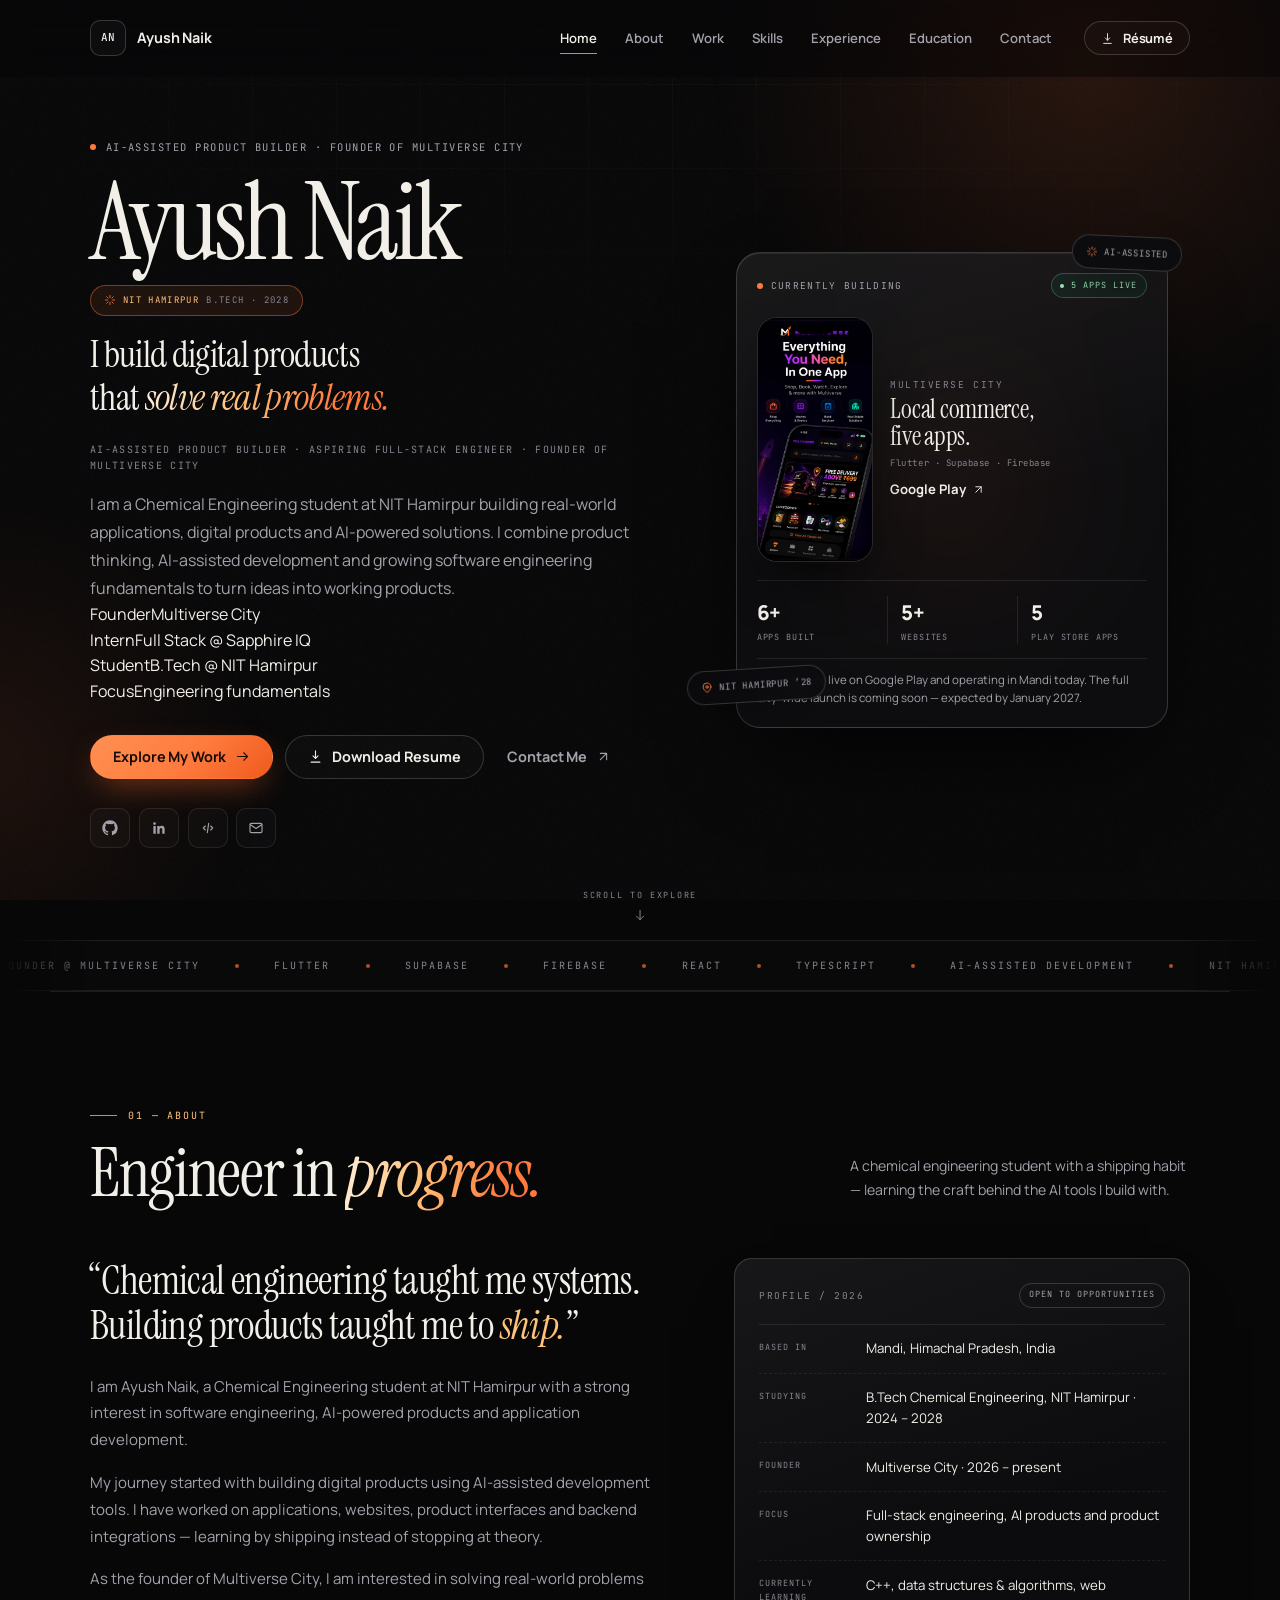
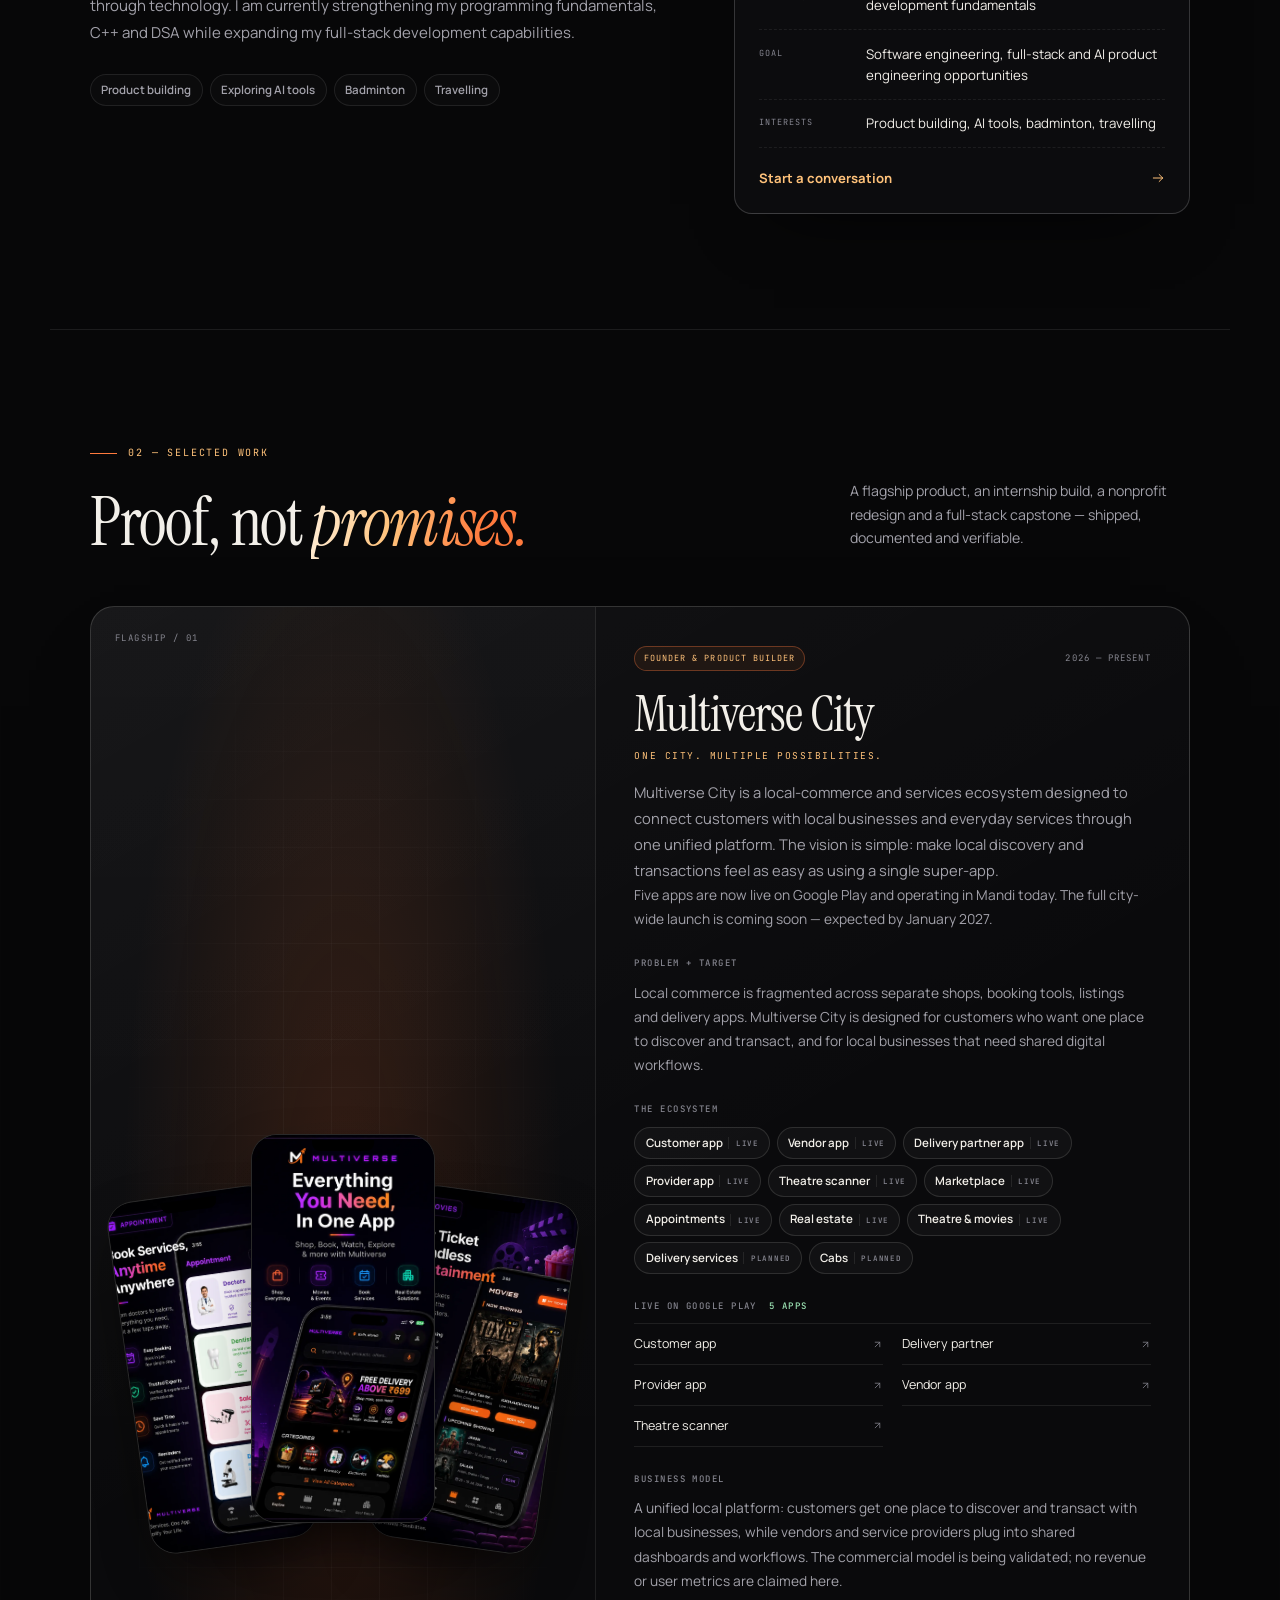
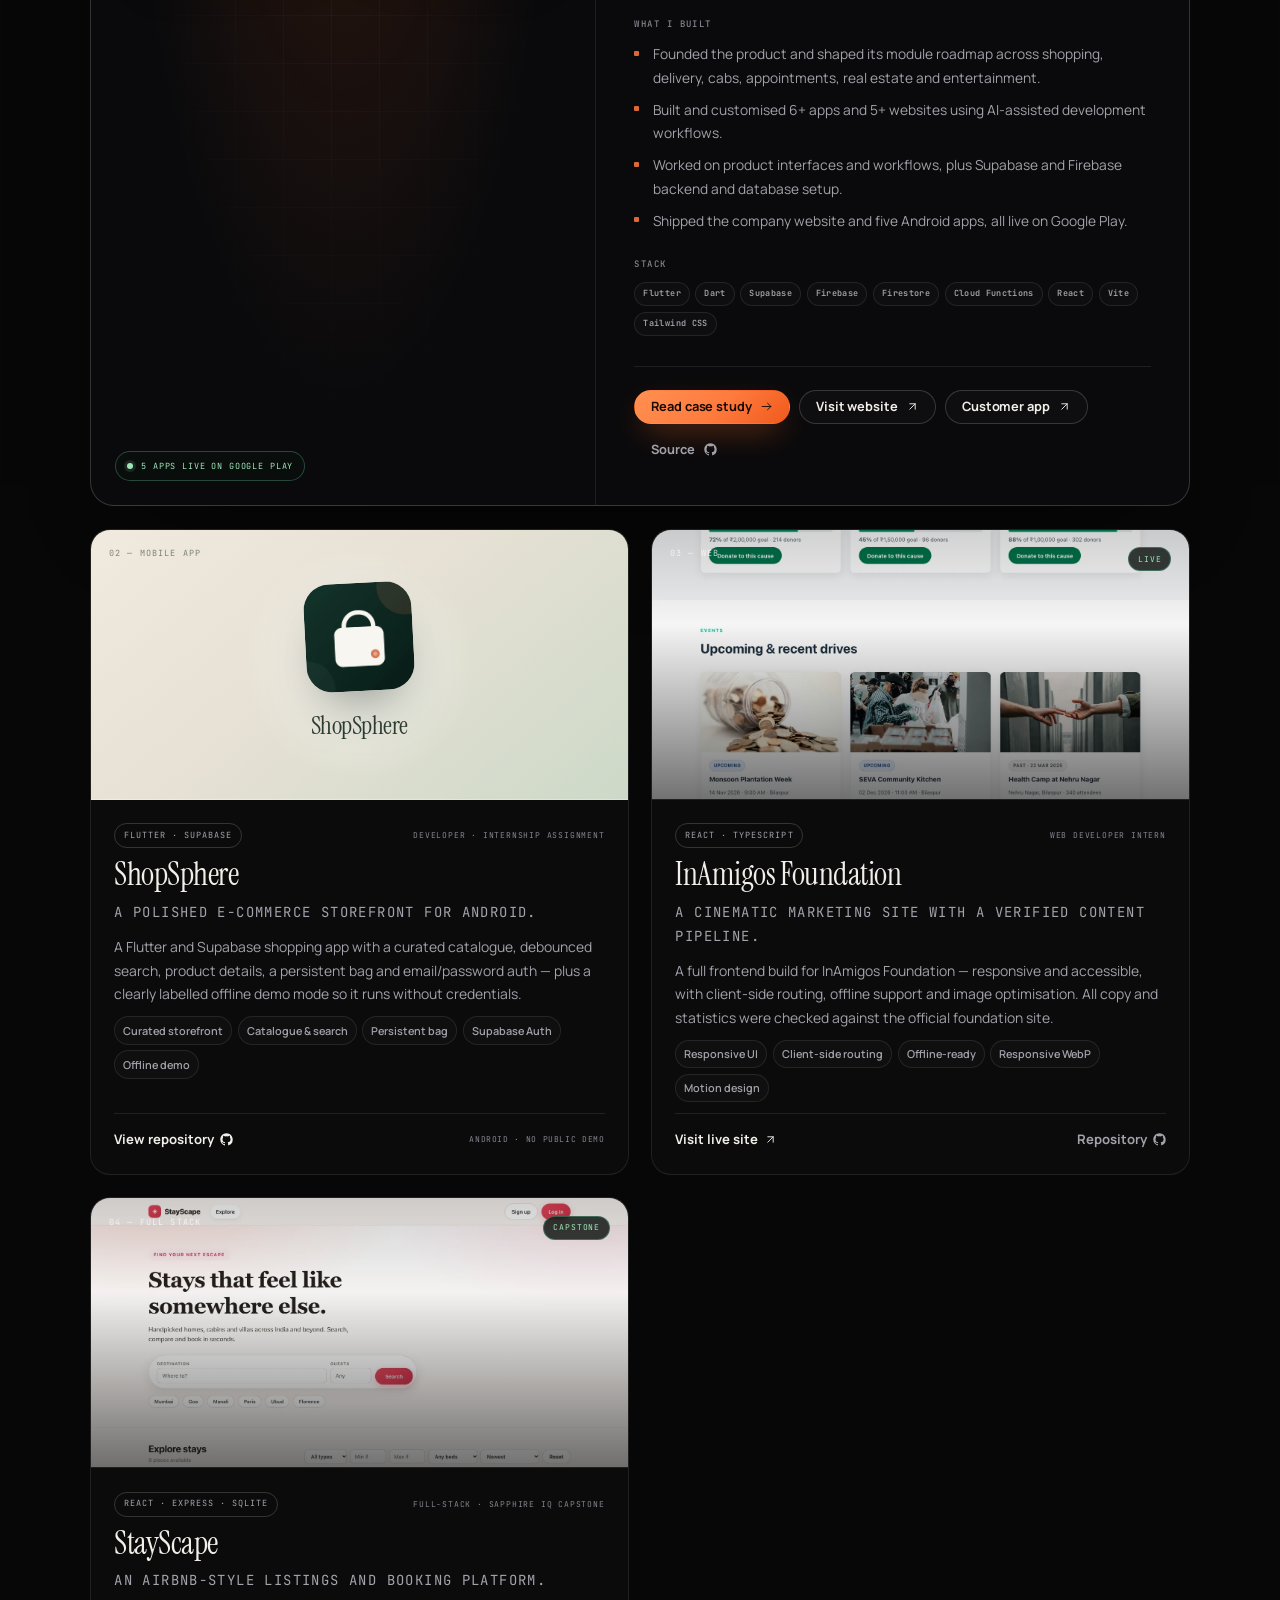
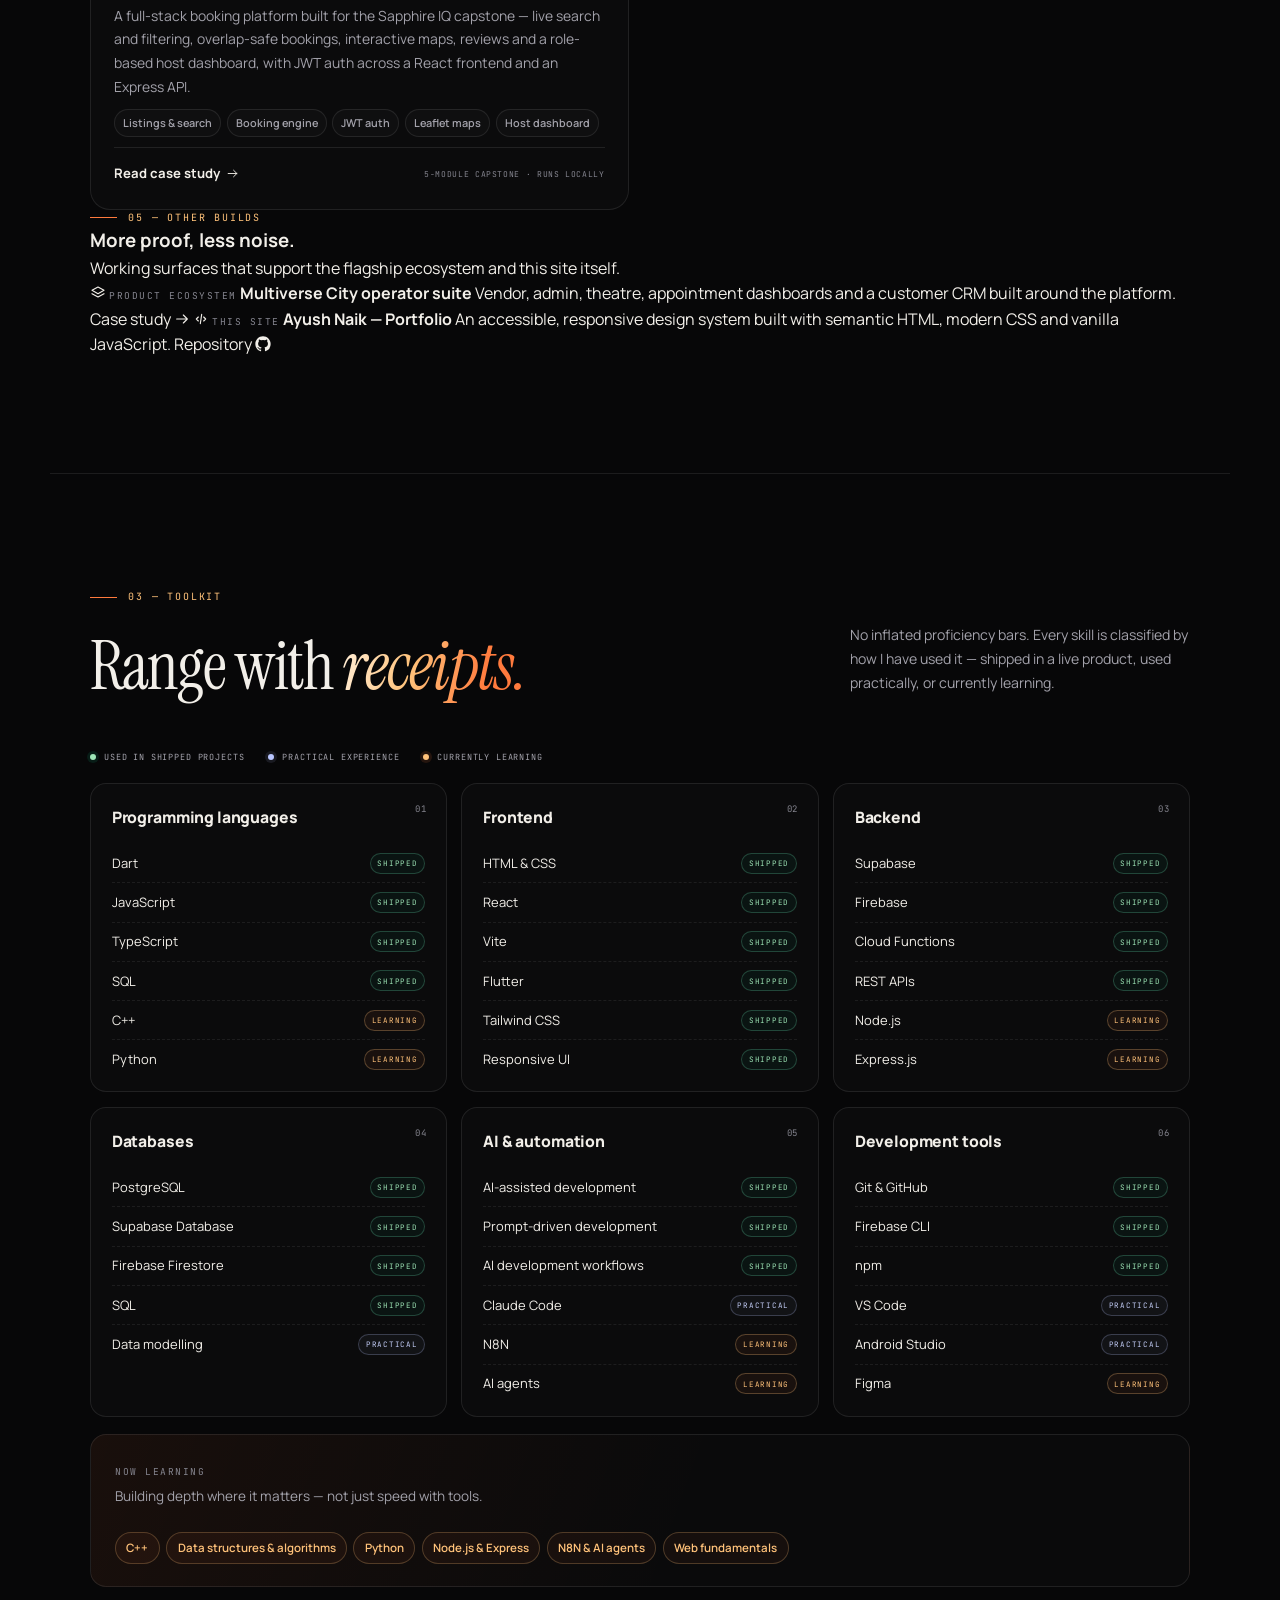
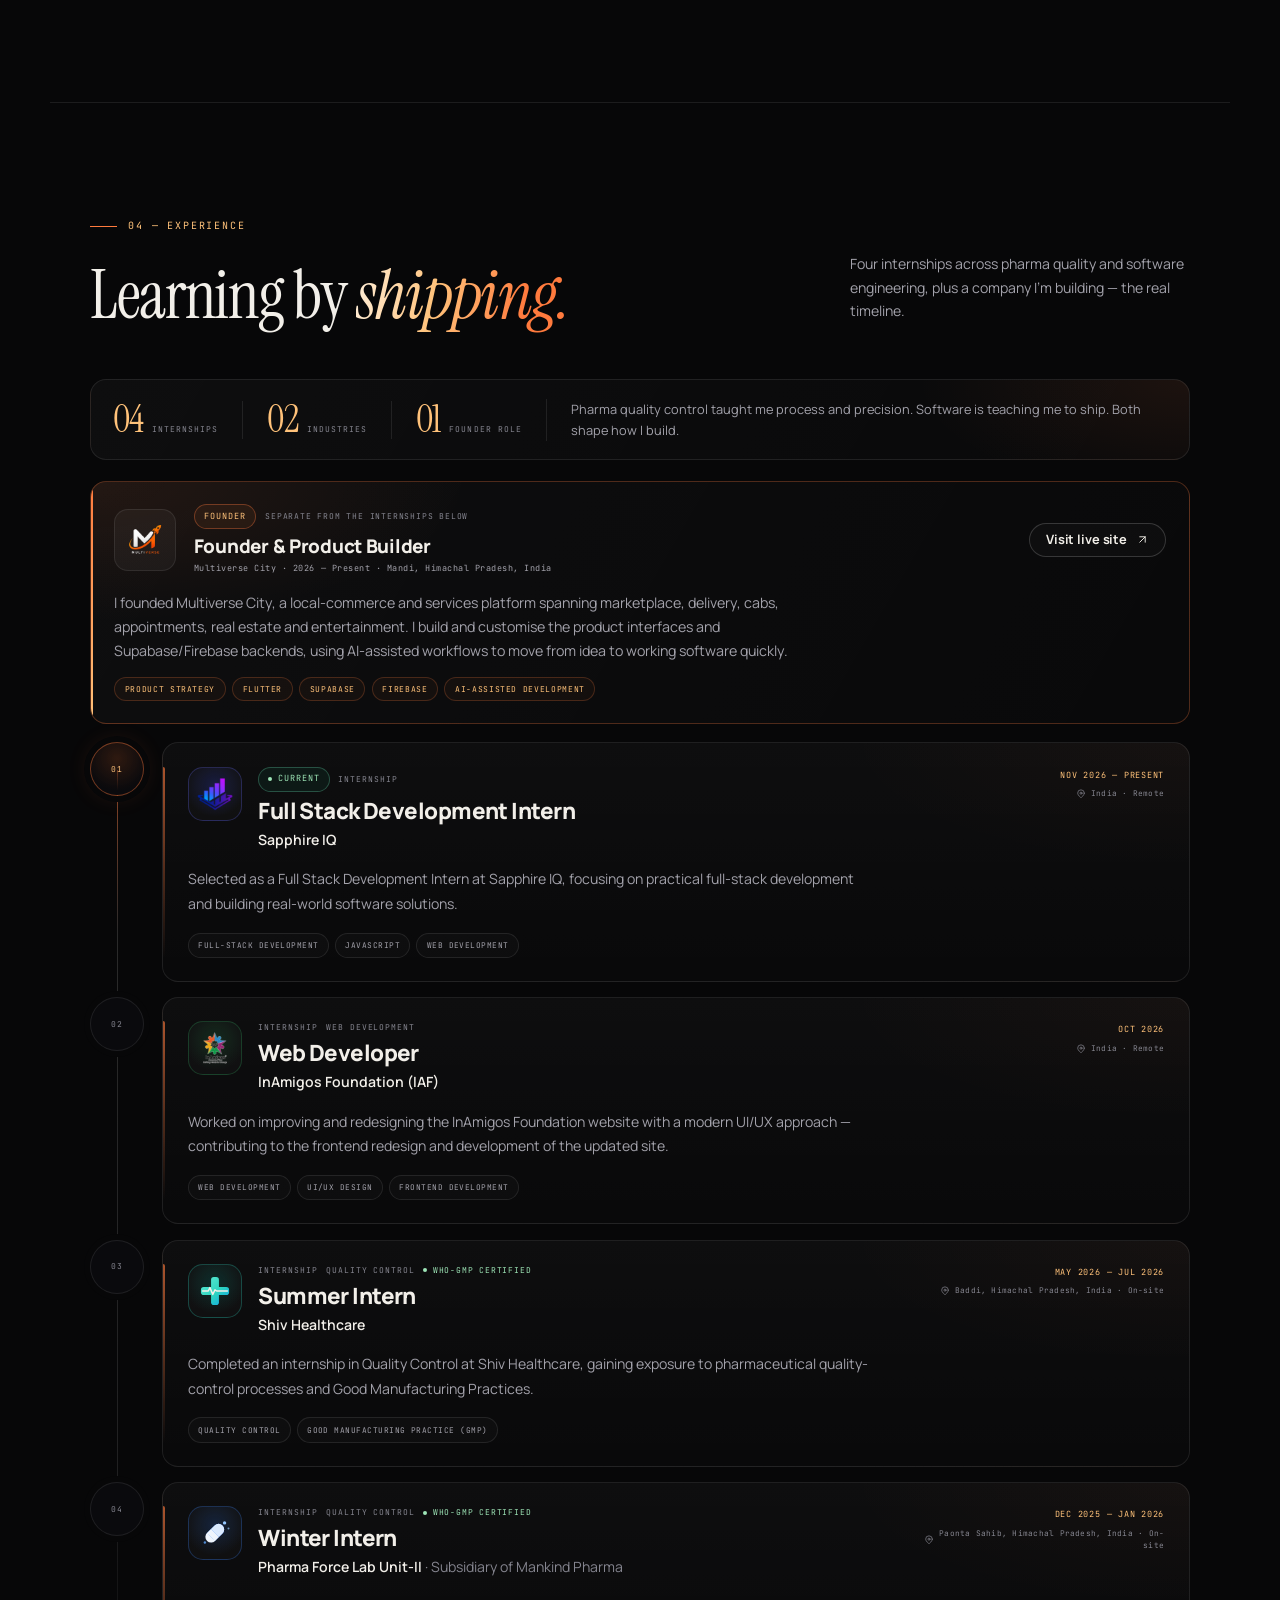
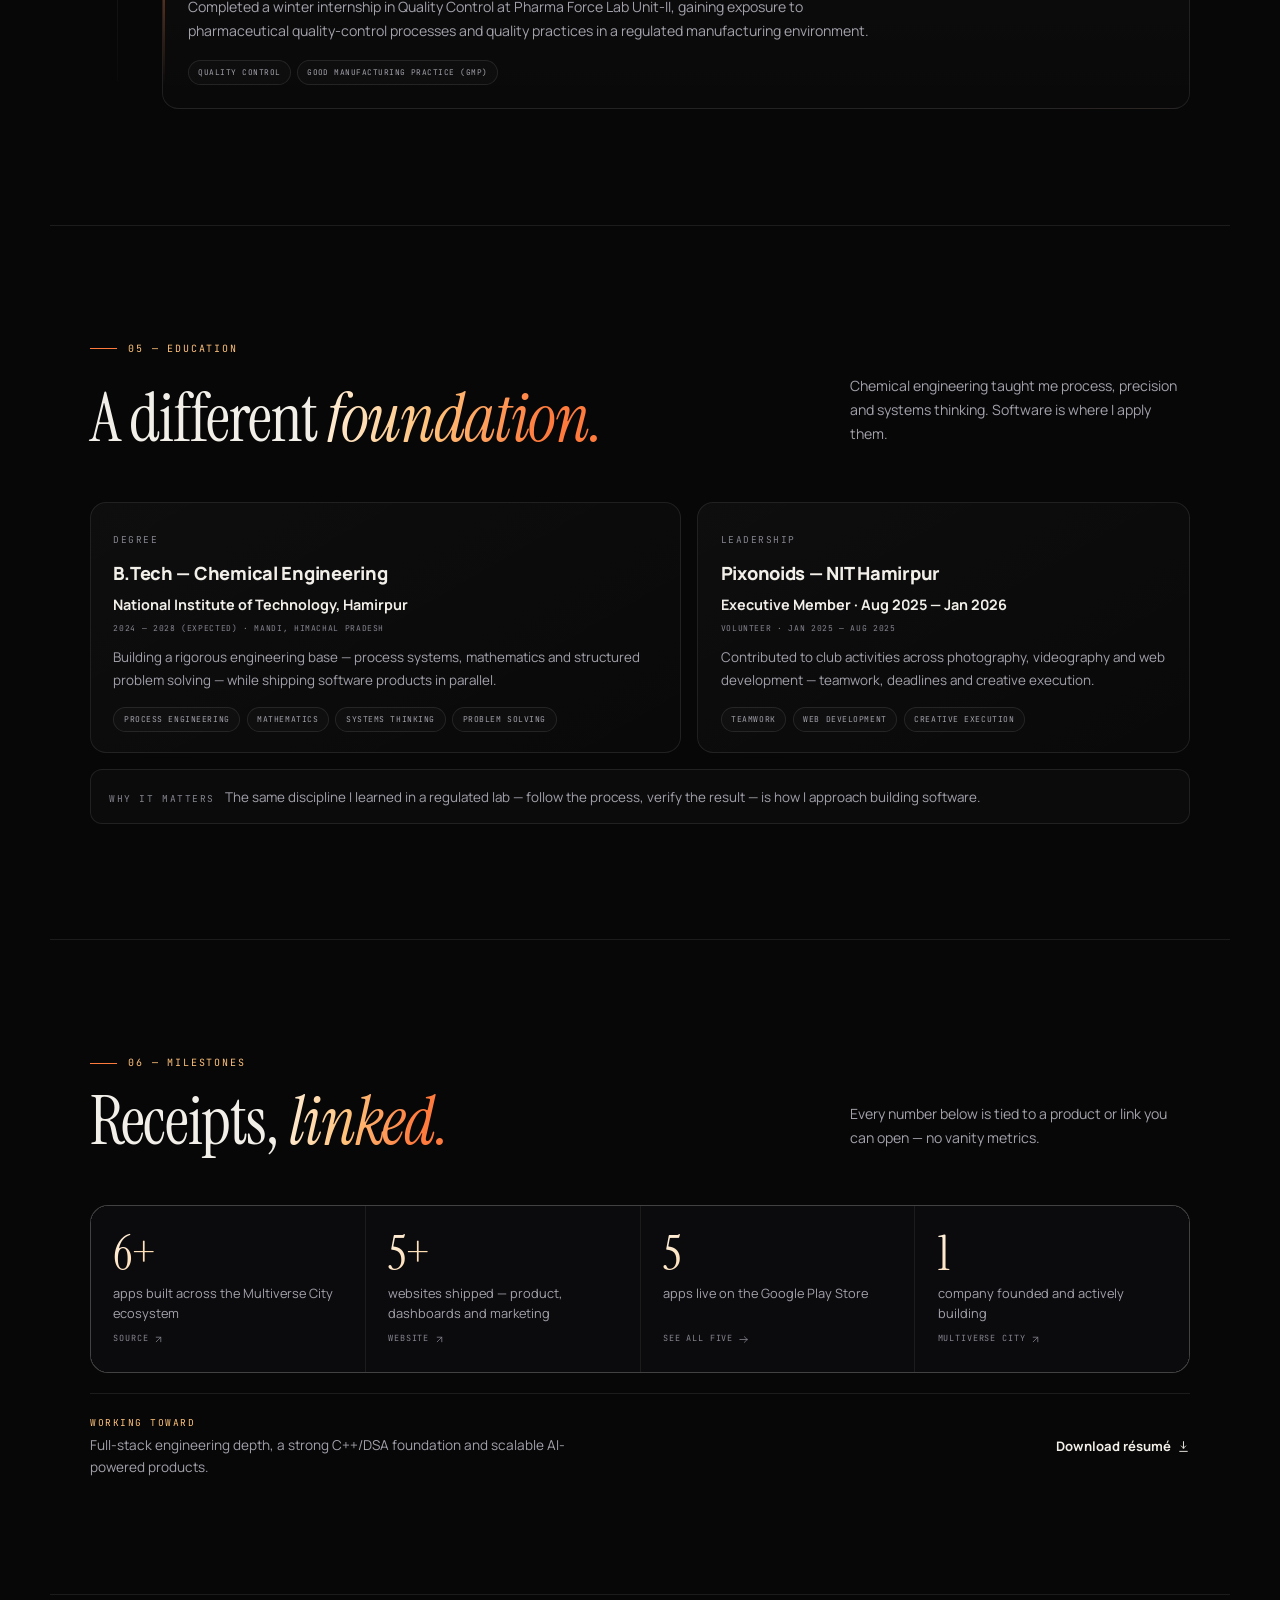
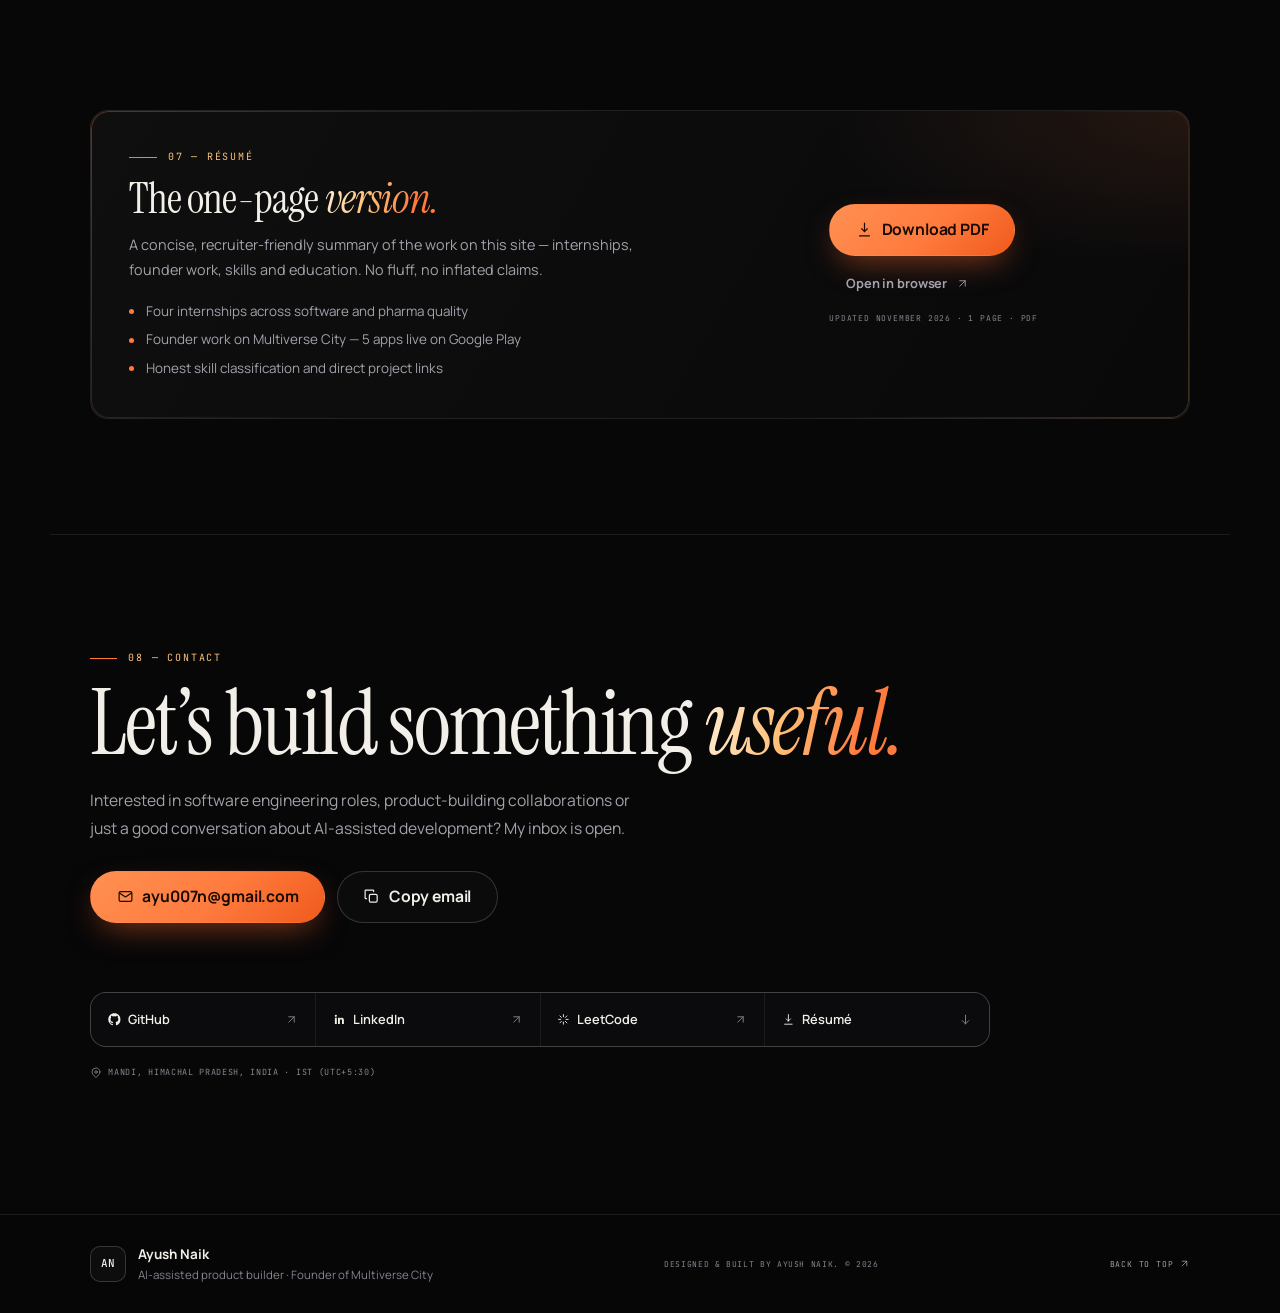
<file: index.html>
<!DOCTYPE html>
<html lang="en">
<head>
    <meta charset="UTF-8">
    <meta name="viewport" content="width=device-width, initial-scale=1.0">

    <title>Ayush Naik | AI-Assisted Product Builder &amp; Full-Stack Engineer</title>
    <meta name="description" content="Portfolio of Ayush Naik, Founder of Multiverse City and aspiring Full-Stack Engineer at NIT Hamirpur. Five apps live on Google Play. Explore projects, experience and skills.">
    <meta name="author" content="Ayush Naik">
    <meta name="keywords" content="Ayush Naik, AI-Assisted Product Builder, Full-Stack Engineer, Multiverse City, NIT Hamirpur, Flutter Developer, React Developer, Supabase, Firebase">
    <meta name="robots" content="index, follow">
    <link rel="canonical" href="https://ayush007naik.github.io/">

    <meta property="og:type" content="website">
    <meta property="og:locale" content="en_US">
    <meta property="og:url" content="https://ayush007naik.github.io/">
    <meta property="og:title" content="Ayush Naik | AI-Assisted Product Builder &amp; Full-Stack Engineer">
    <meta property="og:description" content="Founder of Multiverse City and aspiring Full-Stack Engineer at NIT Hamirpur. Five apps live on Google Play. Explore projects, experience and skills.">
    <meta property="og:image" content="https://ayush007naik.github.io/assets/og-cover.jpg">
    <meta property="og:image:type" content="image/jpeg">
    <meta property="og:image:width" content="1200">
    <meta property="og:image:height" content="630">
    <meta property="og:image:alt" content="Ayush Naik — AI-Assisted Product Builder. Founder of Multiverse City.">
    <meta property="og:site_name" content="Ayush Naik">
    <meta name="twitter:card" content="summary_large_image">
    <meta name="twitter:title" content="Ayush Naik | AI-Assisted Product Builder &amp; Full-Stack Engineer">
    <meta name="twitter:description" content="Founder of Multiverse City and aspiring Full-Stack Engineer at NIT Hamirpur. Five apps live on Google Play. Explore projects, experience and skills.">
    <meta name="twitter:image" content="https://ayush007naik.github.io/assets/og-cover.jpg">
    <meta name="twitter:image:alt" content="Ayush Naik — AI-Assisted Product Builder. Founder of Multiverse City.">

    <meta name="theme-color" content="#070708">
    <meta name="color-scheme" content="dark">

    <link rel="icon" type="image/svg+xml" href="assets/icons/favicon.svg">
    <link rel="apple-touch-icon" href="assets/icons/icon-180.png">
    <link rel="manifest" href="site.webmanifest">

    <link rel="preconnect" href="https://fonts.googleapis.com">
    <link rel="preconnect" href="https://fonts.gstatic.com" crossorigin>
    <link href="https://fonts.googleapis.com/css2?family=Instrument+Serif:ital@0;1&family=JetBrains+Mono:wght@400;500&family=Manrope:wght@400;500;600;700;800&display=swap" rel="stylesheet">
    <link rel="stylesheet" href="style.css">

    <script>document.documentElement.classList.add('js');</script>
    <noscript>
        <style>
            .nav-toggle { display: none !important; }
            .progress { display: none !important; }
            @media (max-width: 940px) {
                .nav { flex-wrap: wrap; padding-block: 0.85rem; }
                .nav-menu {
                    position: static;
                    max-height: none;
                    opacity: 1;
                    visibility: visible;
                    transform: none;
                    overflow: visible;
                    padding: 0;
                    background: transparent;
                    border: 0;
                    flex-direction: row;
                    flex-wrap: wrap;
                    align-items: center;
                    gap: 0.75rem 1.25rem;
                }
                .nav-links { flex-direction: row; flex-wrap: wrap; gap: 0.4rem 1.25rem; width: auto; }
                .nav-links li { border: 0; }
                .nav-link { padding: 0.35rem 0; font-size: 0.82rem; }
                .nav-cta { margin: 0; width: auto; }
            }
        </style>
    </noscript>

    <script type="application/ld+json">
    {
        "@context": "https://schema.org",
        "@type": "Person",
        "name": "Ayush Naik",
        "url": "https://ayush007naik.github.io/",
        "image": "https://ayush007naik.github.io/assets/icons/icon-512.png",
        "jobTitle": "AI-Assisted Product Builder & Aspiring Full-Stack Engineer",
        "description": "AI-assisted product builder, aspiring full-stack engineer and founder of Multiverse City. B.Tech Chemical Engineering student at NIT Hamirpur.",
        "email": "mailto:ayu007n@gmail.com",
        "address": {
            "@type": "PostalAddress",
            "addressLocality": "Mandi",
            "addressRegion": "Himachal Pradesh",
            "addressCountry": "IN"
        },
        "alumniOf": {
            "@type": "CollegeOrUniversity",
            "name": "National Institute of Technology, Hamirpur"
        },
        "worksFor": {
            "@type": "Organization",
            "name": "Sapphire IQ"
        },
        "founder": {
            "@type": "Organization",
            "name": "Multiverse City",
            "url": "https://multiversecity.com"
        },
        "sameAs": [
            "https://github.com/ayush007naik",
            "https://linkedin.com/in/ayush-naik-3298b635b",
            "https://leetcode.com/u/ayush007naik/",
            "https://multiversecity.com"
        ],
        "knowsAbout": ["Flutter", "Dart", "React", "TypeScript", "Supabase", "Firebase", "Full-Stack Development", "AI-Assisted Development"]
    }
    </script>
</head>
<body>
    <a class="skip-link" href="#main">Skip to content</a>

    <svg xmlns="http://www.w3.org/2000/svg" class="sprite" aria-hidden="true" focusable="false">
        <symbol id="i-github" viewBox="0 0 24 24"><path style="fill:currentColor;stroke:none" d="M12 .5C5.65.5.5 5.65.5 12c0 5.08 3.29 9.39 7.86 10.91.58.11.79-.25.79-.56 0-.28-.01-1.02-.02-2-3.2.7-3.88-1.54-3.88-1.54-.52-1.33-1.28-1.68-1.28-1.68-1.05-.72.08-.7.08-.7 1.16.08 1.77 1.19 1.77 1.19 1.03 1.77 2.7 1.26 3.36.96.1-.75.4-1.26.73-1.55-2.55-.29-5.23-1.28-5.23-5.7 0-1.26.45-2.29 1.19-3.1-.12-.29-.52-1.46.11-3.05 0 0 .97-.31 3.18 1.18a11.1 11.1 0 0 1 5.79 0c2.2-1.49 3.17-1.18 3.17-1.18.63 1.59.23 2.76.11 3.05.74.81 1.19 1.84 1.19 3.1 0 4.43-2.69 5.41-5.25 5.69.41.35.78 1.05.78 2.12 0 1.53-.01 2.76-.01 3.14 0 .31.21.68.8.56A11.51 11.51 0 0 0 23.5 12C23.5 5.65 18.35.5 12 .5Z"/></symbol>
        <symbol id="i-linkedin" viewBox="0 0 24 24"><path style="fill:currentColor;stroke:none" d="M20.45 20.45h-3.55v-5.57c0-1.33-.03-3.04-1.85-3.04-1.85 0-2.14 1.45-2.14 2.94v5.67H9.36V9h3.41v1.56h.05c.47-.9 1.63-1.85 3.36-1.85 3.59 0 4.25 2.36 4.25 5.43v6.31ZM5.34 7.43a2.06 2.06 0 1 1 0-4.12 2.06 2.06 0 0 1 0 4.12ZM7.12 20.45H3.56V9h3.56v11.45Z"/></symbol>
        <symbol id="i-mail" viewBox="0 0 24 24"><rect x="3" y="5" width="18" height="14" rx="2"/><path d="m3.5 7 8.5 5.7L20.5 7"/></symbol>
        <symbol id="i-arrow-up-right" viewBox="0 0 24 24"><path d="M7 17 17 7M7 7h10v10"/></symbol>
        <symbol id="i-arrow-right" viewBox="0 0 24 24"><path d="M4 12h16m0 0-6-6m6 6-6 6"/></symbol>
        <symbol id="i-arrow-down" viewBox="0 0 24 24"><path d="M12 4v16m0 0 6-6m-6 6-6-6"/></symbol>
        <symbol id="i-download" viewBox="0 0 24 24"><path d="M12 3v12m0 0 4-4m-4 4-4-4M5 21h14"/></symbol>
        <symbol id="i-copy" viewBox="0 0 24 24"><rect x="9" y="9" width="11" height="11" rx="2"/><path d="M5 15H4a1 1 0 0 1-1-1V4a1 1 0 0 1 1-1h10a1 1 0 0 1 1 1v1"/></symbol>
        <symbol id="i-check" viewBox="0 0 24 24"><path d="m20 6-11 11-5-5"/></symbol>
        <symbol id="i-pin" viewBox="0 0 24 24"><path d="M20 10c0 5-8 11-8 11S4 15 4 10a8 8 0 1 1 16 0Z"/><circle cx="12" cy="10" r="2.5"/></symbol>
        <symbol id="i-spark" viewBox="0 0 24 24"><path d="M12 3v4m0 10v4M3 12h4m10 0h4m-2.5-6.5-2.8 2.8m-7.4 7.4-2.8 2.8m0-13 2.8 2.8m7.4 7.4 2.8 2.8"/></symbol>
        <symbol id="i-code" viewBox="0 0 24 24"><path d="m8 9-3 3 3 3m8-6 3 3-3 3M13 5l-2 14"/></symbol>
        <symbol id="i-document" viewBox="0 0 24 24"><path d="M14 2H6a2 2 0 0 0-2 2v16a2 2 0 0 0 2 2h12a2 2 0 0 0 2-2V8Z"/><path d="M14 2v6h6M8 13h8M8 17h6"/></symbol>
        <symbol id="i-layers" viewBox="0 0 24 24"><path d="m12 3 9 5-9 5-9-5 9-5Z"/><path d="m3 13 9 5 9-5"/></symbol>
    </svg>

    <div class="progress" aria-hidden="true"><span id="progress-bar"></span></div>
    <div class="page-grid" aria-hidden="true"></div>
    <div class="page-glow" aria-hidden="true"><i></i><i></i></div>
    <div class="noise" aria-hidden="true"></div>

    <header class="site-header" id="site-header">
        <nav class="nav container" aria-label="Primary navigation">
            <a class="brand" href="#top">
                <span class="brand-mark" aria-hidden="true">AN</span>
                <span class="brand-name">Ayush Naik</span>
                <span class="sr-only">— back to top</span>
            </a>

            <button class="nav-toggle" id="nav-toggle" type="button" aria-expanded="false" aria-controls="nav-menu" aria-label="Open navigation menu">
                <span></span><span></span>
            </button>

            <div class="nav-menu" id="nav-menu">
                <ul class="nav-links">
                    <li><a class="nav-link" href="#top">Home</a></li>
                    <li><a class="nav-link" href="#about">About</a></li>
                    <li><a class="nav-link" href="#work">Work</a></li>
                    <li><a class="nav-link" href="#skills">Skills</a></li>
                    <li><a class="nav-link" href="#experience">Experience</a></li>
                    <li><a class="nav-link" href="#education">Education</a></li>
                    <li><a class="nav-link" href="#contact">Contact</a></li>
                </ul>
                <a class="btn btn-small btn-outline nav-cta" href="resume.pdf" download="Ayush_Naik_Resume.pdf">
                    <svg class="icon" aria-hidden="true"><use href="#i-download"/></svg>
                    Résumé
                </a>
            </div>
        </nav>
    </header>

    <main id="main">
        <section class="hero container" id="top" aria-labelledby="hero-title">
            <div class="hero-copy">
                <p class="eyebrow">
                    <span class="status-dot" aria-hidden="true"></span>
                    AI-Assisted Product Builder · Founder of Multiverse City
                </p>

                <h1 class="hero-title" id="hero-title">
                    <span class="hero-name">Ayush Naik</span>
                    <span class="hero-school">
                        <svg class="icon" aria-hidden="true"><use href="#i-spark"/></svg>
                        NIT Hamirpur
                        <span class="hero-school-meta">B.Tech · 2028</span>
                    </span>
                </h1>

                <p class="hero-line">I build digital products that <em>solve real problems.</em></p>

                <p class="hero-roles">AI-Assisted Product Builder · Aspiring Full-Stack Engineer · Founder of Multiverse City</p>

                <p class="hero-intro">
                    I am a Chemical Engineering student at NIT Hamirpur building real-world applications,
                    digital products and AI-powered solutions. I combine product thinking, AI-assisted
                    development and growing software engineering fundamentals to turn ideas into working products.
                </p>

                <ul class="hero-status" aria-label="Current status">
                    <li><span class="status-label">Founder</span><span>Multiverse City</span></li>
                    <li><span class="status-label">Intern</span><span>Full Stack @ Sapphire IQ</span></li>
                    <li><span class="status-label">Student</span><span>B.Tech @ NIT Hamirpur</span></li>
                    <li><span class="status-label">Focus</span><span>Engineering fundamentals</span></li>
                </ul>

                <div class="hero-actions">
                    <a class="btn btn-primary" href="#work">
                        Explore My Work
                        <svg class="icon" aria-hidden="true"><use href="#i-arrow-right"/></svg>
                    </a>
                    <a class="btn btn-outline" href="resume.pdf" download="Ayush_Naik_Resume.pdf">
                        <svg class="icon" aria-hidden="true"><use href="#i-download"/></svg>
                        Download Resume
                    </a>
                    <a class="btn btn-ghost" href="#contact">
                        Contact Me
                        <svg class="icon" aria-hidden="true"><use href="#i-arrow-up-right"/></svg>
                    </a>
                </div>

                <div class="hero-socials" aria-label="Social links">
                    <a href="https://github.com/ayush007naik" target="_blank" rel="noopener noreferrer" aria-label="GitHub profile">
                        <svg class="icon" aria-hidden="true"><use href="#i-github"/></svg>
                    </a>
                    <a href="https://linkedin.com/in/ayush-naik-3298b635b" target="_blank" rel="noopener noreferrer" aria-label="LinkedIn profile">
                        <svg class="icon" aria-hidden="true"><use href="#i-linkedin"/></svg>
                    </a>
                    <a href="https://leetcode.com/u/ayush007naik/" target="_blank" rel="noopener noreferrer" aria-label="LeetCode profile">
                        <svg class="icon" aria-hidden="true"><use href="#i-code"/></svg>
                    </a>
                    <a href="mailto:ayu007n@gmail.com" aria-label="Email Ayush Naik">
                        <svg class="icon" aria-hidden="true"><use href="#i-mail"/></svg>
                    </a>
                </div>
            </div>

            <div class="hero-visual" aria-label="Current project at a glance">
                <div class="hero-orb" aria-hidden="true"></div>

                <div class="build-card spotlight reveal" style="--d: 120ms">
                    <div class="build-head">
                        <span class="build-label"><span class="pulse-dot" aria-hidden="true"></span> Currently building</span>
                        <span class="tag tag-live">5 apps live</span>
                    </div>

                    <div class="build-body">
                        <div class="phone phone-small" aria-hidden="true">
                            <span class="phone-notch"></span>
                            <img src="assets/work/mv-marketplace.webp" alt="" width="941" height="1672" fetchpriority="high" decoding="async">
                        </div>

                        <div class="build-info">
                            <span class="mono-label">Multiverse City</span>
                            <strong>Local commerce,<br>five apps.</strong>
                            <span class="build-stack">Flutter · Supabase · Firebase</span>
                            <a class="text-link" href="https://play.google.com/store/apps/details?id=com.ayush.multiverse.multiverses" target="_blank" rel="noopener noreferrer">
                                Google Play
                                <svg class="icon" aria-hidden="true"><use href="#i-arrow-up-right"/></svg>
                            </a>
                        </div>
                    </div>

                    <div class="build-stats">
                        <div><strong>6+</strong><span>apps built</span></div>
                        <div><strong>5+</strong><span>websites</span></div>
                        <div><strong>5</strong><span>Play Store apps</span></div>
                    </div>
                    <p class="build-note">Five apps are live on Google Play and operating in Mandi today. The full city-wide launch is coming soon — expected by January 2027.</p>
                </div>

                <span class="float-chip float-chip-a" aria-hidden="true">
                    <svg class="icon" aria-hidden="true"><use href="#i-spark"/></svg>
                    AI-assisted
                </span>
                <span class="float-chip float-chip-b" aria-hidden="true">
                    <svg class="icon" aria-hidden="true"><use href="#i-pin"/></svg>
                    NIT Hamirpur ’28
                </span>
            </div>

            <a class="scroll-cue" href="#about">
                <span>Scroll to explore<span class="sr-only"> the about section</span></span>
                <svg class="icon" aria-hidden="true"><use href="#i-arrow-down"/></svg>
            </a>
        </section>

        <div class="ticker" aria-hidden="true">
            <div class="ticker-track">
                <span>Founder @ Multiverse City</span><i></i>
                <span>Flutter</span><i></i>
                <span>Supabase</span><i></i>
                <span>Firebase</span><i></i>
                <span>React</span><i></i>
                <span>TypeScript</span><i></i>
                <span>AI-Assisted Development</span><i></i>
                <span>NIT Hamirpur</span><i></i>
                <span>Founder @ Multiverse City</span><i></i>
                <span>Flutter</span><i></i>
                <span>Supabase</span><i></i>
                <span>Firebase</span><i></i>
                <span>React</span><i></i>
                <span>TypeScript</span><i></i>
                <span>AI-Assisted Development</span><i></i>
                <span>NIT Hamirpur</span><i></i>
            </div>
        </div>

        <section class="section container" id="about" aria-labelledby="about-title">
            <div class="section-head">
                <p class="section-eyebrow">01 — About</p>
                <div class="section-head-row">
                    <h2 class="section-title" id="about-title">Engineer in <em>progress.</em></h2>
                    <p class="section-note">A chemical engineering student with a shipping habit — learning the craft behind the AI tools I build with.</p>
                </div>
            </div>

            <div class="about-grid">
                <div class="about-lead reveal">
                    <p class="about-quote">“Chemical engineering taught me systems. Building products taught me to <em>ship.</em>”</p>
                    <div class="about-copy">
                        <p>
                            I am Ayush Naik, a Chemical Engineering student at NIT Hamirpur with a strong
                            interest in software engineering, AI-powered products and application development.
                        </p>
                        <p>
                            My journey started with building digital products using AI-assisted development
                            tools. I have worked on applications, websites, product interfaces and backend
                            integrations — learning by shipping instead of stopping at theory.
                        </p>
                        <p>
                            As the founder of Multiverse City, I am interested in solving real-world problems
                            through technology. I am currently strengthening my programming fundamentals, C++
                            and DSA while expanding my full-stack development capabilities.
                        </p>
                    </div>
                    <div class="interest-row" aria-label="Interests">
                        <span>Product building</span>
                        <span>Exploring AI tools</span>
                        <span>Badminton</span>
                        <span>Travelling</span>
                    </div>
                </div>

                <aside class="dossier reveal" style="--d: 100ms" aria-label="Quick profile">
                    <div class="dossier-head">
                        <span class="mono-label">Profile / 2026</span>
                        <span class="tag">Open to opportunities</span>
                    </div>
                    <dl class="dossier-list">
                        <div>
                            <dt>Based in</dt>
                            <dd>Mandi, Himachal Pradesh, India</dd>
                        </div>
                        <div>
                            <dt>Studying</dt>
                            <dd>B.Tech Chemical Engineering, NIT Hamirpur · 2024 – 2028</dd>
                        </div>
                        <div>
                            <dt>Founder</dt>
                            <dd>Multiverse City · 2026 – present</dd>
                        </div>
                        <div>
                            <dt>Focus</dt>
                            <dd>Full-stack engineering, AI products and product ownership</dd>
                        </div>
                        <div>
                            <dt>Currently learning</dt>
                            <dd>C++, data structures &amp; algorithms, web development fundamentals</dd>
                        </div>
                        <div>
                            <dt>Goal</dt>
                            <dd>Software engineering, full-stack and AI product engineering opportunities</dd>
                        </div>
                        <div>
                            <dt>Interests</dt>
                            <dd>Product building, AI tools, badminton, travelling</dd>
                        </div>
                    </dl>
                    <a class="dossier-link" href="#contact">
                        Start a conversation
                        <svg class="icon" aria-hidden="true"><use href="#i-arrow-right"/></svg>
                    </a>
                </aside>
            </div>
        </section>

        <section class="section container" id="work" aria-labelledby="work-title">
            <div class="section-head">
                <p class="section-eyebrow">02 — Selected work</p>
                <div class="section-head-row">
                    <h2 class="section-title" id="work-title">Proof, not <em>promises.</em></h2>
                    <p class="section-note">A flagship product, an internship build, a nonprofit redesign and a full-stack capstone — shipped, documented and verifiable.</p>
                </div>
            </div>

            <article class="feature-card reveal" aria-labelledby="mv-title">
                <div class="feature-visual">
                    <p class="feature-visual-label">Flagship / 01</p>
                    <div class="phone-fan" aria-hidden="true">
                        <div class="phone phone-a"><span class="phone-notch"></span><img src="assets/work/mv-appointments.webp" alt="" width="941" height="1672" loading="lazy" decoding="async"></div>
                        <div class="phone phone-b"><span class="phone-notch"></span><img src="assets/work/mv-marketplace.webp" alt="" width="941" height="1672" loading="lazy" decoding="async"></div>
                        <div class="phone phone-c"><span class="phone-notch"></span><img src="assets/work/mv-movies.webp" alt="" width="941" height="1672" loading="lazy" decoding="async"></div>
                    </div>
                    <span class="feature-badge"><span class="pulse-dot" aria-hidden="true"></span> 5 apps live on Google Play</span>
                </div>

                <div class="feature-body">
                    <div class="feature-topline">
                        <span class="tag tag-accent">Founder &amp; Product Builder</span>
                        <span class="feature-period">2026 — Present</span>
                    </div>
                    <h3 class="feature-title" id="mv-title">Multiverse City</h3>
                    <p class="feature-kicker">One city. Multiple possibilities.</p>

                    <p class="feature-text">
                        Multiverse City is a local-commerce and services ecosystem designed to connect
                        customers with local businesses and everyday services through one unified platform.
                        The vision is simple: make local discovery and transactions feel as easy as using
                        a single super-app.
                    </p>
                    <p class="feature-text small">
                        Five apps are now live on Google Play and operating in Mandi today. The full
                        city-wide launch is coming soon — expected by January 2027.
                    </p>

                    <div class="feature-block">
                        <h4>Problem + target</h4>
                        <p class="feature-text small">
                            Local commerce is fragmented across separate shops, booking tools, listings and
                            delivery apps. Multiverse City is designed for customers who want one place to
                            discover and transact, and for local businesses that need shared digital workflows.
                        </p>
                    </div>

                    <div class="feature-block">
                        <h4>The ecosystem</h4>
                        <ul class="module-list">
                            <li>Customer app <span>Live</span></li>
                            <li>Vendor app <span>Live</span></li>
                            <li>Delivery partner app <span>Live</span></li>
                            <li>Provider app <span>Live</span></li>
                            <li>Theatre scanner <span>Live</span></li>
                            <li>Marketplace <span>Live</span></li>
                            <li>Appointments <span>Live</span></li>
                            <li>Real estate <span>Live</span></li>
                            <li>Theatre &amp; movies <span>Live</span></li>
                            <li>Delivery services <span>Planned</span></li>
                            <li>Cabs <span>Planned</span></li>
                        </ul>
                    </div>

                    <div class="feature-block">
                        <h4>Live on Google Play <span class="feature-count">5 apps</span></h4>
                        <ul class="store-list">
                            <li><a href="https://play.google.com/store/apps/details?id=com.ayush.multiverse.multiverses" target="_blank" rel="noopener noreferrer"><span>Customer app</span><svg class="icon" aria-hidden="true"><use href="#i-arrow-up-right"/></svg></a></li>
                            <li><a href="https://play.google.com/store/apps/details?id=com.multiverse.delivery_partner" target="_blank" rel="noopener noreferrer"><span>Delivery partner</span><svg class="icon" aria-hidden="true"><use href="#i-arrow-up-right"/></svg></a></li>
                            <li><a href="https://play.google.com/store/apps/details?id=com.multiverse.appointment" target="_blank" rel="noopener noreferrer"><span>Provider app</span><svg class="icon" aria-hidden="true"><use href="#i-arrow-up-right"/></svg></a></li>
                            <li><a href="https://play.google.com/store/apps/details?id=com.ayush.multiverse.vendor" target="_blank" rel="noopener noreferrer"><span>Vendor app</span><svg class="icon" aria-hidden="true"><use href="#i-arrow-up-right"/></svg></a></li>
                            <li><a href="https://play.google.com/store/apps/details?id=com.multiverse.theatre.scanner" target="_blank" rel="noopener noreferrer"><span>Theatre scanner</span><svg class="icon" aria-hidden="true"><use href="#i-arrow-up-right"/></svg></a></li>
                        </ul>
                    </div>

                    <div class="feature-block">
                        <h4>Business model</h4>
                        <p class="feature-text small">
                            A unified local platform: customers get one place to discover and transact with
                            local businesses, while vendors and service providers plug into shared dashboards
                            and workflows. The commercial model is being validated; no revenue or user metrics
                            are claimed here.
                        </p>
                    </div>

                    <div class="feature-block">
                        <h4>What I built</h4>
                        <ul class="build-list">
                            <li>Founded the product and shaped its module roadmap across shopping, delivery, cabs, appointments, real estate and entertainment.</li>
                            <li>Built and customised 6+ apps and 5+ websites using AI-assisted development workflows.</li>
                            <li>Worked on product interfaces and workflows, plus Supabase and Firebase backend and database setup.</li>
                            <li>Shipped the company website and five Android apps, all live on Google Play.</li>
                        </ul>
                    </div>

                    <div class="feature-block">
                        <h4>Stack</h4>
                        <ul class="stack-list">
                            <li>Flutter</li><li>Dart</li><li>Supabase</li><li>Firebase</li><li>Firestore</li><li>Cloud Functions</li><li>React</li><li>Vite</li><li>Tailwind CSS</li>
                        </ul>
                    </div>

                    <div class="feature-actions">
                        <a class="btn btn-primary btn-small" href="work/multiverse-city.html">
                            Read case study
                            <svg class="icon" aria-hidden="true"><use href="#i-arrow-right"/></svg>
                        </a>
                        <a class="btn btn-outline btn-small" href="https://multiversecity.com" target="_blank" rel="noopener noreferrer">
                            Visit website
                            <svg class="icon" aria-hidden="true"><use href="#i-arrow-up-right"/></svg>
                        </a>
                        <a class="btn btn-outline btn-small" href="https://play.google.com/store/apps/details?id=com.ayush.multiverse.multiverses" target="_blank" rel="noopener noreferrer">
                            Customer app
                            <svg class="icon" aria-hidden="true"><use href="#i-arrow-up-right"/></svg>
                        </a>
                        <a class="btn btn-ghost btn-small" href="https://github.com/ayush007naik/multiverse-app" target="_blank" rel="noopener noreferrer">
                            Source
                            <svg class="icon" aria-hidden="true"><use href="#i-github"/></svg>
                        </a>
                    </div>
                </div>
            </article>

            <div class="project-grid">
                <article class="project-card reveal" aria-labelledby="shopsphere-title">
                    <div class="project-visual project-visual-cream">
                        <span class="project-num">02 — Mobile app</span>
                        <div class="shopsphere-art" aria-hidden="true">
                            <span class="shopsphere-halo"></span>
                            <img src="assets/work/shopsphere.webp" alt="" width="1024" height="1024" loading="lazy" decoding="async">
                            <span class="shopsphere-wordmark">ShopSphere</span>
                        </div>
                    </div>
                    <div class="project-body">
                        <div class="project-topline">
                            <span class="tag">Flutter · Supabase</span>
                            <span class="project-state">Developer · Internship assignment</span>
                        </div>
                        <h3 id="shopsphere-title">ShopSphere</h3>
                        <p class="project-kicker">A polished e-commerce storefront for Android.</p>
                        <p>
                            A Flutter and Supabase shopping app with a curated catalogue, debounced
                            search, product details, a persistent bag and email/password auth — plus a
                            clearly labelled offline demo mode so it runs without credentials.
                        </p>
                        <ul class="mini-list">
                            <li>Curated storefront</li>
                            <li>Catalogue &amp; search</li>
                            <li>Persistent bag</li>
                            <li>Supabase Auth</li>
                            <li>Offline demo</li>
                        </ul>
                        <div class="project-actions">
                            <a class="text-link" href="https://github.com/ayush007naik/shopsphere" target="_blank" rel="noopener noreferrer">
                                View repository
                                <svg class="icon" aria-hidden="true"><use href="#i-github"/></svg>
                            </a>
                            <span class="project-meta">Android · No public demo</span>
                        </div>
                    </div>
                </article>

                <article class="project-card reveal" style="--d: 100ms" aria-labelledby="inamigos-title">
                    <div class="project-visual project-visual-image">
                        <span class="project-num">03 — Web</span>
                        <img src="assets/work/inamigos.webp" alt="InAmigos Foundation website — cinematic hero section" width="1440" height="900" loading="lazy" decoding="async">
                        <span class="project-badge">Live</span>
                    </div>
                    <div class="project-body">
                        <div class="project-topline">
                            <span class="tag">React · TypeScript</span>
                            <span class="project-state">Web Developer Intern</span>
                        </div>
                        <h3 id="inamigos-title">InAmigos Foundation</h3>
                        <p class="project-kicker">A cinematic marketing site with a verified content pipeline.</p>
                        <p>
                            A full frontend build for InAmigos Foundation — responsive and accessible,
                            with client-side routing, offline support and image optimisation. All copy
                            and statistics were checked against the official foundation site.
                        </p>
                        <ul class="mini-list">
                            <li>Responsive UI</li>
                            <li>Client-side routing</li>
                            <li>Offline-ready</li>
                            <li>Responsive WebP</li>
                            <li>Motion design</li>
                        </ul>
                        <div class="project-actions">
                            <a class="text-link" href="https://ayush007naik.github.io/inamigos-foundation/" target="_blank" rel="noopener noreferrer">
                                Visit live site
                                <svg class="icon" aria-hidden="true"><use href="#i-arrow-up-right"/></svg>
                            </a>
                            <a class="text-link text-link-muted" href="https://github.com/ayush007naik/inamigos-foundation" target="_blank" rel="noopener noreferrer">
                                Repository
                                <svg class="icon" aria-hidden="true"><use href="#i-github"/></svg>
                            </a>
                        </div>
                    </div>
                </article>

                <article class="project-card reveal" style="--d: 200ms" aria-labelledby="stayscape-title">
                    <div class="project-visual project-visual-image">
                        <span class="project-num">04 — Full stack</span>
                        <img src="assets/work/stayscape.webp" alt="StayScape Airbnb-style listings and booking platform homepage with destination search" width="1440" height="900" loading="lazy" decoding="async">
                        <span class="project-badge">Capstone</span>
                    </div>
                    <div class="project-body">
                        <div class="project-topline">
                            <span class="tag">React · Express · SQLite</span>
                            <span class="project-state">Full-stack · Sapphire IQ capstone</span>
                        </div>
                        <h3 id="stayscape-title">StayScape</h3>
                        <p class="project-kicker">An Airbnb-style listings and booking platform.</p>
                        <p>
                            A full-stack booking platform built for the Sapphire IQ capstone — live
                            search and filtering, overlap-safe bookings, interactive maps, reviews and
                            a role-based host dashboard, with JWT auth across a React frontend and an
                            Express API.
                        </p>
                        <ul class="mini-list">
                            <li>Listings &amp; search</li>
                            <li>Booking engine</li>
                            <li>JWT auth</li>
                            <li>Leaflet maps</li>
                            <li>Host dashboard</li>
                        </ul>
                        <div class="project-actions">
                            <a class="text-link" href="work/stayscape.html">
                                Read case study
                                <svg class="icon" aria-hidden="true"><use href="#i-arrow-right"/></svg>
                            </a>
                            <span class="project-meta">5-module capstone · Runs locally</span>
                        </div>
                    </div>
                </article>
            </div>

            <article class="more-projects reveal" aria-labelledby="more-title">
                <div class="more-projects-head">
                    <div>
                        <p class="section-eyebrow">05 — Other builds</p>
                        <h3 class="more-projects-title" id="more-title">More proof, less noise.</h3>
                    </div>
                    <p class="more-projects-note">Working surfaces that support the flagship ecosystem and this site itself.</p>
                </div>

                <div class="more-projects-grid">
                    <a class="more-project" href="work/multiverse-city.html">
                        <span class="more-project-icon" aria-hidden="true"><svg class="icon"><use href="#i-layers"/></svg></span>
                        <span class="more-project-copy">
                            <span class="mono-label">Product ecosystem</span>
                            <strong>Multiverse City operator suite</strong>
                            <span>Vendor, admin, theatre, appointment dashboards and a customer CRM built around the platform.</span>
                        </span>
                        <span class="more-project-link">Case study <svg class="icon" aria-hidden="true"><use href="#i-arrow-right"/></svg></span>
                    </a>

                    <a class="more-project" href="https://github.com/ayush007naik/ayush007naik.github.io" target="_blank" rel="noopener noreferrer">
                        <span class="more-project-icon" aria-hidden="true"><svg class="icon"><use href="#i-code"/></svg></span>
                        <span class="more-project-copy">
                            <span class="mono-label">This site</span>
                            <strong>Ayush Naik — Portfolio</strong>
                            <span>An accessible, responsive design system built with semantic HTML, modern CSS and vanilla JavaScript.</span>
                        </span>
                        <span class="more-project-link">Repository <svg class="icon" aria-hidden="true"><use href="#i-github"/></svg></span>
                    </a>
                </div>
            </article>
        </section>

        <section class="section container" id="skills" aria-labelledby="skills-title">
            <div class="section-head">
                <p class="section-eyebrow">03 — Toolkit</p>
                <div class="section-head-row">
                    <h2 class="section-title" id="skills-title">Range with <em>receipts.</em></h2>
                    <p class="section-note">No inflated proficiency bars. Every skill is classified by how I have used it — shipped in a live product, used practically, or currently learning.</p>
                </div>
            </div>

            <div class="skills-legend reveal" aria-label="Skill classification legend">
                <span><i class="legend-dot shipped" aria-hidden="true"></i>Used in shipped projects</span>
                <span><i class="legend-dot practical" aria-hidden="true"></i>Practical experience</span>
                <span><i class="legend-dot learning" aria-hidden="true"></i>Currently learning</span>
            </div>

            <div class="skills-grid">
                <article class="skill-card reveal">
                    <span class="skill-num">01</span>
                    <h3>Programming languages</h3>
                    <ul>
                        <li>Dart <span class="skill-tag shipped">Shipped</span></li>
                        <li>JavaScript <span class="skill-tag shipped">Shipped</span></li>
                        <li>TypeScript <span class="skill-tag shipped">Shipped</span></li>
                        <li>SQL <span class="skill-tag shipped">Shipped</span></li>
                        <li>C++ <span class="skill-tag learning">Learning</span></li>
                        <li>Python <span class="skill-tag learning">Learning</span></li>
                    </ul>
                </article>

                <article class="skill-card reveal" style="--d: 60ms">
                    <span class="skill-num">02</span>
                    <h3>Frontend</h3>
                    <ul>
                        <li>HTML &amp; CSS <span class="skill-tag shipped">Shipped</span></li>
                        <li>React <span class="skill-tag shipped">Shipped</span></li>
                        <li>Vite <span class="skill-tag shipped">Shipped</span></li>
                        <li>Flutter <span class="skill-tag shipped">Shipped</span></li>
                        <li>Tailwind CSS <span class="skill-tag shipped">Shipped</span></li>
                        <li>Responsive UI <span class="skill-tag shipped">Shipped</span></li>
                    </ul>
                </article>

                <article class="skill-card reveal" style="--d: 120ms">
                    <span class="skill-num">03</span>
                    <h3>Backend</h3>
                    <ul>
                        <li>Supabase <span class="skill-tag shipped">Shipped</span></li>
                        <li>Firebase <span class="skill-tag shipped">Shipped</span></li>
                        <li>Cloud Functions <span class="skill-tag shipped">Shipped</span></li>
                        <li>REST APIs <span class="skill-tag shipped">Shipped</span></li>
                        <li>Node.js <span class="skill-tag learning">Learning</span></li>
                        <li>Express.js <span class="skill-tag learning">Learning</span></li>
                    </ul>
                </article>

                <article class="skill-card reveal" style="--d: 120ms">
                    <span class="skill-num">04</span>
                    <h3>Databases</h3>
                    <ul>
                        <li>PostgreSQL <span class="skill-tag shipped">Shipped</span></li>
                        <li>Supabase Database <span class="skill-tag shipped">Shipped</span></li>
                        <li>Firebase Firestore <span class="skill-tag shipped">Shipped</span></li>
                        <li>SQL <span class="skill-tag shipped">Shipped</span></li>
                        <li>Data modelling <span class="skill-tag practical">Practical</span></li>
                    </ul>
                </article>

                <article class="skill-card reveal" style="--d: 180ms">
                    <span class="skill-num">05</span>
                    <h3>AI &amp; automation</h3>
                    <ul>
                        <li>AI-assisted development <span class="skill-tag shipped">Shipped</span></li>
                        <li>Prompt-driven development <span class="skill-tag shipped">Shipped</span></li>
                        <li>AI development workflows <span class="skill-tag shipped">Shipped</span></li>
                        <li>Claude Code <span class="skill-tag practical">Practical</span></li>
                        <li>N8N <span class="skill-tag learning">Learning</span></li>
                        <li>AI agents <span class="skill-tag learning">Learning</span></li>
                    </ul>
                </article>

                <article class="skill-card reveal" style="--d: 300ms">
                    <span class="skill-num">06</span>
                    <h3>Development tools</h3>
                    <ul>
                        <li>Git &amp; GitHub <span class="skill-tag shipped">Shipped</span></li>
                        <li>Firebase CLI <span class="skill-tag shipped">Shipped</span></li>
                        <li>npm <span class="skill-tag shipped">Shipped</span></li>
                        <li>VS Code <span class="skill-tag practical">Practical</span></li>
                        <li>Android Studio <span class="skill-tag practical">Practical</span></li>
                        <li>Figma <span class="skill-tag learning">Learning</span></li>
                    </ul>
                </article>
            </div>

            <div class="learning-band reveal">
                <div>
                    <span class="mono-label">Now learning</span>
                    <p>Building depth where it matters — not just speed with tools.</p>
                </div>
                <ul>
                    <li>C++</li>
                    <li>Data structures &amp; algorithms</li>
                    <li>Python</li>
                    <li>Node.js &amp; Express</li>
                    <li>N8N &amp; AI agents</li>
                    <li>Web fundamentals</li>
                </ul>
            </div>
        </section>

        <section class="section container" id="experience" aria-labelledby="experience-title">
            <div class="section-head">
                <p class="section-eyebrow">04 — Experience</p>
                <div class="section-head-row">
                    <h2 class="section-title" id="experience-title">Learning by <em>shipping.</em></h2>
                    <p class="section-note">Four internships across pharma quality and software engineering, plus a company I’m building — the real timeline.</p>
                </div>
            </div>

            <div class="experience-stats reveal">
                <div class="experience-stat">
                    <strong>04</strong>
                    <span>Internships</span>
                </div>
                <div class="experience-stat">
                    <strong>02</strong>
                    <span>Industries</span>
                </div>
                <div class="experience-stat">
                    <strong>01</strong>
                    <span>Founder role</span>
                </div>
                <p class="experience-stat-note">Pharma quality control taught me process and precision. Software is teaching me to ship. Both shape how I build.</p>
            </div>

            <article class="founder-card reveal">
                <div class="founder-head">
                    <div class="founder-logo">
                        <img src="assets/logos/multiverse-city.png" alt="Multiverse City logo" width="64" height="64" loading="lazy" decoding="async">
                    </div>
                    <div class="founder-title">
                        <p class="founder-kicker"><span class="tag tag-accent">Founder</span><span>Separate from the internships below</span></p>
                        <h3>Founder &amp; Product Builder</h3>
                        <p class="founder-org">Multiverse City · 2026 — Present · Mandi, Himachal Pradesh, India</p>
                    </div>
                    <a class="btn btn-outline btn-small" href="https://multiversecity.com" target="_blank" rel="noopener noreferrer">
                        Visit live site
                        <svg class="icon" aria-hidden="true"><use href="#i-arrow-up-right"/></svg>
                    </a>
                </div>
                <p class="founder-desc">I founded Multiverse City, a local-commerce and services platform spanning marketplace, delivery, cabs, appointments, real estate and entertainment. I build and customise the product interfaces and Supabase/Firebase backends, using AI-assisted workflows to move from idea to working software quickly.</p>
                <ul class="founder-tags" aria-label="Founder role focus areas">
                    <li>Product strategy</li>
                    <li>Flutter</li>
                    <li>Supabase</li>
                    <li>Firebase</li>
                    <li>AI-assisted development</li>
                </ul>
            </article>

            <ol class="timeline">
                <li class="timeline-item timeline-item-current reveal">
                    <div class="timeline-marker" aria-hidden="true"><span>01</span></div>
                    <article class="timeline-card">
                        <div class="timeline-head">
                            <div class="timeline-logo logo-sapphire">
                                <img src="assets/logos/sapphire-iq.png" alt="Sapphire IQ logo" width="54" height="54" loading="lazy" decoding="async">
                            </div>
                            <div class="timeline-title">
                                <p class="timeline-kicker"><span class="tag tag-live">Current</span><span class="timeline-kind">Internship</span></p>
                                <h3>Full Stack Development Intern</h3>
                                <p class="timeline-org">Sapphire IQ</p>
                            </div>
                            <div class="timeline-meta">
                                <span class="timeline-date">Nov 2026 — Present</span>
                                <span class="timeline-place"><svg class="icon" aria-hidden="true"><use href="#i-pin"/></svg>India · Remote</span>
                            </div>
                        </div>
                        <p class="timeline-desc">Selected as a Full Stack Development Intern at Sapphire IQ, focusing on practical full-stack development and building real-world software solutions.</p>
                        <ul class="timeline-skills" aria-label="Skills used in this role">
                            <li>Full-Stack Development</li>
                            <li>JavaScript</li>
                            <li>Web Development</li>
                        </ul>
                    </article>
                </li>

                <li class="timeline-item reveal" style="--d: 60ms">
                    <div class="timeline-marker" aria-hidden="true"><span>02</span></div>
                    <article class="timeline-card">
                        <div class="timeline-head">
                            <div class="timeline-logo logo-inamigos">
                                <img src="assets/logos/inamigos.png" alt="InAmigos Foundation logo" width="54" height="54" loading="lazy" decoding="async">
                            </div>
                            <div class="timeline-title">
                                <p class="timeline-kicker"><span class="timeline-kind">Internship</span><span class="timeline-kind">Web development</span></p>
                                <h3>Web Developer</h3>
                                <p class="timeline-org">InAmigos Foundation (IAF)</p>
                            </div>
                            <div class="timeline-meta">
                                <span class="timeline-date">Oct 2026</span>
                                <span class="timeline-place"><svg class="icon" aria-hidden="true"><use href="#i-pin"/></svg>India · Remote</span>
                            </div>
                        </div>
                        <p class="timeline-desc">Worked on improving and redesigning the InAmigos Foundation website with a modern UI/UX approach — contributing to the frontend redesign and development of the updated site.</p>
                        <ul class="timeline-skills" aria-label="Skills used in this role">
                            <li>Web Development</li>
                            <li>UI/UX Design</li>
                            <li>Frontend Development</li>
                        </ul>
                    </article>
                </li>

                <li class="timeline-item reveal" style="--d: 120ms">
                    <div class="timeline-marker" aria-hidden="true"><span>03</span></div>
                    <article class="timeline-card">
                        <div class="timeline-head">
                            <div class="timeline-logo logo-shiv">
                                <img src="assets/logos/shiv-healthcare.svg" alt="Shiv Healthcare logo" width="54" height="54" loading="lazy" decoding="async">
                            </div>
                            <div class="timeline-title">
                                <p class="timeline-kicker"><span class="timeline-kind">Internship</span><span class="timeline-kind">Quality Control</span><span class="timeline-note">WHO-GMP certified</span></p>
                                <h3>Summer Intern</h3>
                                <p class="timeline-org">Shiv Healthcare</p>
                            </div>
                            <div class="timeline-meta">
                                <span class="timeline-date">May 2026 — Jul 2026</span>
                                <span class="timeline-place"><svg class="icon" aria-hidden="true"><use href="#i-pin"/></svg>Baddi, Himachal Pradesh, India · On-site</span>
                            </div>
                        </div>
                        <p class="timeline-desc">Completed an internship in Quality Control at Shiv Healthcare, gaining exposure to pharmaceutical quality-control processes and Good Manufacturing Practices.</p>
                        <ul class="timeline-skills" aria-label="Skills used in this role">
                            <li>Quality Control</li>
                            <li>Good Manufacturing Practice (GMP)</li>
                        </ul>
                    </article>
                </li>

                <li class="timeline-item reveal" style="--d: 180ms">
                    <div class="timeline-marker" aria-hidden="true"><span>04</span></div>
                    <article class="timeline-card">
                        <div class="timeline-head">
                            <div class="timeline-logo logo-pharma">
                                <img src="assets/logos/pharma-force.svg" alt="Pharma Force Lab Unit-II logo" width="54" height="54" loading="lazy" decoding="async">
                            </div>
                            <div class="timeline-title">
                                <p class="timeline-kicker"><span class="timeline-kind">Internship</span><span class="timeline-kind">Quality Control</span><span class="timeline-note">WHO-GMP certified</span></p>
                                <h3>Winter Intern</h3>
                                <p class="timeline-org">Pharma Force Lab Unit-II <span>· Subsidiary of Mankind Pharma</span></p>
                            </div>
                            <div class="timeline-meta">
                                <span class="timeline-date">Dec 2025 — Jan 2026</span>
                                <span class="timeline-place"><svg class="icon" aria-hidden="true"><use href="#i-pin"/></svg>Paonta Sahib, Himachal Pradesh, India · On-site</span>
                            </div>
                        </div>
                        <p class="timeline-desc">Completed a winter internship in Quality Control at Pharma Force Lab Unit-II, gaining exposure to pharmaceutical quality-control processes and quality practices in a regulated manufacturing environment.</p>
                        <ul class="timeline-skills" aria-label="Skills used in this role">
                            <li>Quality Control</li>
                            <li>Good Manufacturing Practice (GMP)</li>
                        </ul>
                    </article>
                </li>
            </ol>

        </section>

        <section class="section container" id="education" aria-labelledby="education-title">
            <div class="section-head">
                <p class="section-eyebrow">05 — Education</p>
                <div class="section-head-row">
                    <h2 class="section-title" id="education-title">A different <em>foundation.</em></h2>
                    <p class="section-note">Chemical engineering taught me process, precision and systems thinking. Software is where I apply them.</p>
                </div>
            </div>

            <div class="education-grid">
                <article class="edu-card reveal">
                    <span class="mono-label">Degree</span>
                    <h3>B.Tech — Chemical Engineering</h3>
                    <p class="edu-org">National Institute of Technology, Hamirpur</p>
                    <p class="edu-meta">2024 — 2028 (expected) · Mandi, Himachal Pradesh</p>
                    <p class="edu-text">Building a rigorous engineering base — process systems, mathematics and structured problem solving — while shipping software products in parallel.</p>
                    <ul class="edu-tags" aria-label="Relevant areas">
                        <li>Process engineering</li>
                        <li>Mathematics</li>
                        <li>Systems thinking</li>
                        <li>Problem solving</li>
                    </ul>
                </article>

                <article class="edu-card reveal" style="--d: 80ms">
                    <span class="mono-label">Leadership</span>
                    <h3>Pixonoids — NIT Hamirpur</h3>
                    <p class="edu-org">Executive Member · Aug 2025 — Jan 2026</p>
                    <p class="edu-meta">Volunteer · Jan 2025 — Aug 2025</p>
                    <p class="edu-text">Contributed to club activities across photography, videography and web development — teamwork, deadlines and creative execution.</p>
                    <ul class="edu-tags" aria-label="Leadership areas">
                        <li>Teamwork</li>
                        <li>Web development</li>
                        <li>Creative execution</li>
                    </ul>
                </article>
            </div>

            <p class="edu-note reveal"><span class="mono-label">Why it matters</span> The same discipline I learned in a regulated lab — follow the process, verify the result — is how I approach building software.</p>
        </section>

        <section class="section container" id="achievements" aria-labelledby="achievements-title">
            <div class="section-head">
                <p class="section-eyebrow">06 — Milestones</p>
                <div class="section-head-row">
                    <h2 class="section-title" id="achievements-title">Receipts, <em>linked.</em></h2>
                    <p class="section-note">Every number below is tied to a product or link you can open — no vanity metrics.</p>
                </div>
            </div>

            <div class="milestone-grid">
                <article class="milestone reveal">
                    <strong>6+</strong>
                    <span>apps built across the Multiverse City ecosystem</span>
                    <a href="https://github.com/ayush007naik/multiverse-app" target="_blank" rel="noopener noreferrer">Source <svg class="icon" aria-hidden="true"><use href="#i-arrow-up-right"/></svg></a>
                </article>
                <article class="milestone reveal" style="--d: 60ms">
                    <strong>5+</strong>
                    <span>websites shipped — product, dashboards and marketing</span>
                    <a href="https://multiversecity.com" target="_blank" rel="noopener noreferrer">Website <svg class="icon" aria-hidden="true"><use href="#i-arrow-up-right"/></svg></a>
                </article>
                <article class="milestone reveal" style="--d: 120ms">
                    <strong>5</strong>
                    <span>apps live on the Google Play Store</span>
                    <a href="work/multiverse-city.html">See all five <svg class="icon" aria-hidden="true"><use href="#i-arrow-right"/></svg></a>
                </article>
                <article class="milestone reveal" style="--d: 180ms">
                    <strong>1</strong>
                    <span>company founded and actively building</span>
                    <a href="https://multiversecity.com" target="_blank" rel="noopener noreferrer">Multiverse City <svg class="icon" aria-hidden="true"><use href="#i-arrow-up-right"/></svg></a>
                </article>
            </div>

            <div class="goal-line reveal">
                <p>
                    <span class="mono-label">Working toward</span>
                    Full-stack engineering depth, a strong C++/DSA foundation and scalable AI-powered products.
                </p>
                <a class="text-link" href="resume.pdf" download="Ayush_Naik_Resume.pdf">
                    Download résumé
                    <svg class="icon" aria-hidden="true"><use href="#i-download"/></svg>
                </a>
            </div>
        </section>

        <section class="section container" id="resume" aria-labelledby="resume-title">
            <div class="resume-panel reveal">
                <div class="resume-copy">
                    <p class="section-eyebrow">07 — Résumé</p>
                    <h2 class="section-title" id="resume-title">The one-page <em>version.</em></h2>
                    <p class="resume-lead">A concise, recruiter-friendly summary of the work on this site — internships, founder work, skills and education. No fluff, no inflated claims.</p>
                    <ul class="resume-points">
                        <li>Four internships across software and pharma quality</li>
                        <li>Founder work on Multiverse City — 5 apps live on Google Play</li>
                        <li>Honest skill classification and direct project links</li>
                    </ul>
                </div>
                <div class="resume-actions">
                    <a class="btn btn-primary btn-large" href="resume.pdf" download="Ayush_Naik_Resume.pdf">
                        <svg class="icon" aria-hidden="true"><use href="#i-download"/></svg>
                        Download PDF
                    </a>
                    <a class="btn btn-ghost btn-small" href="resume.pdf" target="_blank" rel="noopener noreferrer">
                        Open in browser
                        <svg class="icon" aria-hidden="true"><use href="#i-arrow-up-right"/></svg>
                    </a>
                    <p class="resume-meta">Updated November 2026 · 1 page · PDF</p>
                </div>
            </div>
        </section>

        <section class="section container contact" id="contact" aria-labelledby="contact-title">
            <div class="contact-inner">
                <p class="section-eyebrow">08 — Contact</p>
                <h2 class="contact-title" id="contact-title">Let’s build something <em>useful.</em></h2>
                <p class="contact-lead">
                    Interested in software engineering roles, product-building collaborations
                    or just a good conversation about AI-assisted development? My inbox is open.
                </p>

                <div class="contact-actions">
                    <a class="btn btn-primary btn-large" href="mailto:ayu007n@gmail.com">
                        <svg class="icon" aria-hidden="true"><use href="#i-mail"/></svg>
                        ayu007n@gmail.com
                    </a>
                    <button class="btn btn-outline btn-large" id="copy-email" type="button" data-email="ayu007n@gmail.com">
                        <svg class="icon icon-copy" aria-hidden="true"><use href="#i-copy"/></svg>
                        <svg class="icon icon-check" aria-hidden="true"><use href="#i-check"/></svg>
                        <span class="copy-label">Copy email</span>
                    </button>
                </div>
                <p class="copy-status" id="copy-status" role="status" aria-live="polite"></p>

                <div class="contact-links">
                    <a href="https://github.com/ayush007naik" target="_blank" rel="noopener noreferrer">
                        <span><svg class="icon" aria-hidden="true"><use href="#i-github"/></svg> GitHub</span>
                        <svg class="icon arrow" aria-hidden="true"><use href="#i-arrow-up-right"/></svg>
                    </a>
                    <a href="https://linkedin.com/in/ayush-naik-3298b635b" target="_blank" rel="noopener noreferrer">
                        <span><svg class="icon" aria-hidden="true"><use href="#i-linkedin"/></svg> LinkedIn</span>
                        <svg class="icon arrow" aria-hidden="true"><use href="#i-arrow-up-right"/></svg>
                    </a>
                    <a href="https://leetcode.com/u/ayush007naik/" target="_blank" rel="noopener noreferrer">
                        <span><svg class="icon" aria-hidden="true"><use href="#i-spark"/></svg> LeetCode</span>
                        <svg class="icon arrow" aria-hidden="true"><use href="#i-arrow-up-right"/></svg>
                    </a>
                    <a href="resume.pdf" download="Ayush_Naik_Resume.pdf">
                        <span><svg class="icon" aria-hidden="true"><use href="#i-download"/></svg> Résumé</span>
                        <svg class="icon arrow" aria-hidden="true"><use href="#i-arrow-down"/></svg>
                    </a>
                </div>

                <p class="contact-meta"><svg class="icon" aria-hidden="true"><use href="#i-pin"/></svg> Mandi, Himachal Pradesh, India · IST (UTC+5:30)</p>
            </div>
        </section>
    </main>

    <footer class="site-footer">
        <div class="container footer-inner">
            <div class="footer-brand">
                <span class="brand-mark">AN</span>
                <div>
                    <p>Ayush Naik</p>
                    <span>AI-assisted product builder · Founder of Multiverse City</span>
                </div>
            </div>
            <p class="footer-note">Designed &amp; built by Ayush Naik. © <span id="year">2026</span></p>
            <a class="back-to-top" href="#top" aria-label="Back to top">
                Back to top
                <svg class="icon" aria-hidden="true"><use href="#i-arrow-up-right"/></svg>
            </a>
        </div>
    </footer>

    <script src="script.js" defer></script>
</body>
</html>
</file>
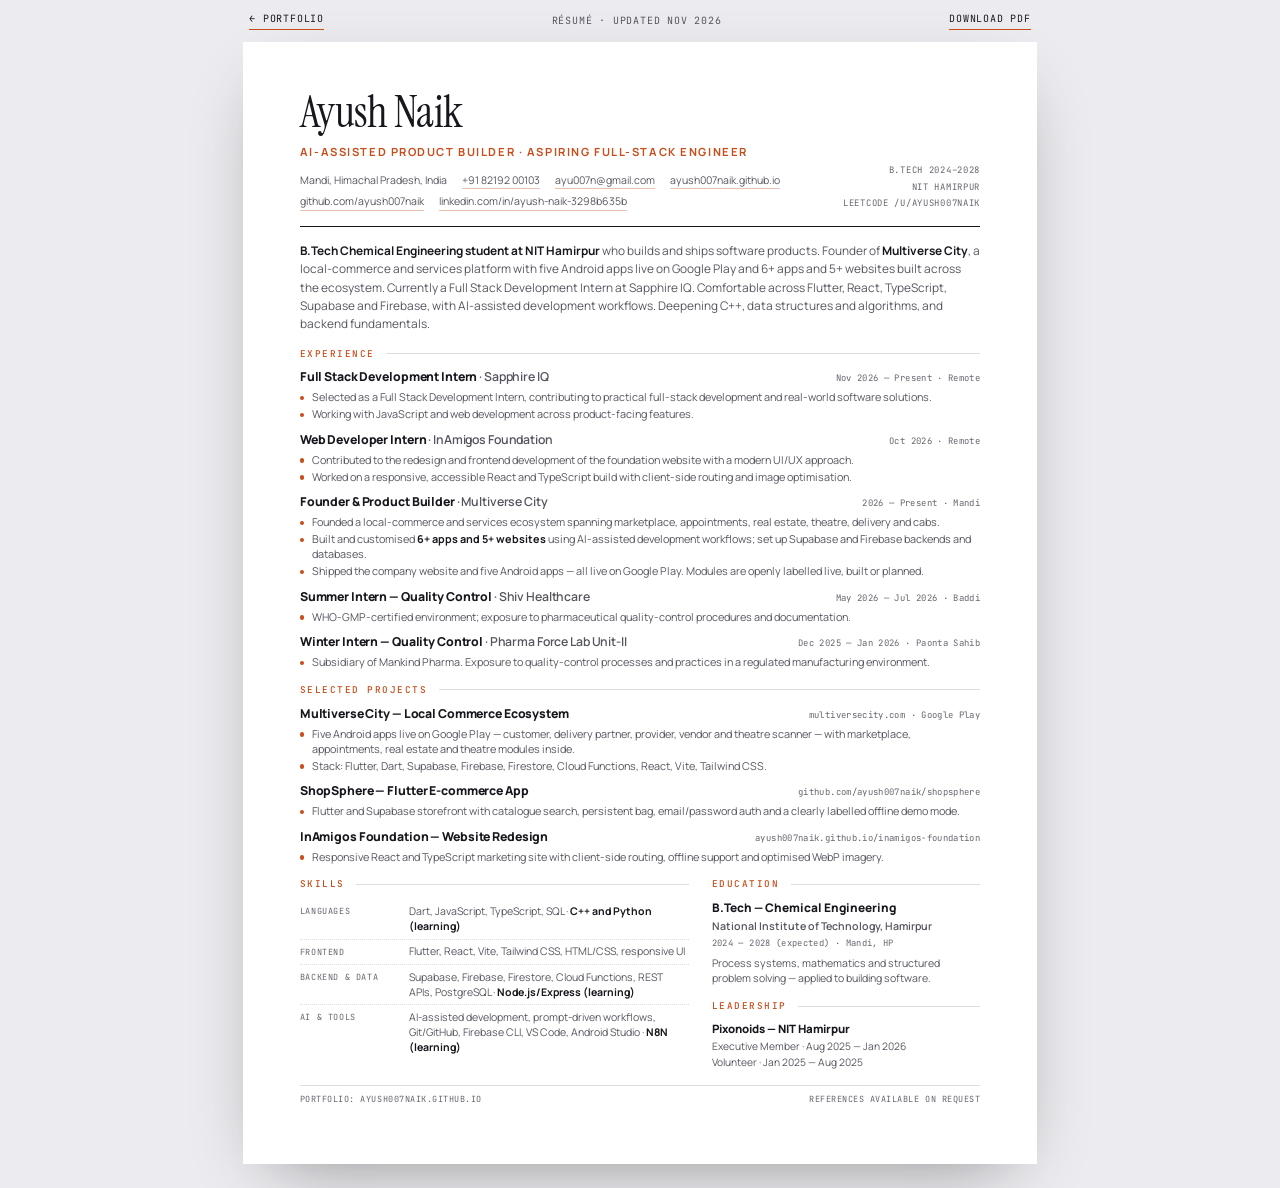
<file: resume.html>
<!DOCTYPE html>
<html lang="en">
<head>
<meta charset="UTF-8">
<meta name="viewport" content="width=device-width, initial-scale=1.0">
<title>Ayush Naik — Résumé</title>
<meta name="robots" content="noindex, follow">
<meta name="description" content="Résumé of Ayush Naik — AI-assisted product builder and aspiring full-stack engineer.">
<link rel="icon" type="image/svg+xml" href="assets/icons/favicon.svg">
<link rel="preconnect" href="https://fonts.googleapis.com">
<link rel="preconnect" href="https://fonts.gstatic.com" crossorigin>
<link href="https://fonts.googleapis.com/css2?family=Instrument+Serif:ital@0;1&family=Manrope:wght@400;500;600;700;800&family=JetBrains+Mono:wght@400;500&display=swap" rel="stylesheet">
<style>
  :root {
    --ink: #17171d;
    --muted: #55555f;
    --dim: #666670;
    --line: #dcdce2;
    --accent: #c74d1b;
    --paper: #ffffff;
  }
  * { margin: 0; padding: 0; box-sizing: border-box; }
  body {
    font-family: "Manrope", -apple-system, BlinkMacSystemFont, "Segoe UI", sans-serif;
    color: var(--ink);
    background: #ececf0;
    font-size: 9.3pt;
    line-height: 1.45;
    -webkit-font-smoothing: antialiased;
  }
  a { color: inherit; text-decoration: none; }
  ul { list-style: none; }

  .toolbar {
    display: flex;
    align-items: center;
    justify-content: space-between;
    gap: 1rem;
    max-width: 210mm;
    margin: 0 auto;
    padding: 12px 6px;
    font-family: "JetBrains Mono", monospace;
    font-size: 10px;
    letter-spacing: .08em;
    text-transform: uppercase;
    color: #55555f;
  }
  .toolbar a { color: #17171d; border-bottom: 1px solid #c74d1b; padding-bottom: 2px; }

  .page {
    width: 210mm;
    min-height: 297mm;
    margin: 0 auto 24px;
    padding: 13mm 15mm 12mm;
    background: var(--paper);
    box-shadow: 0 24px 70px -30px rgba(0,0,0,.45);
  }

  .name {
    font-family: "Instrument Serif", Georgia, serif;
    font-size: 33pt;
    line-height: .96;
    letter-spacing: -.015em;
    font-weight: 400;
  }
  .role {
    margin-top: 3mm;
    font-size: 8.4pt;
    font-weight: 700;
    letter-spacing: .14em;
    text-transform: uppercase;
    color: var(--accent);
  }
  .contact {
    display: flex;
    flex-wrap: wrap;
    gap: 1.5mm 4mm;
    margin-top: 3.2mm;
    font-size: 7.9pt;
    color: var(--muted);
  }
  .contact a { border-bottom: 1px solid rgba(199,77,27,.35); }
  .header {
    display: flex;
    align-items: flex-end;
    justify-content: space-between;
    gap: 8mm;
    padding-bottom: 4mm;
    border-bottom: 1.5px solid var(--ink);
  }
  .header-right {
    text-align: right;
    font-family: "JetBrains Mono", monospace;
    font-size: 6.7pt;
    letter-spacing: .08em;
    text-transform: uppercase;
    color: var(--dim);
    line-height: 1.8;
    white-space: nowrap;
  }

  .summary {
    margin-top: 4mm;
    font-size: 8.9pt;
    line-height: 1.55;
    color: var(--muted);
  }
  .summary strong { color: var(--ink); font-weight: 700; }

  .section { margin-top: 3.4mm; }
  .section-title {
    display: flex;
    align-items: center;
    gap: 3mm;
    margin-bottom: 2.2mm;
    font-family: "JetBrains Mono", monospace;
    font-size: 7pt;
    font-weight: 500;
    letter-spacing: .16em;
    text-transform: uppercase;
    color: var(--accent);
  }
  .section-title::after {
    content: "";
    flex: 1;
    height: 1px;
    background: var(--line);
  }

  .entry { margin-bottom: 2.3mm; }
  .entry:last-child { margin-bottom: 0; }
  .entry-head {
    display: flex;
    align-items: baseline;
    justify-content: space-between;
    gap: 4mm;
  }
  .entry-title { font-size: 9.2pt; font-weight: 800; letter-spacing: -.01em; }
  .entry-title span { font-weight: 600; color: var(--muted); }
  .entry-date {
    flex-shrink: 0;
    font-family: "JetBrains Mono", monospace;
    font-size: 6.7pt;
    letter-spacing: .04em;
    color: var(--dim);
    white-space: nowrap;
  }
  .entry-sub {
    margin-top: .4mm;
    font-size: 7.8pt;
    font-weight: 600;
    color: var(--muted);
  }
  .entry ul { margin-top: 1.1mm; }
  .entry li {
    position: relative;
    padding-left: 3.2mm;
    margin-top: .55mm;
    font-size: 8.1pt;
    line-height: 1.38;
    color: var(--muted);
  }
  .entry li::before {
    content: "";
    position: absolute;
    left: 0;
    top: 1.45mm;
    width: 1.2mm;
    height: 1.2mm;
    border-radius: 50%;
    background: var(--accent);
  }
  .entry li strong { color: var(--ink); font-weight: 700; }

  .two-col {
    display: grid;
    grid-template-columns: 1.45fr 1fr;
    gap: 6mm;
    align-items: start;
  }

  .skill-row {
    display: grid;
    grid-template-columns: 26mm 1fr;
    gap: 3mm;
    padding: 1.25mm 0;
    border-bottom: 1px dotted var(--line);
    font-size: 7.9pt;
    line-height: 1.42;
  }
  .skill-row:last-child { border-bottom: 0; }
  .skill-row dt {
    font-family: "JetBrains Mono", monospace;
    font-size: 6.4pt;
    letter-spacing: .07em;
    text-transform: uppercase;
    color: var(--dim);
    padding-top: .35mm;
  }
  .skill-row dd { color: var(--muted); }
  .skill-row dd strong { color: var(--ink); font-weight: 700; }

  .edu-degree { font-size: 8.9pt; font-weight: 800; }
  .edu-school { margin-top: .6mm; font-size: 8pt; font-weight: 600; color: var(--muted); }
  .edu-date {
    margin-top: .8mm;
    font-family: "JetBrains Mono", monospace;
    font-size: 6.6pt;
    letter-spacing: .04em;
    color: var(--dim);
  }
  .edu-note { margin-top: 1.6mm; font-size: 7.9pt; line-height: 1.45; color: var(--muted); }

  .lead-item { margin-top: 3mm; }
  .lead-item:first-of-type { margin-top: 0; }
  .lead-title { font-size: 8.6pt; font-weight: 800; }
  .lead-meta { margin-top: .3mm; font-size: 7.7pt; color: var(--muted); }

  .footnote {
    margin-top: 4mm;
    padding-top: 2mm;
    border-top: 1px solid var(--line);
    font-family: "JetBrains Mono", monospace;
    font-size: 6.4pt;
    letter-spacing: .06em;
    text-transform: uppercase;
    color: var(--dim);
    display: flex;
    justify-content: space-between;
    gap: 4mm;
  }

  @page { size: A4; margin: 0; }

  @media print {
    body { background: #fff; font-size: 9.3pt; }
    .toolbar { display: none !important; }
    .page { width: 210mm; min-height: 297mm; margin: 0; padding: 11mm 15mm 9mm; box-shadow: none; }
    a { color: inherit; }
    .entry, .section { break-inside: avoid; }
  }

  @media (max-width: 780px) {
    body { background: #fff; }
    .page { width: 100%; min-height: 0; padding: 8mm 6mm; box-shadow: none; }
    .header { flex-direction: column; align-items: flex-start; gap: 3mm; }
    .header-right { text-align: left; }
    .two-col { grid-template-columns: 1fr; gap: 4mm; }
    .toolbar { padding: 10px 12px; }
  }
</style>
</head>
<body>
  <header class="toolbar">
    <a href="index.html">← Portfolio</a>
    <span>Résumé · updated Nov 2026</span>
    <a href="resume.pdf" download="Ayush_Naik_Resume.pdf">Download PDF</a>
  </header>

  <main class="page">
    <header class="header">
      <div>
        <h1 class="name">Ayush Naik</h1>
        <p class="role">AI-Assisted Product Builder · Aspiring Full-Stack Engineer</p>
        <div class="contact">
          <span>Mandi, Himachal Pradesh, India</span>
          <a href="tel:+918219200103">+91 82192 00103</a>
          <a href="mailto:ayu007n@gmail.com">ayu007n@gmail.com</a>
          <a href="https://ayush007naik.github.io">ayush007naik.github.io</a>
          <a href="https://github.com/ayush007naik">github.com/ayush007naik</a>
          <a href="https://linkedin.com/in/ayush-naik-3298b635b">linkedin.com/in/ayush-naik-3298b635b</a>
        </div>
      </div>
      <div class="header-right">
        B.Tech 2024–2028<br>
        NIT Hamirpur<br>
        LeetCode /u/ayush007naik
      </div>
    </header>

    <p class="summary">
      <strong>B.Tech Chemical Engineering student at NIT Hamirpur</strong> who builds and ships software products. Founder of
      <strong>Multiverse City</strong>, a local-commerce and services platform with five Android apps live on Google Play and
      6+ apps and 5+ websites built across the ecosystem. Currently a Full Stack Development Intern at Sapphire IQ.
      Comfortable across Flutter, React, TypeScript, Supabase and Firebase, with AI-assisted development workflows.
      Deepening C++, data structures and algorithms, and backend fundamentals.
    </p>

    <section class="section" aria-labelledby="exp">
      <h2 class="section-title" id="exp">Experience</h2>

      <article class="entry">
        <div class="entry-head">
          <h3 class="entry-title">Full Stack Development Intern <span>· Sapphire IQ</span></h3>
          <span class="entry-date">Nov 2026 — Present · Remote</span>
        </div>
        <ul>
          <li>Selected as a Full Stack Development Intern, contributing to practical full-stack development and real-world software solutions.</li>
          <li>Working with JavaScript and web development across product-facing features.</li>
        </ul>
      </article>

      <article class="entry">
        <div class="entry-head">
          <h3 class="entry-title">Web Developer Intern <span>· InAmigos Foundation</span></h3>
          <span class="entry-date">Oct 2026 · Remote</span>
        </div>
        <ul>
          <li>Contributed to the redesign and frontend development of the foundation website with a modern UI/UX approach.</li>
          <li>Worked on a responsive, accessible React and TypeScript build with client-side routing and image optimisation.</li>
        </ul>
      </article>

      <article class="entry">
        <div class="entry-head">
          <h3 class="entry-title">Founder &amp; Product Builder <span>· Multiverse City</span></h3>
          <span class="entry-date">2026 — Present · Mandi</span>
        </div>
        <ul>
          <li>Founded a local-commerce and services ecosystem spanning marketplace, appointments, real estate, theatre, delivery and cabs.</li>
          <li>Built and customised <strong>6+ apps and 5+ websites</strong> using AI-assisted development workflows; set up Supabase and Firebase backends and databases.</li>
          <li>Shipped the company website and five Android apps — all live on Google Play. Modules are openly labelled live, built or planned.</li>
        </ul>
      </article>

      <article class="entry">
        <div class="entry-head">
          <h3 class="entry-title">Summer Intern — Quality Control <span>· Shiv Healthcare</span></h3>
          <span class="entry-date">May 2026 — Jul 2026 · Baddi</span>
        </div>
        <ul>
          <li>WHO-GMP-certified environment; exposure to pharmaceutical quality-control procedures and documentation.</li>
        </ul>
      </article>

      <article class="entry">
        <div class="entry-head">
          <h3 class="entry-title">Winter Intern — Quality Control <span>· Pharma Force Lab Unit-II</span></h3>
          <span class="entry-date">Dec 2025 — Jan 2026 · Paonta Sahib</span>
        </div>
        <ul>
          <li>Subsidiary of Mankind Pharma. Exposure to quality-control processes and practices in a regulated manufacturing environment.</li>
        </ul>
      </article>
    </section>

    <section class="section" aria-labelledby="projects">
      <h2 class="section-title" id="projects">Selected Projects</h2>

      <article class="entry">
        <div class="entry-head">
          <h3 class="entry-title">Multiverse City — Local Commerce Ecosystem</h3>
          <span class="entry-date">multiversecity.com · Google Play</span>
        </div>
        <ul>
          <li>Five Android apps live on Google Play — customer, delivery partner, provider, vendor and theatre scanner — with marketplace, appointments, real estate and theatre modules inside.</li>
          <li>Stack: Flutter, Dart, Supabase, Firebase, Firestore, Cloud Functions, React, Vite, Tailwind CSS.</li>
        </ul>
      </article>

      <article class="entry">
        <div class="entry-head">
          <h3 class="entry-title">ShopSphere — Flutter E-commerce App</h3>
          <span class="entry-date">github.com/ayush007naik/shopsphere</span>
        </div>
        <ul>
          <li>Flutter and Supabase storefront with catalogue search, persistent bag, email/password auth and a clearly labelled offline demo mode.</li>
        </ul>
      </article>

      <article class="entry">
        <div class="entry-head">
          <h3 class="entry-title">InAmigos Foundation — Website Redesign</h3>
          <span class="entry-date">ayush007naik.github.io/inamigos-foundation</span>
        </div>
        <ul>
          <li>Responsive React and TypeScript marketing site with client-side routing, offline support and optimised WebP imagery.</li>
        </ul>
      </article>
    </section>

    <div class="two-col">
      <section class="section" aria-labelledby="skills" style="margin-top:3.4mm">
        <h2 class="section-title" id="skills">Skills</h2>
        <dl>
          <div class="skill-row"><dt>Languages</dt><dd>Dart, JavaScript, TypeScript, SQL · <strong>C++ and Python (learning)</strong></dd></div>
          <div class="skill-row"><dt>Frontend</dt><dd>Flutter, React, Vite, Tailwind CSS, HTML/CSS, responsive UI</dd></div>
          <div class="skill-row"><dt>Backend &amp; data</dt><dd>Supabase, Firebase, Firestore, Cloud Functions, REST APIs, PostgreSQL · <strong>Node.js/Express (learning)</strong></dd></div>
          <div class="skill-row"><dt>AI &amp; tools</dt><dd>AI-assisted development, prompt-driven workflows, Git/GitHub, Firebase CLI, VS Code, Android Studio · <strong>N8N (learning)</strong></dd></div>
        </dl>
      </section>

      <div>
        <section class="section" aria-labelledby="education" style="margin-top:3.4mm">
          <h2 class="section-title" id="education">Education</h2>
          <p class="edu-degree">B.Tech — Chemical Engineering</p>
          <p class="edu-school">National Institute of Technology, Hamirpur</p>
          <p class="edu-date">2024 — 2028 (expected) · Mandi, HP</p>
          <p class="edu-note">Process systems, mathematics and structured problem solving — applied to building software.</p>
        </section>

        <section class="section" aria-labelledby="leadership">
          <h2 class="section-title" id="leadership">Leadership</h2>
          <div class="lead-item">
            <p class="lead-title">Pixonoids — NIT Hamirpur</p>
            <p class="lead-meta">Executive Member · Aug 2025 — Jan 2026</p>
            <p class="lead-meta">Volunteer · Jan 2025 — Aug 2025</p>
          </div>
        </section>
      </div>
    </div>

    <p class="footnote">
      <span>Portfolio: ayush007naik.github.io</span>
      <span>References available on request</span>
    </p>
  </main>
</body>
</html>
</file>
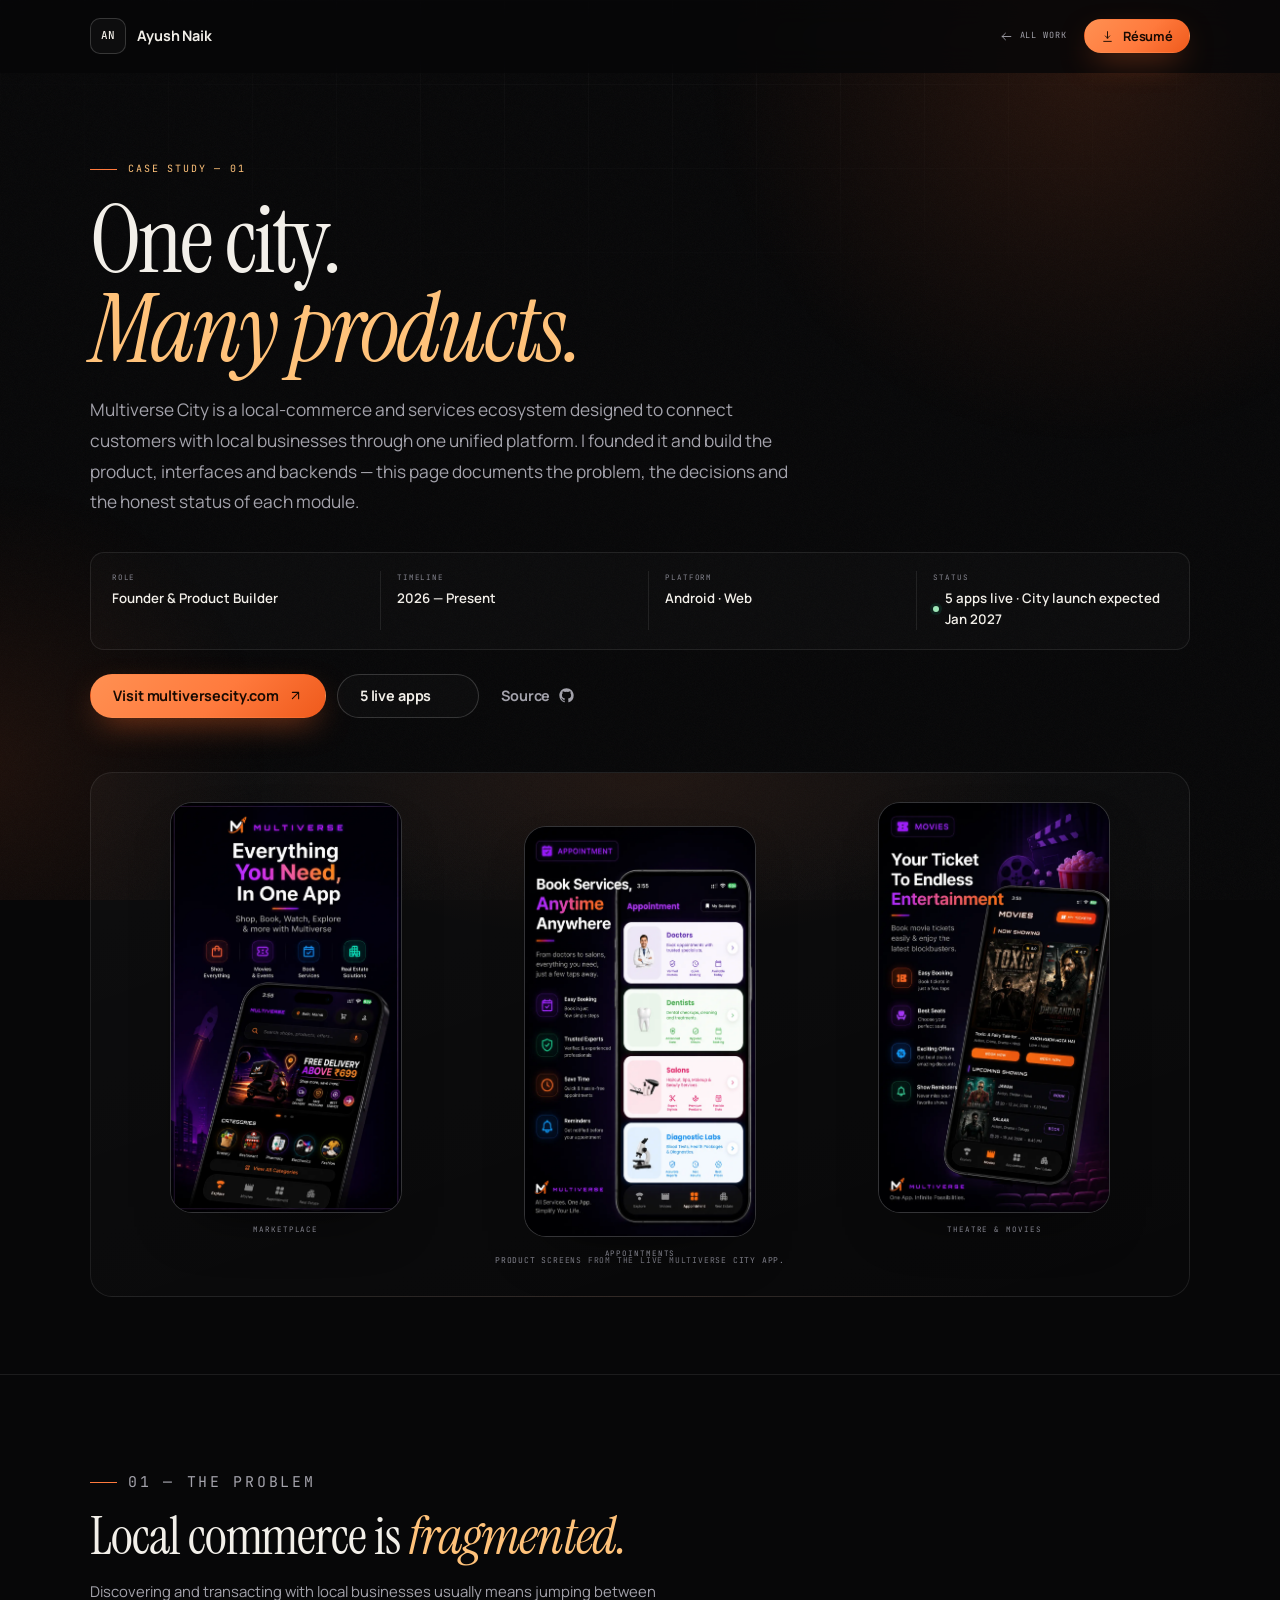
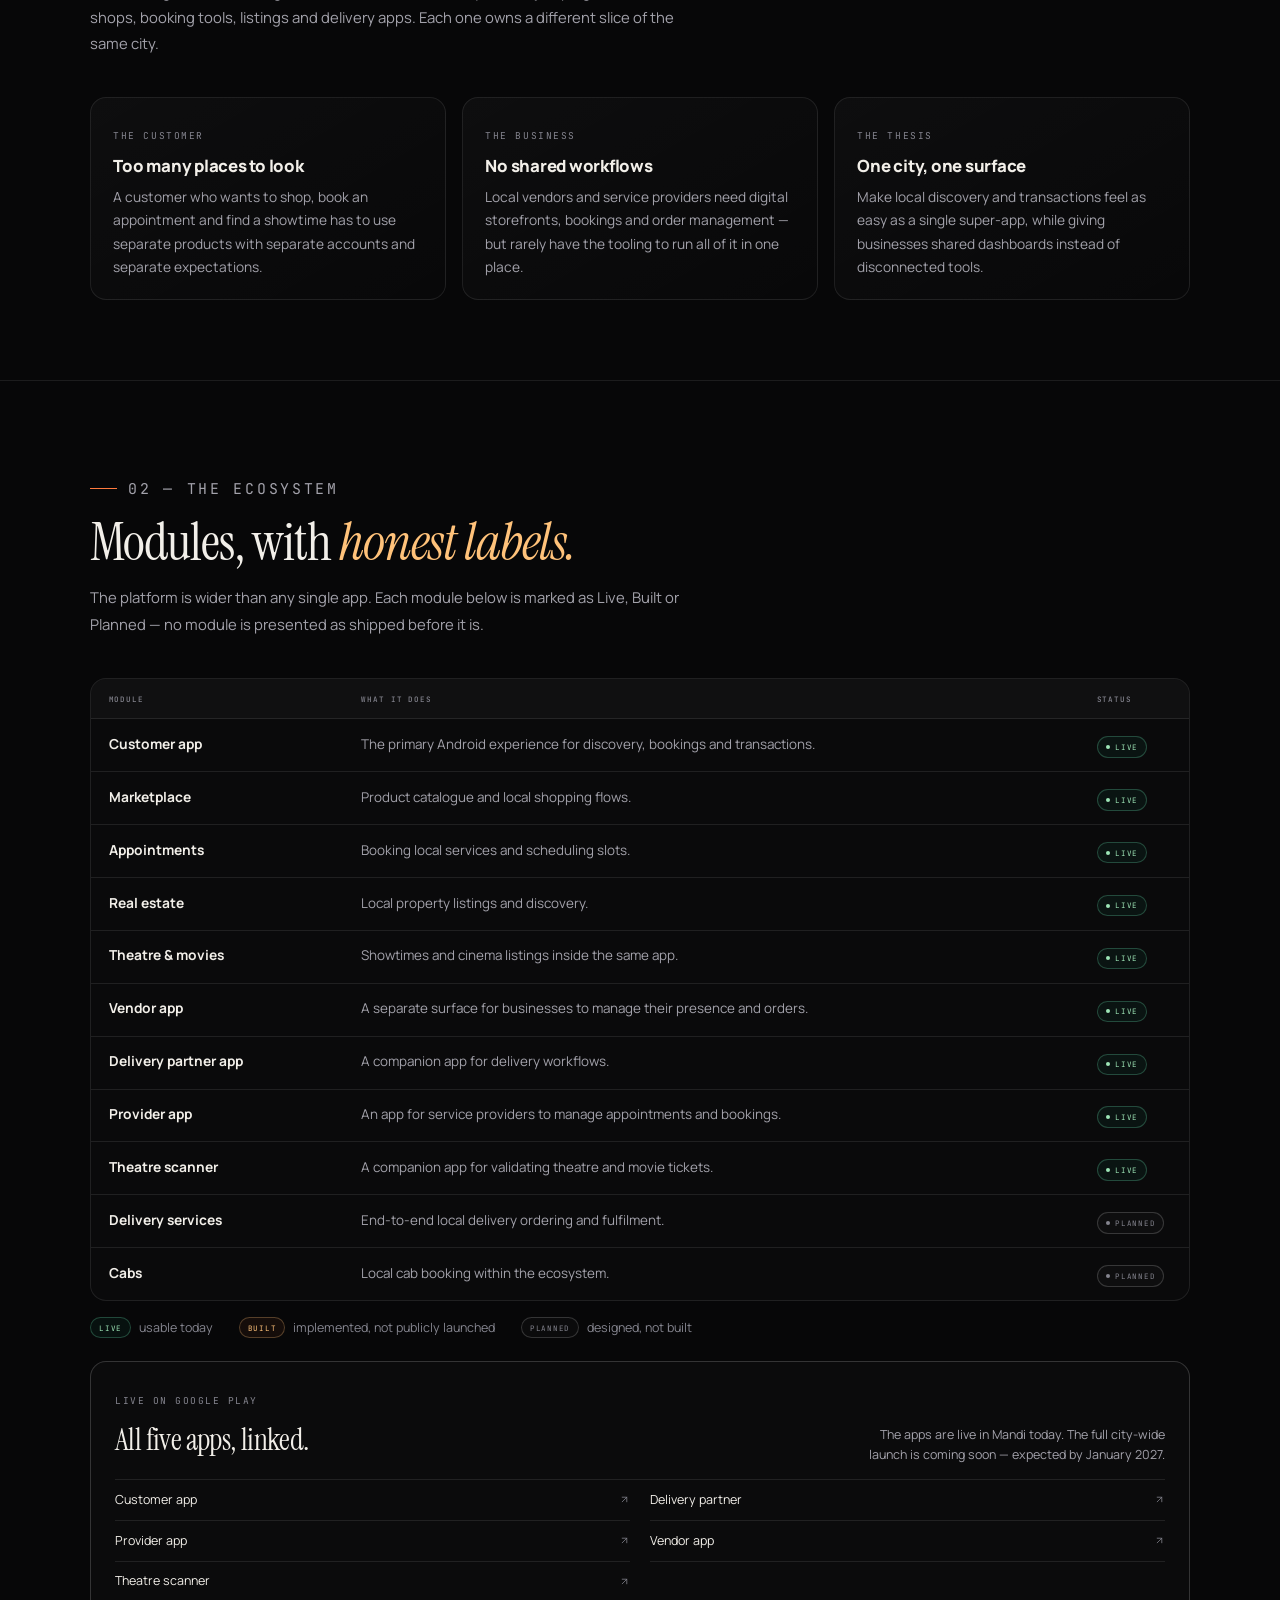
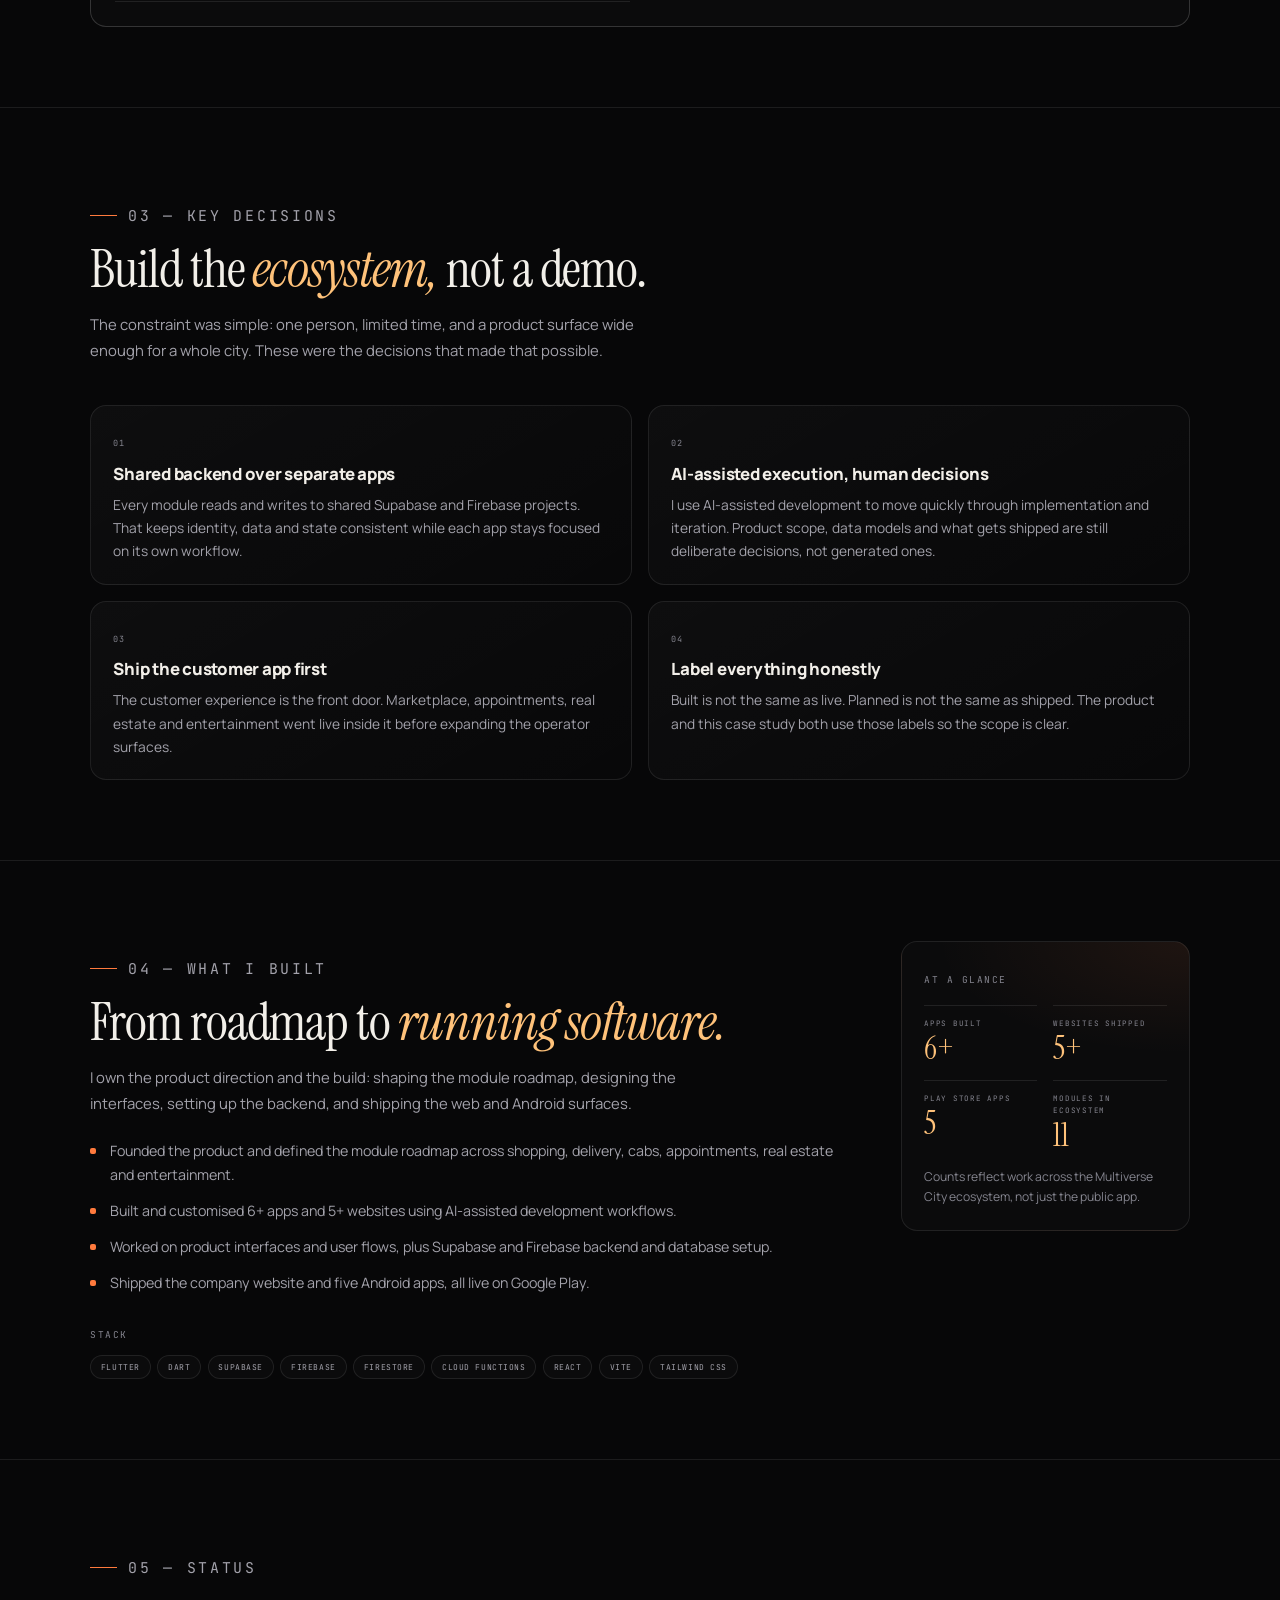
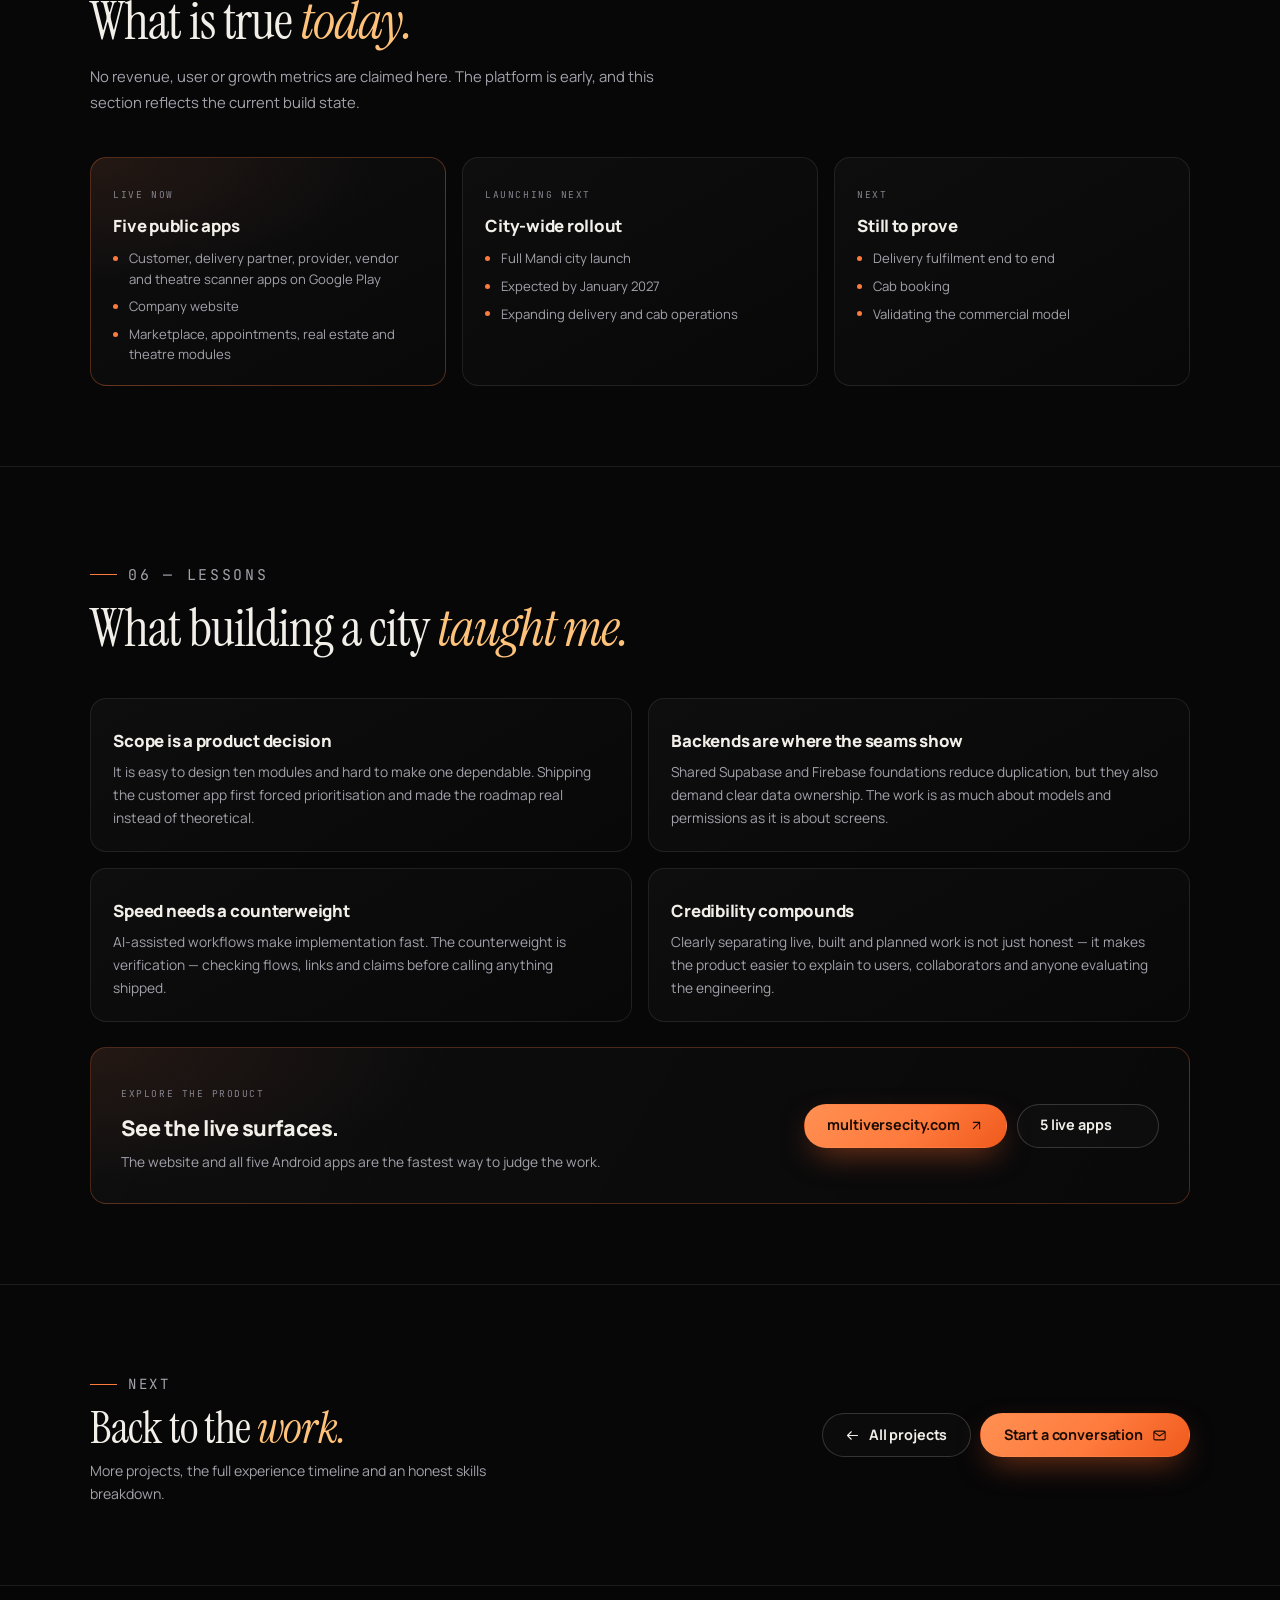
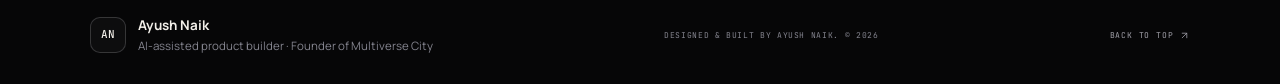
<file: work/multiverse-city.html>
<!DOCTYPE html>
<html lang="en">
<head>
    <meta charset="UTF-8">
    <meta name="viewport" content="width=device-width, initial-scale=1.0">

    <title>Multiverse City — Case Study | Ayush Naik</title>
    <meta name="description" content="A case study of Multiverse City — a local-commerce and services ecosystem built by Ayush Naik: the problem, the modules, the stack, and an honest status of what is live, built and planned.">
    <meta name="author" content="Ayush Naik">
    <meta name="robots" content="index, follow">
    <link rel="canonical" href="https://ayush007naik.github.io/work/multiverse-city.html">

    <meta property="og:type" content="article">
    <meta property="og:locale" content="en_US">
    <meta property="og:url" content="https://ayush007naik.github.io/work/multiverse-city.html">
    <meta property="og:title" content="Multiverse City — Case Study | Ayush Naik">
    <meta property="og:description" content="One city, many products: how I built a local-commerce and services ecosystem with Flutter, Supabase and Firebase — and what is actually live.">
    <meta property="og:image" content="https://ayush007naik.github.io/assets/og-cover.jpg">
    <meta property="og:site_name" content="Ayush Naik">
    <meta name="twitter:card" content="summary_large_image">
    <meta name="twitter:title" content="Multiverse City — Case Study | Ayush Naik">
    <meta name="twitter:description" content="One city, many products: a local-commerce and services ecosystem built with Flutter, Supabase and Firebase.">
    <meta name="twitter:image" content="https://ayush007naik.github.io/assets/og-cover.jpg">

    <meta name="theme-color" content="#070708">
    <meta name="color-scheme" content="dark">

    <link rel="icon" type="image/svg+xml" href="../assets/icons/favicon.svg">
    <link rel="apple-touch-icon" href="../assets/icons/icon-180.png">
    <link rel="manifest" href="../site.webmanifest">

    <link rel="preconnect" href="https://fonts.googleapis.com">
    <link rel="preconnect" href="https://fonts.gstatic.com" crossorigin>
    <link href="https://fonts.googleapis.com/css2?family=Instrument+Serif:ital@0;1&family=JetBrains+Mono:wght@400;500&family=Manrope:wght@400;500;600;700;800&display=swap" rel="stylesheet">
    <link rel="stylesheet" href="../style.css">

    <script>document.documentElement.classList.add('js');</script>

    <script type="application/ld+json">
    {
        "@context": "https://schema.org",
        "@type": "Article",
        "headline": "Multiverse City — Case Study",
        "description": "A local-commerce and services ecosystem built by Ayush Naik. The problem, modules, stack and honest status.",
        "author": {
            "@type": "Person",
            "name": "Ayush Naik",
            "url": "https://ayush007naik.github.io/"
        },
        "about": {
            "@type": "Organization",
            "name": "Multiverse City",
            "url": "https://multiversecity.com"
        },
        "url": "https://ayush007naik.github.io/work/multiverse-city.html"
    }
    </script>
</head>
<body class="case-study">
    <a class="skip-link" href="#main">Skip to content</a>

    <svg xmlns="http://www.w3.org/2000/svg" class="sprite" aria-hidden="true" focusable="false">
        <symbol id="i-github" viewBox="0 0 24 24"><path style="fill:currentColor;stroke:none" d="M12 .5C5.65.5.5 5.65.5 12c0 5.08 3.29 9.39 7.86 10.91.58.11.79-.25.79-.56 0-.28-.01-1.02-.02-2-3.2.7-3.88-1.54-3.88-1.54-.52-1.33-1.28-1.68-1.28-1.68-1.05-.72.08-.7.08-.7 1.16.08 1.77 1.19 1.77 1.19 1.03 1.77 2.7 1.26 3.36.96.1-.75.4-1.26.73-1.55-2.55-.29-5.23-1.28-5.23-5.7 0-1.26.45-2.29 1.19-3.1-.12-.29-.52-1.46.11-3.05 0 0 .97-.31 3.18 1.18a11.1 11.1 0 0 1 5.79 0c2.2-1.49 3.17-1.18 3.17-1.18.63 1.59.23 2.76.11 3.05.74.81 1.19 1.84 1.19 3.1 0 4.43-2.69 5.41-5.25 5.69.41.35.78 1.05.78 2.12 0 1.53-.01 2.76-.01 3.14 0 .31.21.68.8.56A11.51 11.51 0 0 0 23.5 12C23.5 5.65 18.35.5 12 .5Z"/></symbol>
        <symbol id="i-mail" viewBox="0 0 24 24"><rect x="3" y="5" width="18" height="14" rx="2"/><path d="m3.5 7 8.5 5.7L20.5 7"/></symbol>
        <symbol id="i-arrow-up-right" viewBox="0 0 24 24"><path d="M7 17 17 7M7 7h10v10"/></symbol>
        <symbol id="i-arrow-right" viewBox="0 0 24 24"><path d="M4 12h16m0 0-6-6m6 6-6 6"/></symbol>
        <symbol id="i-arrow-left" viewBox="0 0 24 24"><path d="M20 12H4m0 0 6-6m-6 6 6 6"/></symbol>
        <symbol id="i-download" viewBox="0 0 24 24"><path d="M12 3v12m0 0 4-4m-4 4-4-4M5 21h14"/></symbol>
        <symbol id="i-pin" viewBox="0 0 24 24"><path d="M20 10c0 5-8 11-8 11S4 15 4 10a8 8 0 1 1 16 0Z"/><circle cx="12" cy="10" r="2.5"/></symbol>
        <symbol id="i-layers" viewBox="0 0 24 24"><path d="m12 3 9 5-9 5-9-5 9-5Z"/><path d="m3 13 9 5 9-5"/></symbol>
    </svg>

    <div class="page-grid" aria-hidden="true"></div>
    <div class="page-glow" aria-hidden="true"><i></i><i></i></div>
    <div class="noise" aria-hidden="true"></div>

    <header class="case-header">
        <div class="container case-header-inner">
            <a class="brand" href="../index.html#top">
                <span class="brand-mark" aria-hidden="true">AN</span>
                <span class="brand-name">Ayush Naik</span>
            </a>
            <div class="case-header-links">
                <a class="case-back" href="../index.html#work">
                    <svg class="icon" aria-hidden="true"><use href="#i-arrow-left"/></svg>
                    All work
                </a>
                <a class="btn btn-primary btn-small" href="../resume.pdf" download="Ayush_Naik_Resume.pdf">
                    <svg class="icon" aria-hidden="true"><use href="#i-download"/></svg>
                    Résumé
                </a>
            </div>
        </div>
    </header>

    <main id="main">
        <section class="cs-hero">
            <div class="container">
                <p class="section-eyebrow">Case study — 01</p>
                <h1 class="cs-title">One city.<br><em>Many products.</em></h1>
                <p class="cs-lead">
                    Multiverse City is a local-commerce and services ecosystem designed to connect
                    customers with local businesses through one unified platform. I founded it and
                    build the product, interfaces and backends — this page documents the problem,
                    the decisions and the honest status of each module.
                </p>

                <dl class="cs-meta">
                    <div>
                        <dt>Role</dt>
                        <dd>Founder &amp; Product Builder</dd>
                    </div>
                    <div>
                        <dt>Timeline</dt>
                        <dd>2026 — Present</dd>
                    </div>
                    <div>
                        <dt>Platform</dt>
                        <dd>Android · Web</dd>
                    </div>
                    <div>
                        <dt>Status</dt>
                        <dd><span class="cs-live-dot" aria-hidden="true"></span>5 apps live · City launch expected Jan 2027</dd>
                    </div>
                </dl>

                <div class="cs-actions">
                    <a class="btn btn-primary" href="https://multiversecity.com" target="_blank" rel="noopener noreferrer">
                        Visit multiversecity.com
                        <svg class="icon" aria-hidden="true"><use href="#i-arrow-up-right"/></svg>
                    </a>
                    <a class="btn btn-outline" href="#live-apps">
                        5 live apps
                        <svg class="icon" aria-hidden="true"><use href="#i-arrow-down"/></svg>
                    </a>
                    <a class="btn btn-ghost" href="https://github.com/ayush007naik/multiverse-app" target="_blank" rel="noopener noreferrer">
                        Source
                        <svg class="icon" aria-hidden="true"><use href="#i-github"/></svg>
                    </a>
                </div>

                <div class="cs-hero-visual reveal">
                    <div class="cs-screen-grid">
                        <figure class="cs-screen">
                            <img src="../assets/work/mv-marketplace.webp" alt="Multiverse City marketplace screen showing product categories and listings" width="941" height="1672" loading="eager" decoding="async">
                            <figcaption>Marketplace</figcaption>
                        </figure>
                        <figure class="cs-screen cs-screen-raised">
                            <img src="../assets/work/mv-appointments.webp" alt="Multiverse City appointments screen for booking local services" width="941" height="1672" loading="eager" decoding="async">
                            <figcaption>Appointments</figcaption>
                        </figure>
                        <figure class="cs-screen">
                            <img src="../assets/work/mv-movies.webp" alt="Multiverse City theatre and movies screen showing showtimes" width="941" height="1672" loading="eager" decoding="async">
                            <figcaption>Theatre &amp; movies</figcaption>
                        </figure>
                    </div>
                    <p class="cs-caption">Product screens from the live Multiverse City app.</p>
                </div>
            </div>
        </section>

        <section class="cs-section" aria-labelledby="problem-title">
            <div class="container">
                <div class="cs-section-head">
                    <p class="section-eyebrow">01 — The problem</p>
                    <h2 id="problem-title">Local commerce is <em>fragmented.</em></h2>
                    <p>Discovering and transacting with local businesses usually means jumping between shops, booking tools, listings and delivery apps. Each one owns a different slice of the same city.</p>
                </div>

                <div class="cs-grid-3">
                    <article class="cs-card reveal">
                        <span class="mono-label">The customer</span>
                        <h3>Too many places to look</h3>
                        <p>A customer who wants to shop, book an appointment and find a showtime has to use separate products with separate accounts and separate expectations.</p>
                    </article>
                    <article class="cs-card reveal" style="--d: 60ms">
                        <span class="mono-label">The business</span>
                        <h3>No shared workflows</h3>
                        <p>Local vendors and service providers need digital storefronts, bookings and order management — but rarely have the tooling to run all of it in one place.</p>
                    </article>
                    <article class="cs-card reveal" style="--d: 120ms">
                        <span class="mono-label">The thesis</span>
                        <h3>One city, one surface</h3>
                        <p>Make local discovery and transactions feel as easy as a single super-app, while giving businesses shared dashboards instead of disconnected tools.</p>
                    </article>
                </div>
            </div>
        </section>

        <section class="cs-section" aria-labelledby="ecosystem-title">
            <div class="container">
                <div class="cs-section-head">
                    <p class="section-eyebrow">02 — The ecosystem</p>
                    <h2 id="ecosystem-title">Modules, with <em>honest labels.</em></h2>
                    <p>The platform is wider than any single app. Each module below is marked as Live, Built or Planned — no module is presented as shipped before it is.</p>
                </div>

                <div class="cs-table-wrap reveal">
                    <table class="cs-table">
                        <caption class="sr-only">Multiverse City modules and their current status</caption>
                        <thead>
                            <tr>
                                <th scope="col">Module</th>
                                <th scope="col">What it does</th>
                                <th scope="col">Status</th>
                            </tr>
                        </thead>
                        <tbody>
                            <tr>
                                <th scope="row">Customer app</th>
                                <td>The primary Android experience for discovery, bookings and transactions.</td>
                                <td><span class="status is-live">Live</span></td>
                            </tr>
                            <tr>
                                <th scope="row">Marketplace</th>
                                <td>Product catalogue and local shopping flows.</td>
                                <td><span class="status is-live">Live</span></td>
                            </tr>
                            <tr>
                                <th scope="row">Appointments</th>
                                <td>Booking local services and scheduling slots.</td>
                                <td><span class="status is-live">Live</span></td>
                            </tr>
                            <tr>
                                <th scope="row">Real estate</th>
                                <td>Local property listings and discovery.</td>
                                <td><span class="status is-live">Live</span></td>
                            </tr>
                            <tr>
                                <th scope="row">Theatre &amp; movies</th>
                                <td>Showtimes and cinema listings inside the same app.</td>
                                <td><span class="status is-live">Live</span></td>
                            </tr>
                            <tr>
                                <th scope="row">Vendor app</th>
                                <td>A separate surface for businesses to manage their presence and orders.</td>
                                <td><span class="status is-live">Live</span></td>
                            </tr>
                            <tr>
                                <th scope="row">Delivery partner app</th>
                                <td>A companion app for delivery workflows.</td>
                                <td><span class="status is-live">Live</span></td>
                            </tr>
                            <tr>
                                <th scope="row">Provider app</th>
                                <td>An app for service providers to manage appointments and bookings.</td>
                                <td><span class="status is-live">Live</span></td>
                            </tr>
                            <tr>
                                <th scope="row">Theatre scanner</th>
                                <td>A companion app for validating theatre and movie tickets.</td>
                                <td><span class="status is-live">Live</span></td>
                            </tr>
                            <tr>
                                <th scope="row">Delivery services</th>
                                <td>End-to-end local delivery ordering and fulfilment.</td>
                                <td><span class="status is-planned">Planned</span></td>
                            </tr>
                            <tr>
                                <th scope="row">Cabs</th>
                                <td>Local cab booking within the ecosystem.</td>
                                <td><span class="status is-planned">Planned</span></td>
                            </tr>
                        </tbody>
                    </table>
                </div>

                <div class="cs-status-legend reveal">
                    <span><i class="status is-live">Live</i> usable today</span>
                    <span><i class="status is-built">Built</i> implemented, not publicly launched</span>
                    <span><i class="status is-planned">Planned</i> designed, not built</span>
                </div>

                <div class="cs-store-block reveal" id="live-apps">
                    <div class="cs-store-head">
                        <div>
                            <span class="mono-label">Live on Google Play</span>
                            <h3>All five apps, linked.</h3>
                        </div>
                        <p>The apps are live in Mandi today. The full city-wide launch is coming soon — expected by January 2027.</p>
                    </div>
                    <ul class="store-list">
                        <li><a href="https://play.google.com/store/apps/details?id=com.ayush.multiverse.multiverses" target="_blank" rel="noopener noreferrer"><span>Customer app</span><svg class="icon" aria-hidden="true"><use href="#i-arrow-up-right"/></svg></a></li>
                        <li><a href="https://play.google.com/store/apps/details?id=com.multiverse.delivery_partner" target="_blank" rel="noopener noreferrer"><span>Delivery partner</span><svg class="icon" aria-hidden="true"><use href="#i-arrow-up-right"/></svg></a></li>
                        <li><a href="https://play.google.com/store/apps/details?id=com.multiverse.appointment" target="_blank" rel="noopener noreferrer"><span>Provider app</span><svg class="icon" aria-hidden="true"><use href="#i-arrow-up-right"/></svg></a></li>
                        <li><a href="https://play.google.com/store/apps/details?id=com.ayush.multiverse.vendor" target="_blank" rel="noopener noreferrer"><span>Vendor app</span><svg class="icon" aria-hidden="true"><use href="#i-arrow-up-right"/></svg></a></li>
                        <li><a href="https://play.google.com/store/apps/details?id=com.multiverse.theatre.scanner" target="_blank" rel="noopener noreferrer"><span>Theatre scanner</span><svg class="icon" aria-hidden="true"><use href="#i-arrow-up-right"/></svg></a></li>
                    </ul>
                </div>
            </div>
        </section>

        <section class="cs-section" aria-labelledby="decisions-title">
            <div class="container">
                <div class="cs-section-head">
                    <p class="section-eyebrow">03 — Key decisions</p>
                    <h2 id="decisions-title">Build the <em>ecosystem,</em> not a demo.</h2>
                    <p>The constraint was simple: one person, limited time, and a product surface wide enough for a whole city. These were the decisions that made that possible.</p>
                </div>

                <div class="cs-grid-2">
                    <article class="cs-card reveal">
                        <span class="cs-num">01</span>
                        <h3>Shared backend over separate apps</h3>
                        <p>Every module reads and writes to shared Supabase and Firebase projects. That keeps identity, data and state consistent while each app stays focused on its own workflow.</p>
                    </article>
                    <article class="cs-card reveal" style="--d: 60ms">
                        <span class="cs-num">02</span>
                        <h3>AI-assisted execution, human decisions</h3>
                        <p>I use AI-assisted development to move quickly through implementation and iteration. Product scope, data models and what gets shipped are still deliberate decisions, not generated ones.</p>
                    </article>
                    <article class="cs-card reveal" style="--d: 120ms">
                        <span class="cs-num">03</span>
                        <h3>Ship the customer app first</h3>
                        <p>The customer experience is the front door. Marketplace, appointments, real estate and entertainment went live inside it before expanding the operator surfaces.</p>
                    </article>
                    <article class="cs-card reveal" style="--d: 180ms">
                        <span class="cs-num">04</span>
                        <h3>Label everything honestly</h3>
                        <p>Built is not the same as live. Planned is not the same as shipped. The product and this case study both use those labels so the scope is clear.</p>
                    </article>
                </div>
            </div>
        </section>

        <section class="cs-section" aria-labelledby="build-title">
            <div class="container">
                <div class="cs-split">
                    <div class="cs-split-copy">
                        <div class="cs-section-head">
                            <p class="section-eyebrow">04 — What I built</p>
                            <h2 id="build-title">From roadmap to <em>running software.</em></h2>
                            <p>I own the product direction and the build: shaping the module roadmap, designing the interfaces, setting up the backend, and shipping the web and Android surfaces.</p>
                        </div>

                        <ul class="cs-list">
                            <li>Founded the product and defined the module roadmap across shopping, delivery, cabs, appointments, real estate and entertainment.</li>
                            <li>Built and customised 6+ apps and 5+ websites using AI-assisted development workflows.</li>
                            <li>Worked on product interfaces and user flows, plus Supabase and Firebase backend and database setup.</li>
                            <li>Shipped the company website and five Android apps, all live on Google Play.</li>
                        </ul>

                        <div class="cs-stack">
                            <span class="mono-label">Stack</span>
                            <ul>
                                <li>Flutter</li><li>Dart</li><li>Supabase</li><li>Firebase</li><li>Firestore</li><li>Cloud Functions</li><li>React</li><li>Vite</li><li>Tailwind CSS</li>
                            </ul>
                        </div>
                    </div>

                    <aside class="cs-aside reveal">
                        <span class="mono-label">At a glance</span>
                        <dl class="cs-facts">
                            <div><dt>Apps built</dt><dd>6+</dd></div>
                            <div><dt>Websites shipped</dt><dd>5+</dd></div>
                            <div><dt>Play Store apps</dt><dd>5</dd></div>
                            <div><dt>Modules in ecosystem</dt><dd>11</dd></div>
                        </dl>
                        <p class="cs-aside-note">Counts reflect work across the Multiverse City ecosystem, not just the public app.</p>
                    </aside>
                </div>
            </div>
        </section>

        <section class="cs-section" aria-labelledby="status-title">
            <div class="container">
                <div class="cs-section-head">
                    <p class="section-eyebrow">05 — Status</p>
                    <h2 id="status-title">What is true <em>today.</em></h2>
                    <p>No revenue, user or growth metrics are claimed here. The platform is early, and this section reflects the current build state.</p>
                </div>

                <div class="cs-grid-3">
                    <article class="cs-card cs-card-accent reveal">
                        <span class="mono-label">Live now</span>
                        <h3>Five public apps</h3>
                        <ul class="cs-mini-list">
                            <li>Customer, delivery partner, provider, vendor and theatre scanner apps on Google Play</li>
                            <li>Company website</li>
                            <li>Marketplace, appointments, real estate and theatre modules</li>
                        </ul>
                    </article>
                    <article class="cs-card reveal" style="--d: 60ms">
                        <span class="mono-label">Launching next</span>
                        <h3>City-wide rollout</h3>
                        <ul class="cs-mini-list">
                            <li>Full Mandi city launch</li>
                            <li>Expected by January 2027</li>
                            <li>Expanding delivery and cab operations</li>
                        </ul>
                    </article>
                    <article class="cs-card reveal" style="--d: 120ms">
                        <span class="mono-label">Next</span>
                        <h3>Still to prove</h3>
                        <ul class="cs-mini-list">
                            <li>Delivery fulfilment end to end</li>
                            <li>Cab booking</li>
                            <li>Validating the commercial model</li>
                        </ul>
                    </article>
                </div>
            </div>
        </section>

        <section class="cs-section" aria-labelledby="lessons-title">
            <div class="container">
                <div class="cs-section-head">
                    <p class="section-eyebrow">06 — Lessons</p>
                    <h2 id="lessons-title">What building a city <em>taught me.</em></h2>
                </div>

                <div class="cs-grid-2">
                    <article class="cs-card reveal">
                        <h3>Scope is a product decision</h3>
                        <p>It is easy to design ten modules and hard to make one dependable. Shipping the customer app first forced prioritisation and made the roadmap real instead of theoretical.</p>
                    </article>
                    <article class="cs-card reveal" style="--d: 60ms">
                        <h3>Backends are where the seams show</h3>
                        <p>Shared Supabase and Firebase foundations reduce duplication, but they also demand clear data ownership. The work is as much about models and permissions as it is about screens.</p>
                    </article>
                    <article class="cs-card reveal" style="--d: 120ms">
                        <h3>Speed needs a counterweight</h3>
                        <p>AI-assisted workflows make implementation fast. The counterweight is verification — checking flows, links and claims before calling anything shipped.</p>
                    </article>
                    <article class="cs-card reveal" style="--d: 180ms">
                        <h3>Credibility compounds</h3>
                        <p>Clearly separating live, built and planned work is not just honest — it makes the product easier to explain to users, collaborators and anyone evaluating the engineering.</p>
                    </article>
                </div>

                <div class="cs-cta reveal">
                    <div>
                        <span class="mono-label">Explore the product</span>
                        <h3>See the live surfaces.</h3>
                        <p>The website and all five Android apps are the fastest way to judge the work.</p>
                    </div>
                    <div class="cs-cta-actions">
                        <a class="btn btn-primary" href="https://multiversecity.com" target="_blank" rel="noopener noreferrer">
                            multiversecity.com
                            <svg class="icon" aria-hidden="true"><use href="#i-arrow-up-right"/></svg>
                        </a>
                        <a class="btn btn-outline" href="#live-apps">
                            5 live apps
                            <svg class="icon" aria-hidden="true"><use href="#i-arrow-down"/></svg>
                        </a>
                    </div>
                </div>
            </div>
        </section>

        <section class="cs-section cs-next" aria-labelledby="next-title">
            <div class="container cs-next-inner">
                <div>
                    <p class="section-eyebrow">Next</p>
                    <h2 id="next-title">Back to the <em>work.</em></h2>
                    <p>More projects, the full experience timeline and an honest skills breakdown.</p>
                </div>
                <div class="cs-next-actions">
                    <a class="btn btn-outline" href="../index.html#work">
                        <svg class="icon" aria-hidden="true"><use href="#i-arrow-left"/></svg>
                        All projects
                    </a>
                    <a class="btn btn-primary" href="../index.html#contact">
                        Start a conversation
                        <svg class="icon" aria-hidden="true"><use href="#i-mail"/></svg>
                    </a>
                </div>
            </div>
        </section>
    </main>

    <footer class="site-footer">
        <div class="container footer-inner">
            <div class="footer-brand">
                <span class="brand-mark">AN</span>
                <div>
                    <p>Ayush Naik</p>
                    <span>AI-assisted product builder · Founder of Multiverse City</span>
                </div>
            </div>
            <p class="footer-note">Designed &amp; built by Ayush Naik. © <span id="year">2026</span></p>
            <a class="back-to-top" href="#main" aria-label="Back to top">
                Back to top
                <svg class="icon" aria-hidden="true"><use href="#i-arrow-up-right"/></svg>
            </a>
        </div>
    </footer>

    <script src="../script.js" defer></script>
</body>
</html>
</file>
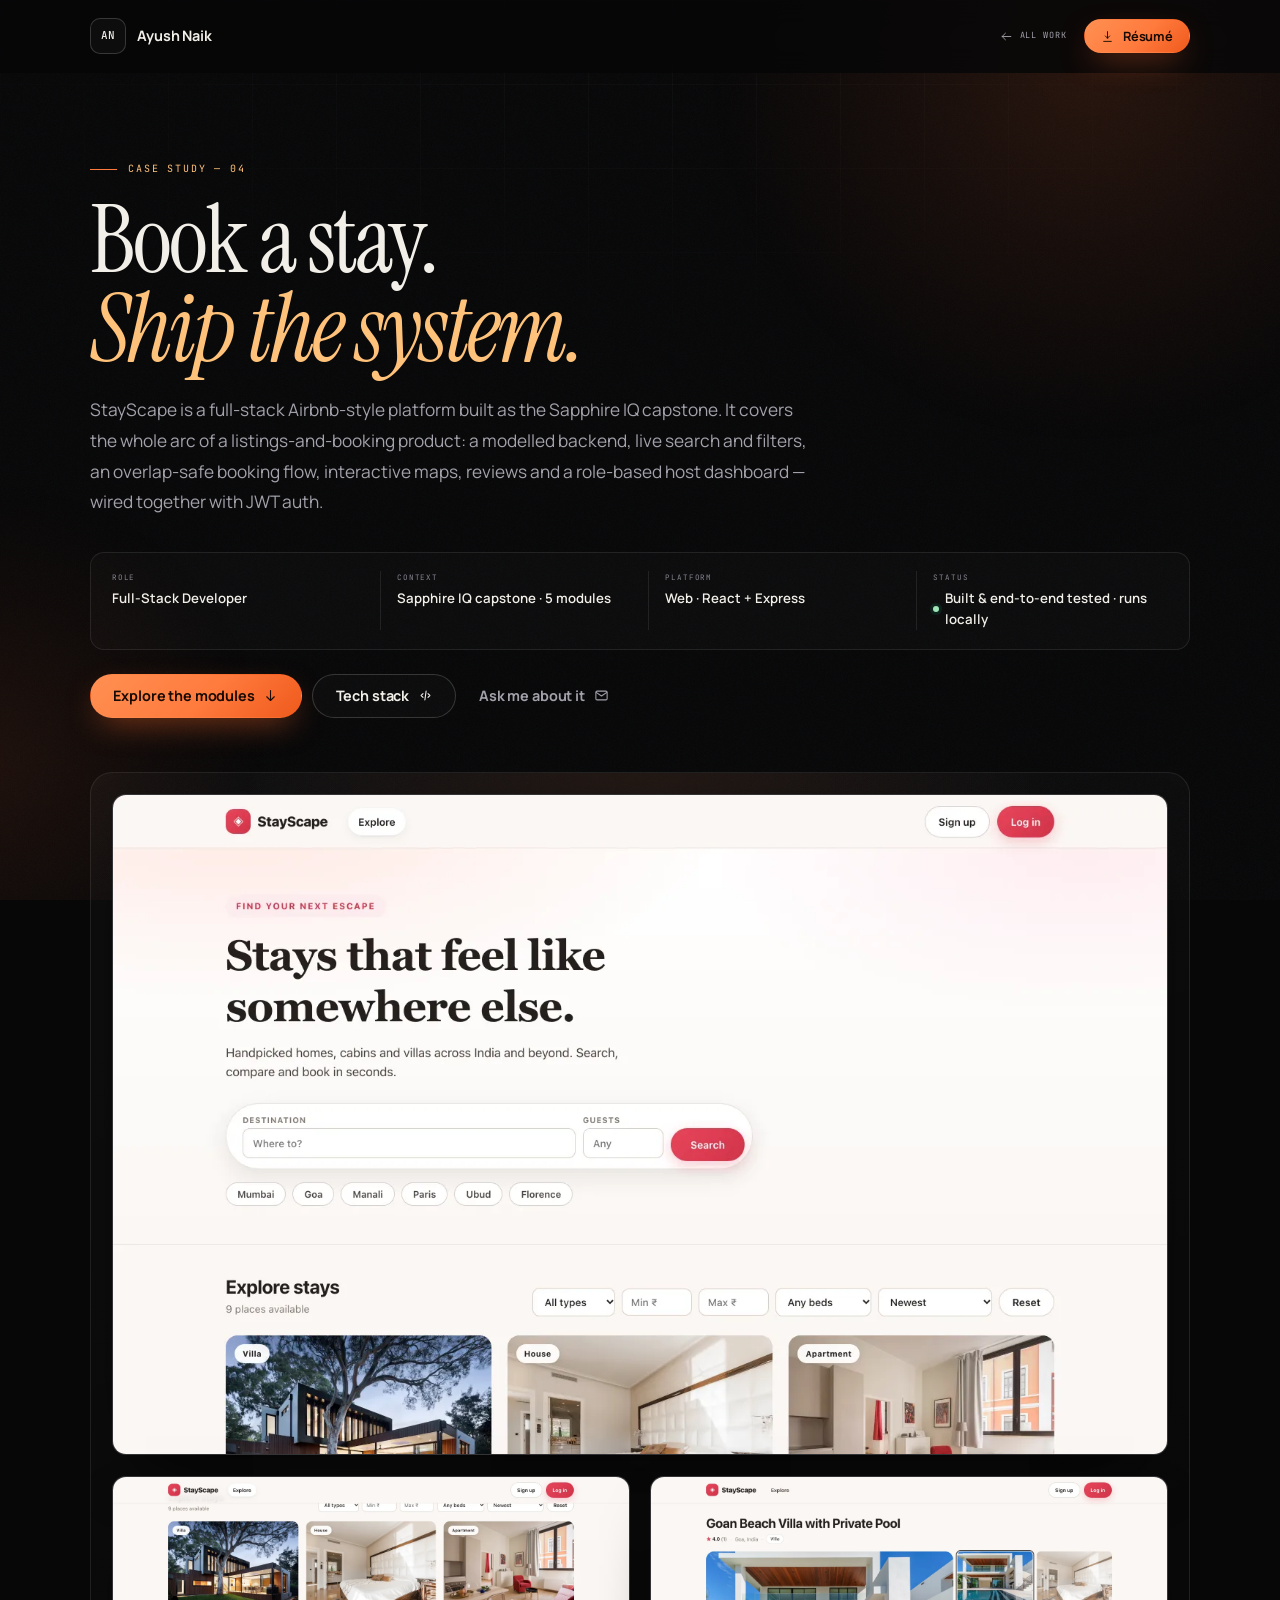
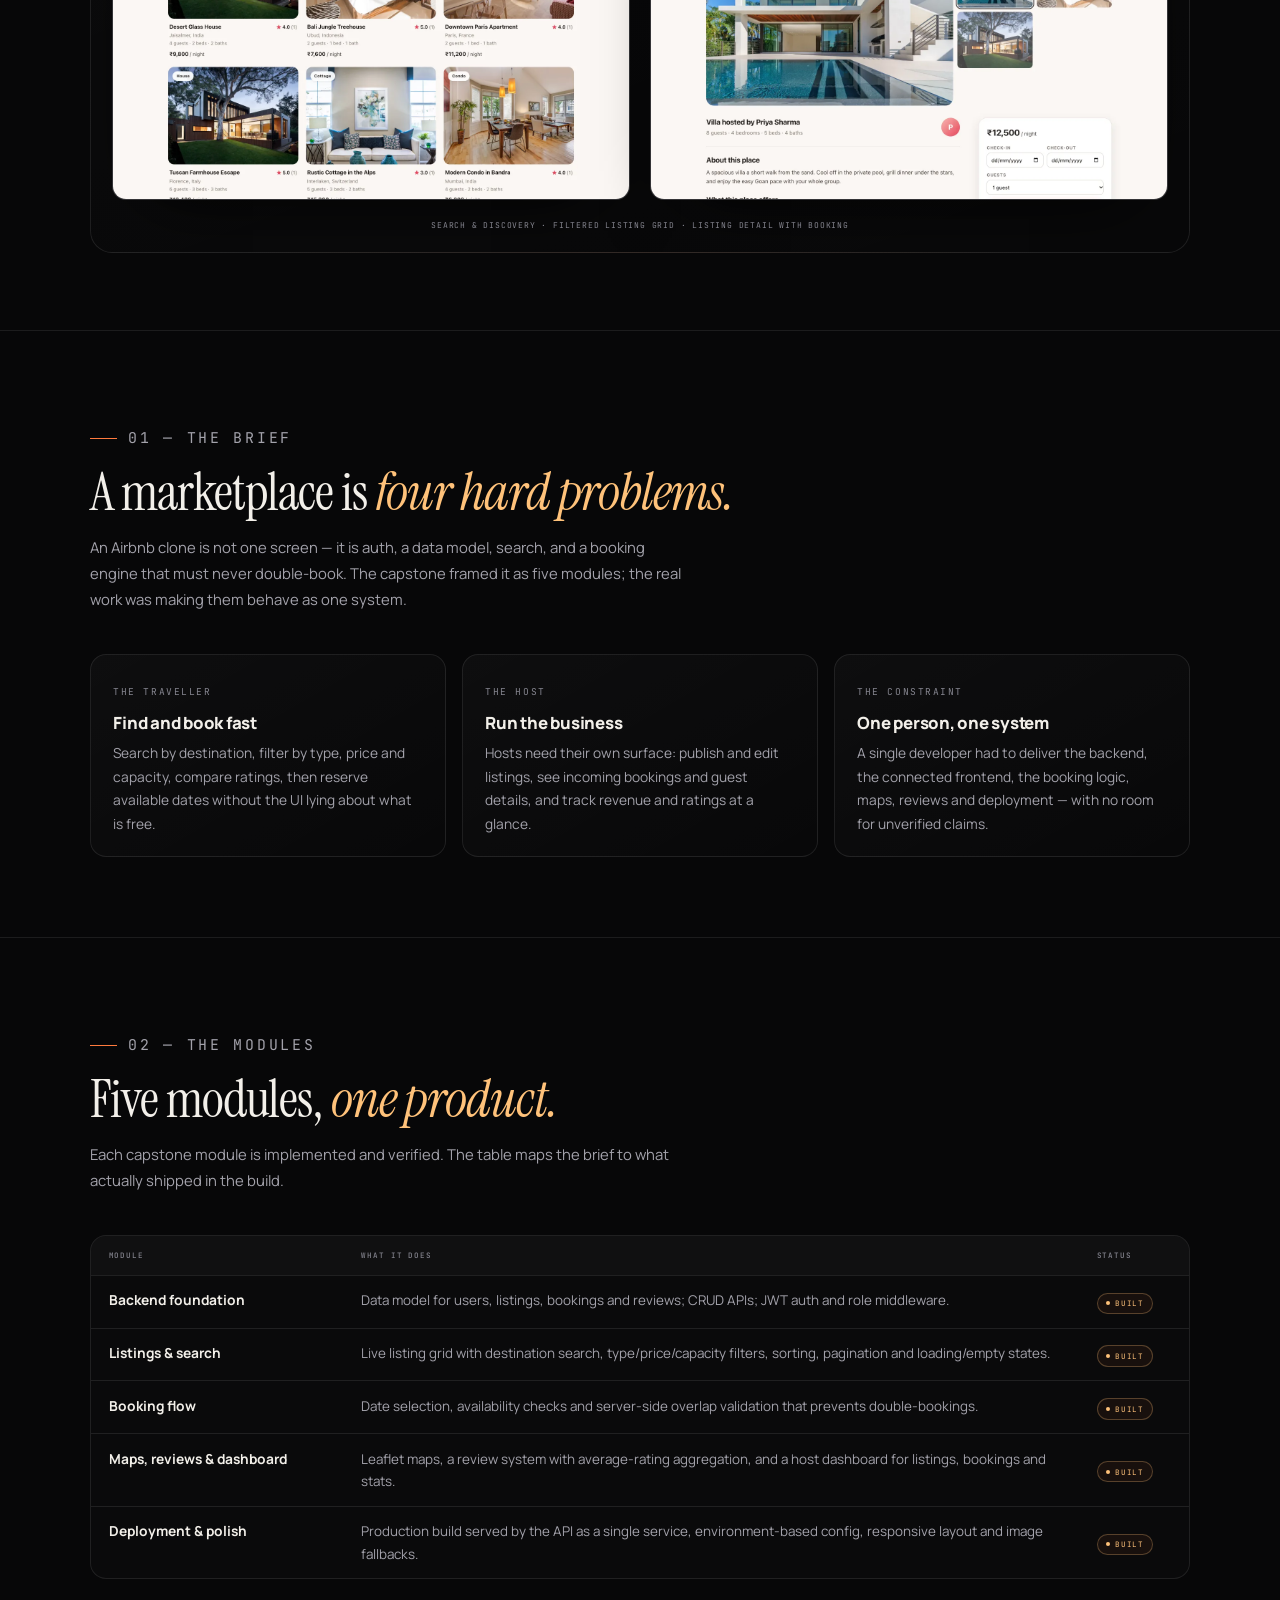
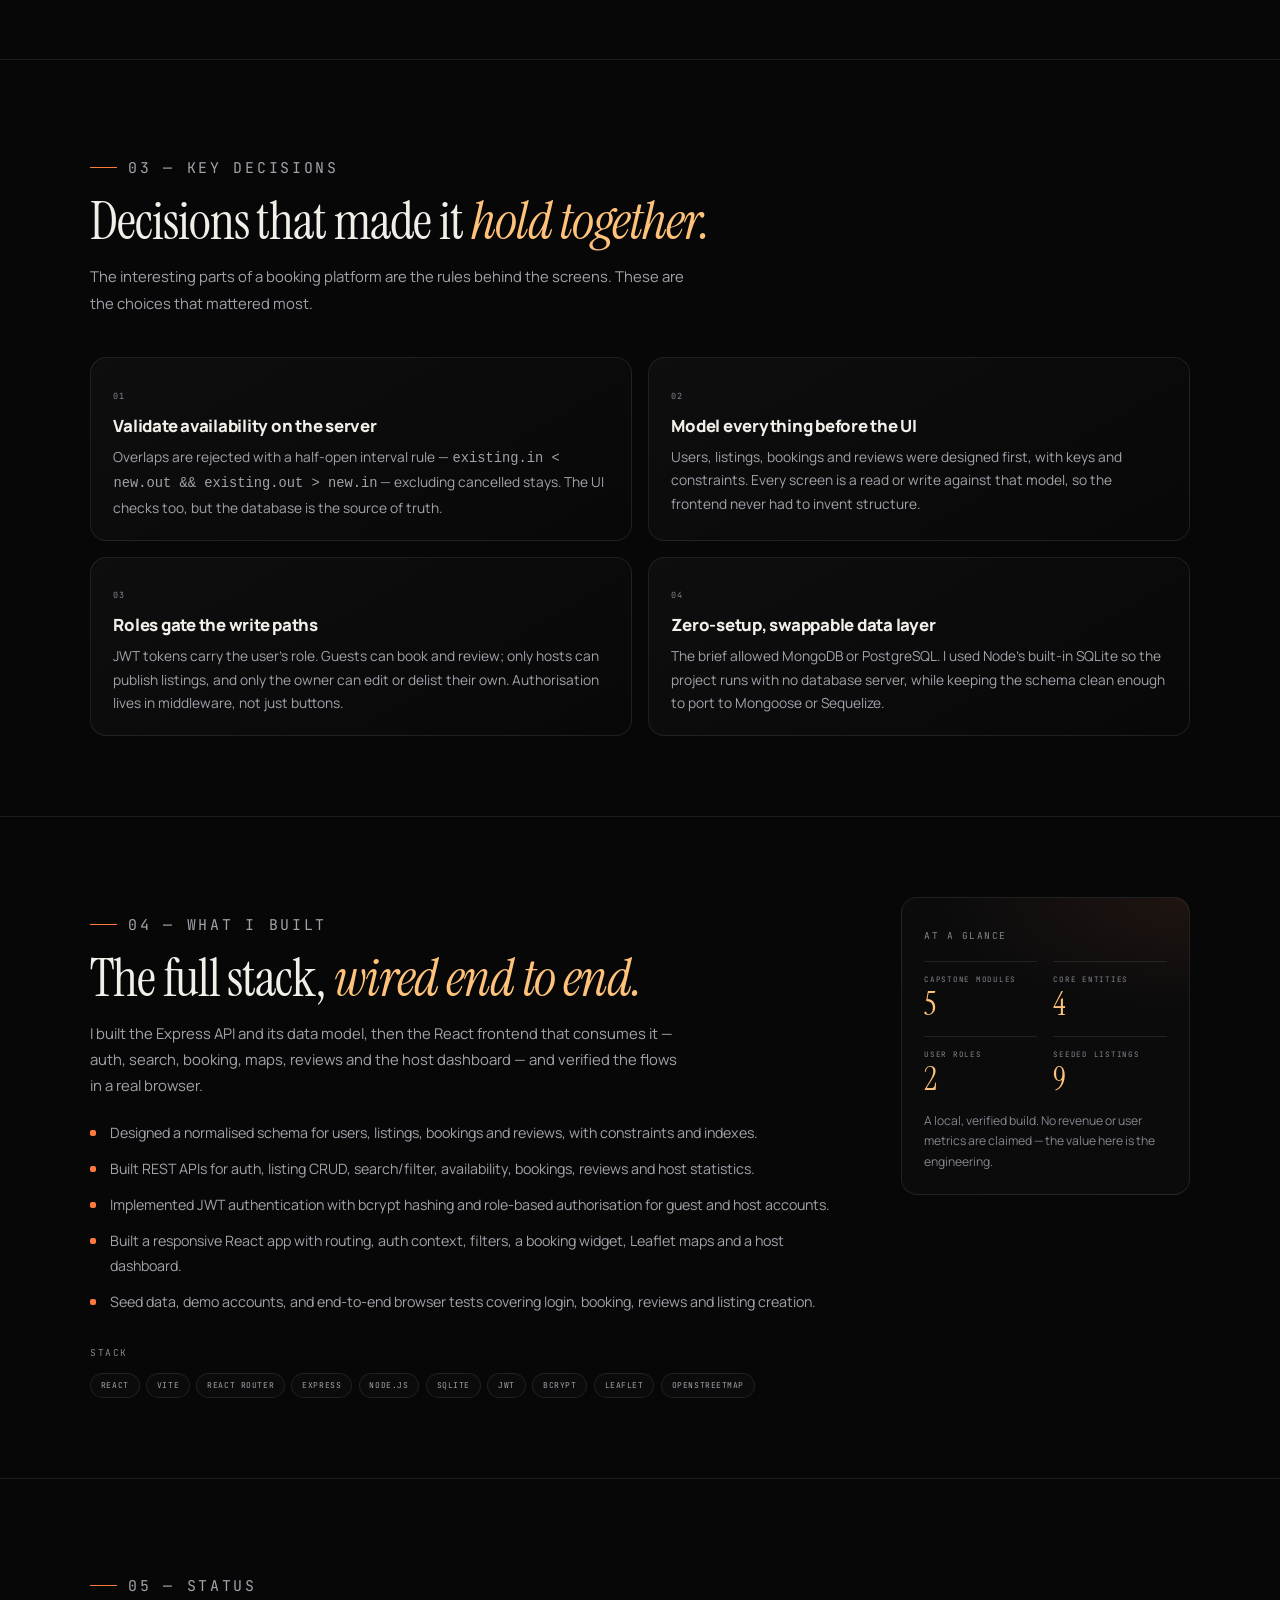
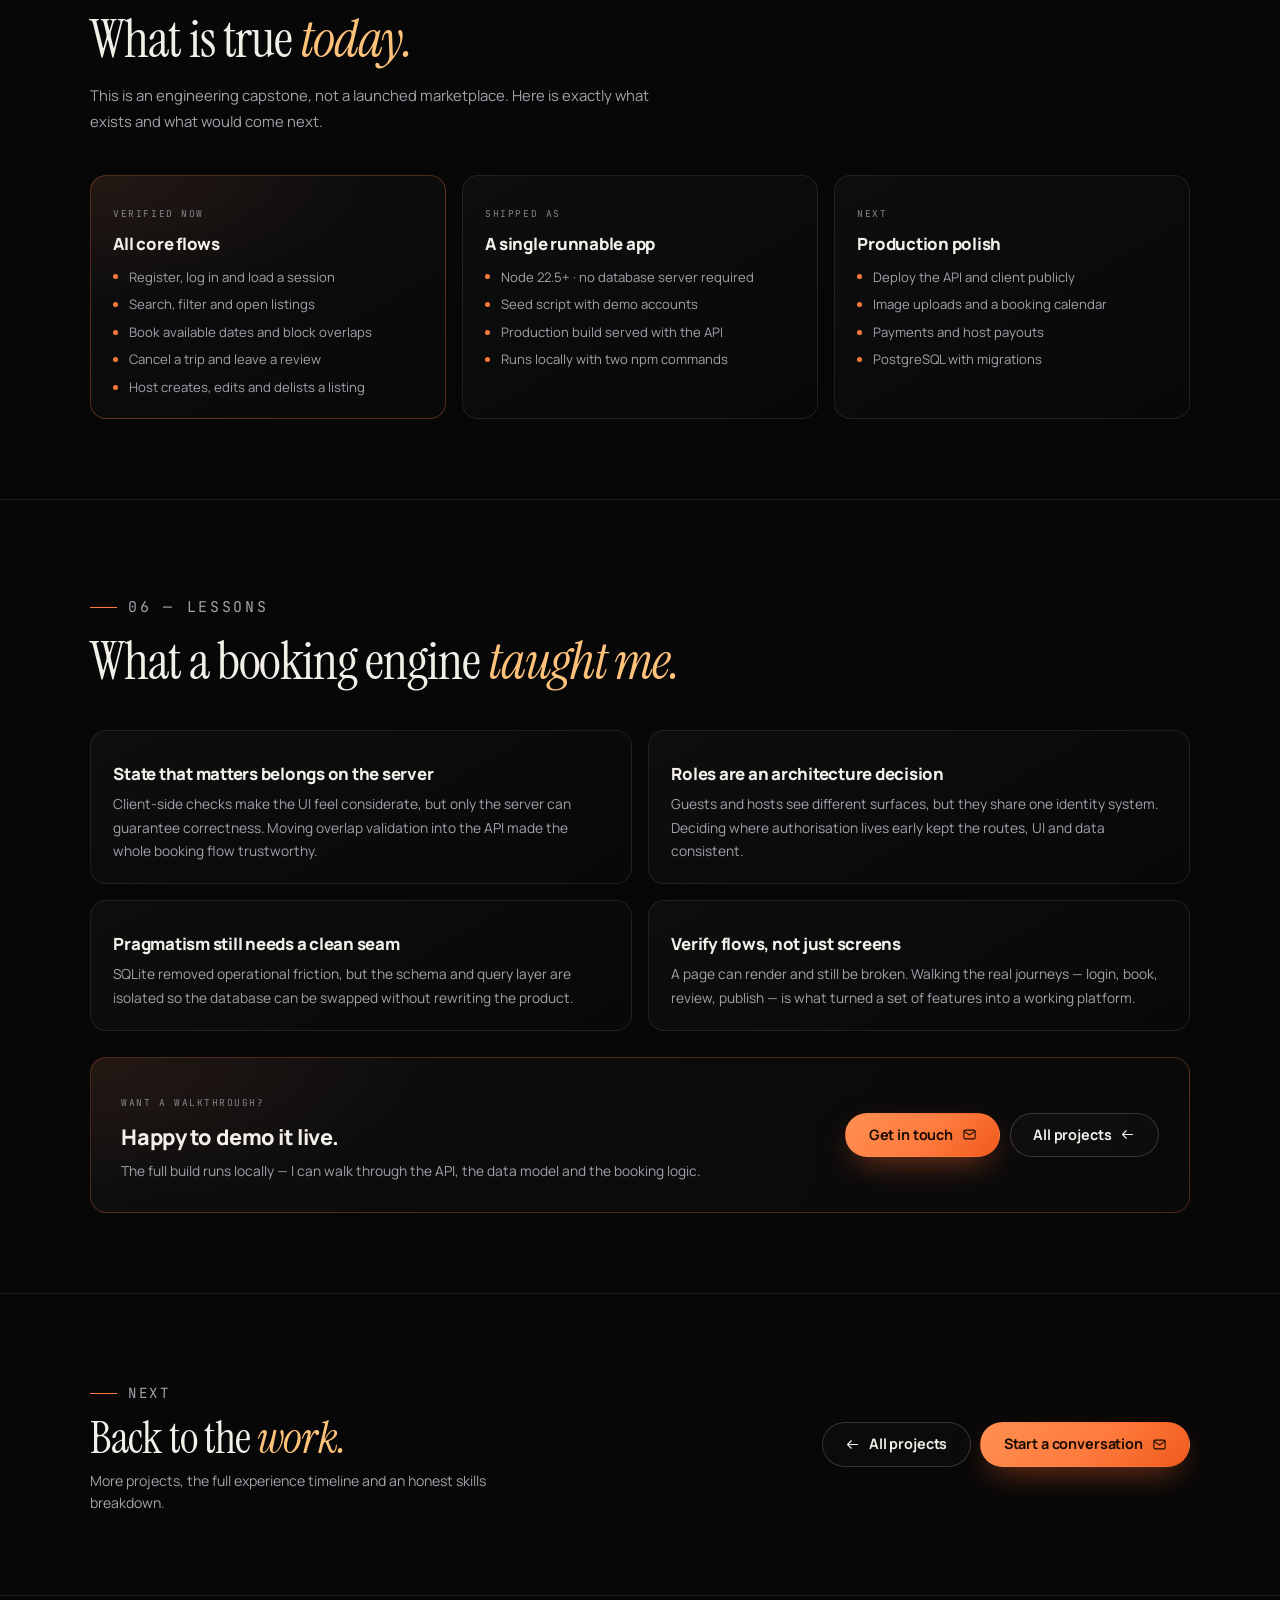
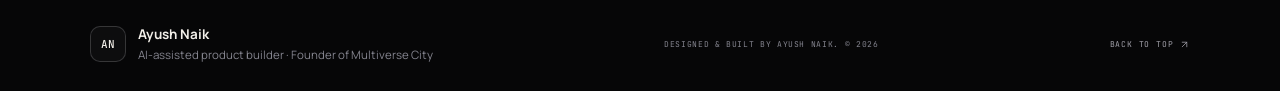
<file: work/stayscape.html>
<!DOCTYPE html>
<html lang="en">
<head>
    <meta charset="UTF-8">
    <meta name="viewport" content="width=device-width, initial-scale=1.0">

    <title>StayScape — Airbnb Clone Case Study | Ayush Naik</title>
    <meta name="description" content="A full-stack Airbnb-style listings and booking platform built for the Sapphire IQ capstone: React, Express, SQLite, JWT auth, overlap-safe bookings and interactive maps.">
    <meta name="author" content="Ayush Naik">
    <meta name="robots" content="index, follow">
    <link rel="canonical" href="https://ayush007naik.github.io/work/stayscape.html">

    <meta property="og:type" content="article">
    <meta property="og:locale" content="en_US">
    <meta property="og:url" content="https://ayush007naik.github.io/work/stayscape.html">
    <meta property="og:title" content="StayScape — Airbnb Clone Case Study | Ayush Naik">
    <meta property="og:description" content="A full-stack listings and booking platform: React, Express, SQLite, JWT auth, overlap-safe bookings and interactive maps.">
    <meta property="og:image" content="https://ayush007naik.github.io/assets/work/stayscape.webp">
    <meta property="og:site_name" content="Ayush Naik">
    <meta name="twitter:card" content="summary_large_image">
    <meta name="twitter:title" content="StayScape — Airbnb Clone Case Study | Ayush Naik">
    <meta name="twitter:description" content="A full-stack listings and booking platform built as the Sapphire IQ capstone.">
    <meta name="twitter:image" content="https://ayush007naik.github.io/assets/work/stayscape.webp">

    <meta name="theme-color" content="#070708">
    <meta name="color-scheme" content="dark">

    <link rel="icon" type="image/svg+xml" href="../assets/icons/favicon.svg">
    <link rel="apple-touch-icon" href="../assets/icons/icon-180.png">
    <link rel="manifest" href="../site.webmanifest">

    <link rel="preconnect" href="https://fonts.googleapis.com">
    <link rel="preconnect" href="https://fonts.gstatic.com" crossorigin>
    <link href="https://fonts.googleapis.com/css2?family=Instrument+Serif:ital@0;1&family=JetBrains+Mono:wght@400;500&family=Manrope:wght@400;500;600;700;800&display=swap" rel="stylesheet">
    <link rel="stylesheet" href="../style.css">

    <script>document.documentElement.classList.add('js');</script>

    <script type="application/ld+json">
    {
        "@context": "https://schema.org",
        "@type": "Article",
        "headline": "StayScape — Airbnb Clone Case Study",
        "description": "A full-stack listings and booking platform built as the Sapphire IQ capstone: React, Express, SQLite, JWT auth, overlap-safe bookings and interactive maps.",
        "author": {
            "@type": "Person",
            "name": "Ayush Naik",
            "url": "https://ayush007naik.github.io/"
        },
        "about": {
            "@type": "SoftwareApplication",
            "name": "StayScape",
            "applicationCategory": "WebApplication"
        },
        "url": "https://ayush007naik.github.io/work/stayscape.html"
    }
    </script>
</head>
<body class="case-study">
    <a class="skip-link" href="#main">Skip to content</a>

    <svg xmlns="http://www.w3.org/2000/svg" class="sprite" aria-hidden="true" focusable="false">
        <symbol id="i-github" viewBox="0 0 24 24"><path style="fill:currentColor;stroke:none" d="M12 .5C5.65.5.5 5.65.5 12c0 5.08 3.29 9.39 7.86 10.91.58.11.79-.25.79-.56 0-.28-.01-1.02-.02-2-3.2.7-3.88-1.54-3.88-1.54-.52-1.33-1.28-1.68-1.28-1.68-1.05-.72.08-.7.08-.7 1.16.08 1.77 1.19 1.77 1.19 1.03 1.77 2.7 1.26 3.36.96.1-.75.4-1.26.73-1.55-2.55-.29-5.23-1.28-5.23-5.7 0-1.26.45-2.29 1.19-3.1-.12-.29-.52-1.46.11-3.05 0 0 .97-.31 3.18 1.18a11.1 11.1 0 0 1 5.79 0c2.2-1.49 3.17-1.18 3.17-1.18.63 1.59.23 2.76.11 3.05.74.81 1.19 1.84 1.19 3.1 0 4.43-2.69 5.41-5.25 5.69.41.35.78 1.05.78 2.12 0 1.53-.01 2.76-.01 3.14 0 .31.21.68.8.56A11.51 11.51 0 0 0 23.5 12C23.5 5.65 18.35.5 12 .5Z"/></symbol>
        <symbol id="i-mail" viewBox="0 0 24 24"><rect x="3" y="5" width="18" height="14" rx="2"/><path d="m3.5 7 8.5 5.7L20.5 7"/></symbol>
        <symbol id="i-arrow-up-right" viewBox="0 0 24 24"><path d="M7 17 17 7M7 7h10v10"/></symbol>
        <symbol id="i-arrow-right" viewBox="0 0 24 24"><path d="M4 12h16m0 0-6-6m6 6-6 6"/></symbol>
        <symbol id="i-arrow-left" viewBox="0 0 24 24"><path d="M20 12H4m0 0 6-6m-6 6 6 6"/></symbol>
        <symbol id="i-arrow-down" viewBox="0 0 24 24"><path d="M12 4v16m0 0 6-6m-6 6-6-6"/></symbol>
        <symbol id="i-download" viewBox="0 0 24 24"><path d="M12 3v12m0 0 4-4m-4 4-4-4M5 21h14"/></symbol>
        <symbol id="i-pin" viewBox="0 0 24 24"><path d="M20 10c0 5-8 11-8 11S4 15 4 10a8 8 0 1 1 16 0Z"/><circle cx="12" cy="10" r="2.5"/></symbol>
        <symbol id="i-layers" viewBox="0 0 24 24"><path d="m12 3 9 5-9 5-9-5 9-5Z"/><path d="m3 13 9 5 9-5"/></symbol>
        <symbol id="i-code" viewBox="0 0 24 24"><path d="m8 9-3 3 3 3m8-6 3 3-3 3M13 5l-2 14"/></symbol>
        <symbol id="i-check" viewBox="0 0 24 24"><path d="m20 6-11 11-5-5"/></symbol>
    </svg>

    <div class="page-grid" aria-hidden="true"></div>
    <div class="page-glow" aria-hidden="true"><i></i><i></i></div>
    <div class="noise" aria-hidden="true"></div>

    <header class="case-header">
        <div class="container case-header-inner">
            <a class="brand" href="../index.html#top">
                <span class="brand-mark" aria-hidden="true">AN</span>
                <span class="brand-name">Ayush Naik</span>
            </a>
            <div class="case-header-links">
                <a class="case-back" href="../index.html#work">
                    <svg class="icon" aria-hidden="true"><use href="#i-arrow-left"/></svg>
                    All work
                </a>
                <a class="btn btn-primary btn-small" href="../resume.pdf" download="Ayush_Naik_Resume.pdf">
                    <svg class="icon" aria-hidden="true"><use href="#i-download"/></svg>
                    Résumé
                </a>
            </div>
        </div>
    </header>

    <main id="main">
        <section class="cs-hero">
            <div class="container">
                <p class="section-eyebrow">Case study — 04</p>
                <h1 class="cs-title">Book a stay.<br><em>Ship the system.</em></h1>
                <p class="cs-lead">
                    StayScape is a full-stack Airbnb-style platform built as the Sapphire IQ capstone.
                    It covers the whole arc of a listings-and-booking product: a modelled backend,
                    live search and filters, an overlap-safe booking flow, interactive maps, reviews
                    and a role-based host dashboard — wired together with JWT auth.
                </p>

                <dl class="cs-meta">
                    <div>
                        <dt>Role</dt>
                        <dd>Full-Stack Developer</dd>
                    </div>
                    <div>
                        <dt>Context</dt>
                        <dd>Sapphire IQ capstone · 5 modules</dd>
                    </div>
                    <div>
                        <dt>Platform</dt>
                        <dd>Web · React + Express</dd>
                    </div>
                    <div>
                        <dt>Status</dt>
                        <dd><span class="cs-live-dot" aria-hidden="true"></span>Built &amp; end-to-end tested · runs locally</dd>
                    </div>
                </dl>

                <div class="cs-actions">
                    <a class="btn btn-primary" href="#modules">
                        Explore the modules
                        <svg class="icon" aria-hidden="true"><use href="#i-arrow-down"/></svg>
                    </a>
                    <a class="btn btn-outline" href="#stack">
                        Tech stack
                        <svg class="icon" aria-hidden="true"><use href="#i-code"/></svg>
                    </a>
                    <a class="btn btn-ghost" href="../index.html#contact">
                        Ask me about it
                        <svg class="icon" aria-hidden="true"><use href="#i-mail"/></svg>
                    </a>
                </div>

                <div class="cs-shot-frame reveal">
                    <img src="../assets/work/stayscape.webp" alt="StayScape homepage with destination search and hero section" width="1440" height="900" loading="eager" decoding="async">
                    <div class="cs-shot-pair">
                        <img src="../assets/work/stayscape-listings.webp" alt="StayScape listings grid with filters, property cards and ratings" width="1440" height="900" loading="lazy" decoding="async">
                        <img src="../assets/work/stayscape-detail.webp" alt="StayScape listing detail page with image gallery, map and booking widget" width="1440" height="900" loading="lazy" decoding="async">
                    </div>
                    <p class="cs-caption">Search &amp; discovery · filtered listing grid · listing detail with booking</p>
                </div>
            </div>
        </section>

        <section class="cs-section" aria-labelledby="problem-title">
            <div class="container">
                <div class="cs-section-head">
                    <p class="section-eyebrow">01 — The brief</p>
                    <h2 id="problem-title">A marketplace is <em>four hard problems.</em></h2>
                    <p>An Airbnb clone is not one screen — it is auth, a data model, search, and a booking engine that must never double-book. The capstone framed it as five modules; the real work was making them behave as one system.</p>
                </div>

                <div class="cs-grid-3">
                    <article class="cs-card reveal">
                        <span class="mono-label">The traveller</span>
                        <h3>Find and book fast</h3>
                        <p>Search by destination, filter by type, price and capacity, compare ratings, then reserve available dates without the UI lying about what is free.</p>
                    </article>
                    <article class="cs-card reveal" style="--d: 60ms">
                        <span class="mono-label">The host</span>
                        <h3>Run the business</h3>
                        <p>Hosts need their own surface: publish and edit listings, see incoming bookings and guest details, and track revenue and ratings at a glance.</p>
                    </article>
                    <article class="cs-card reveal" style="--d: 120ms">
                        <span class="mono-label">The constraint</span>
                        <h3>One person, one system</h3>
                        <p>A single developer had to deliver the backend, the connected frontend, the booking logic, maps, reviews and deployment — with no room for unverified claims.</p>
                    </article>
                </div>
            </div>
        </section>

        <section class="cs-section" aria-labelledby="ecosystem-title" id="modules">
            <div class="container">
                <div class="cs-section-head">
                    <p class="section-eyebrow">02 — The modules</p>
                    <h2 id="ecosystem-title">Five modules, <em>one product.</em></h2>
                    <p>Each capstone module is implemented and verified. The table maps the brief to what actually shipped in the build.</p>
                </div>

                <div class="cs-table-wrap reveal">
                    <table class="cs-table">
                        <caption class="sr-only">StayScape modules and their build status</caption>
                        <thead>
                            <tr>
                                <th scope="col">Module</th>
                                <th scope="col">What it does</th>
                                <th scope="col">Status</th>
                            </tr>
                        </thead>
                        <tbody>
                            <tr>
                                <th scope="row">Backend foundation</th>
                                <td>Data model for users, listings, bookings and reviews; CRUD APIs; JWT auth and role middleware.</td>
                                <td><span class="status is-built">Built</span></td>
                            </tr>
                            <tr>
                                <th scope="row">Listings &amp; search</th>
                                <td>Live listing grid with destination search, type/price/capacity filters, sorting, pagination and loading/empty states.</td>
                                <td><span class="status is-built">Built</span></td>
                            </tr>
                            <tr>
                                <th scope="row">Booking flow</th>
                                <td>Date selection, availability checks and server-side overlap validation that prevents double-bookings.</td>
                                <td><span class="status is-built">Built</span></td>
                            </tr>
                            <tr>
                                <th scope="row">Maps, reviews &amp; dashboard</th>
                                <td>Leaflet maps, a review system with average-rating aggregation, and a host dashboard for listings, bookings and stats.</td>
                                <td><span class="status is-built">Built</span></td>
                            </tr>
                            <tr>
                                <th scope="row">Deployment &amp; polish</th>
                                <td>Production build served by the API as a single service, environment-based config, responsive layout and image fallbacks.</td>
                                <td><span class="status is-built">Built</span></td>
                            </tr>
                        </tbody>
                    </table>
                </div>
            </div>
        </section>

        <section class="cs-section" aria-labelledby="decisions-title">
            <div class="container">
                <div class="cs-section-head">
                    <p class="section-eyebrow">03 — Key decisions</p>
                    <h2 id="decisions-title">Decisions that made it <em>hold together.</em></h2>
                    <p>The interesting parts of a booking platform are the rules behind the screens. These are the choices that mattered most.</p>
                </div>

                <div class="cs-grid-2">
                    <article class="cs-card reveal">
                        <span class="cs-num">01</span>
                        <h3>Validate availability on the server</h3>
                        <p>Overlaps are rejected with a half-open interval rule — <code>existing.in &lt; new.out &amp;&amp; existing.out &gt; new.in</code> — excluding cancelled stays. The UI checks too, but the database is the source of truth.</p>
                    </article>
                    <article class="cs-card reveal" style="--d: 60ms">
                        <span class="cs-num">02</span>
                        <h3>Model everything before the UI</h3>
                        <p>Users, listings, bookings and reviews were designed first, with keys and constraints. Every screen is a read or write against that model, so the frontend never had to invent structure.</p>
                    </article>
                    <article class="cs-card reveal" style="--d: 120ms">
                        <span class="cs-num">03</span>
                        <h3>Roles gate the write paths</h3>
                        <p>JWT tokens carry the user’s role. Guests can book and review; only hosts can publish listings, and only the owner can edit or delist their own. Authorisation lives in middleware, not just buttons.</p>
                    </article>
                    <article class="cs-card reveal" style="--d: 180ms">
                        <span class="cs-num">04</span>
                        <h3>Zero-setup, swappable data layer</h3>
                        <p>The brief allowed MongoDB or PostgreSQL. I used Node’s built-in SQLite so the project runs with no database server, while keeping the schema clean enough to port to Mongoose or Sequelize.</p>
                    </article>
                </div>
            </div>
        </section>

        <section class="cs-section" aria-labelledby="build-title" id="stack">
            <div class="container">
                <div class="cs-split">
                    <div class="cs-split-copy">
                        <div class="cs-section-head">
                            <p class="section-eyebrow">04 — What I built</p>
                            <h2 id="build-title">The full stack, <em>wired end to end.</em></h2>
                            <p>I built the Express API and its data model, then the React frontend that consumes it — auth, search, booking, maps, reviews and the host dashboard — and verified the flows in a real browser.</p>
                        </div>

                        <ul class="cs-list">
                            <li>Designed a normalised schema for users, listings, bookings and reviews, with constraints and indexes.</li>
                            <li>Built REST APIs for auth, listing CRUD, search/filter, availability, bookings, reviews and host statistics.</li>
                            <li>Implemented JWT authentication with bcrypt hashing and role-based authorisation for guest and host accounts.</li>
                            <li>Built a responsive React app with routing, auth context, filters, a booking widget, Leaflet maps and a host dashboard.</li>
                            <li>Seed data, demo accounts, and end-to-end browser tests covering login, booking, reviews and listing creation.</li>
                        </ul>

                        <div class="cs-stack">
                            <span class="mono-label">Stack</span>
                            <ul>
                                <li>React</li><li>Vite</li><li>React Router</li><li>Express</li><li>Node.js</li><li>SQLite</li><li>JWT</li><li>bcrypt</li><li>Leaflet</li><li>OpenStreetMap</li>
                            </ul>
                        </div>
                    </div>

                    <aside class="cs-aside reveal">
                        <span class="mono-label">At a glance</span>
                        <dl class="cs-facts">
                            <div><dt>Capstone modules</dt><dd>5</dd></div>
                            <div><dt>Core entities</dt><dd>4</dd></div>
                            <div><dt>User roles</dt><dd>2</dd></div>
                            <div><dt>Seeded listings</dt><dd>9</dd></div>
                        </dl>
                        <p class="cs-aside-note">A local, verified build. No revenue or user metrics are claimed — the value here is the engineering.</p>
                    </aside>
                </div>
            </div>
        </section>

        <section class="cs-section" aria-labelledby="status-title">
            <div class="container">
                <div class="cs-section-head">
                    <p class="section-eyebrow">05 — Status</p>
                    <h2 id="status-title">What is true <em>today.</em></h2>
                    <p>This is an engineering capstone, not a launched marketplace. Here is exactly what exists and what would come next.</p>
                </div>

                <div class="cs-grid-3">
                    <article class="cs-card cs-card-accent reveal">
                        <span class="mono-label">Verified now</span>
                        <h3>All core flows</h3>
                        <ul class="cs-mini-list">
                            <li>Register, log in and load a session</li>
                            <li>Search, filter and open listings</li>
                            <li>Book available dates and block overlaps</li>
                            <li>Cancel a trip and leave a review</li>
                            <li>Host creates, edits and delists a listing</li>
                        </ul>
                    </article>
                    <article class="cs-card reveal" style="--d: 60ms">
                        <span class="mono-label">Shipped as</span>
                        <h3>A single runnable app</h3>
                        <ul class="cs-mini-list">
                            <li>Node 22.5+ · no database server required</li>
                            <li>Seed script with demo accounts</li>
                            <li>Production build served with the API</li>
                            <li>Runs locally with two npm commands</li>
                        </ul>
                    </article>
                    <article class="cs-card reveal" style="--d: 120ms">
                        <span class="mono-label">Next</span>
                        <h3>Production polish</h3>
                        <ul class="cs-mini-list">
                            <li>Deploy the API and client publicly</li>
                            <li>Image uploads and a booking calendar</li>
                            <li>Payments and host payouts</li>
                            <li>PostgreSQL with migrations</li>
                        </ul>
                    </article>
                </div>
            </div>
        </section>

        <section class="cs-section" aria-labelledby="lessons-title">
            <div class="container">
                <div class="cs-section-head">
                    <p class="section-eyebrow">06 — Lessons</p>
                    <h2 id="lessons-title">What a booking engine <em>taught me.</em></h2>
                </div>

                <div class="cs-grid-2">
                    <article class="cs-card reveal">
                        <h3>State that matters belongs on the server</h3>
                        <p>Client-side checks make the UI feel considerate, but only the server can guarantee correctness. Moving overlap validation into the API made the whole booking flow trustworthy.</p>
                    </article>
                    <article class="cs-card reveal" style="--d: 60ms">
                        <h3>Roles are an architecture decision</h3>
                        <p>Guests and hosts see different surfaces, but they share one identity system. Deciding where authorisation lives early kept the routes, UI and data consistent.</p>
                    </article>
                    <article class="cs-card reveal" style="--d: 120ms">
                        <h3>Pragmatism still needs a clean seam</h3>
                        <p>SQLite removed operational friction, but the schema and query layer are isolated so the database can be swapped without rewriting the product.</p>
                    </article>
                    <article class="cs-card reveal" style="--d: 180ms">
                        <h3>Verify flows, not just screens</h3>
                        <p>A page can render and still be broken. Walking the real journeys — login, book, review, publish — is what turned a set of features into a working platform.</p>
                    </article>
                </div>

                <div class="cs-cta reveal">
                    <div>
                        <span class="mono-label">Want a walkthrough?</span>
                        <h3>Happy to demo it live.</h3>
                        <p>The full build runs locally — I can walk through the API, the data model and the booking logic.</p>
                    </div>
                    <div class="cs-cta-actions">
                        <a class="btn btn-primary" href="../index.html#contact">
                            Get in touch
                            <svg class="icon" aria-hidden="true"><use href="#i-mail"/></svg>
                        </a>
                        <a class="btn btn-outline" href="../index.html#work">
                            All projects
                            <svg class="icon" aria-hidden="true"><use href="#i-arrow-left"/></svg>
                        </a>
                    </div>
                </div>
            </div>
        </section>

        <section class="cs-section cs-next" aria-labelledby="next-title">
            <div class="container cs-next-inner">
                <div>
                    <p class="section-eyebrow">Next</p>
                    <h2 id="next-title">Back to the <em>work.</em></h2>
                    <p>More projects, the full experience timeline and an honest skills breakdown.</p>
                </div>
                <div class="cs-next-actions">
                    <a class="btn btn-outline" href="../index.html#work">
                        <svg class="icon" aria-hidden="true"><use href="#i-arrow-left"/></svg>
                        All projects
                    </a>
                    <a class="btn btn-primary" href="../index.html#contact">
                        Start a conversation
                        <svg class="icon" aria-hidden="true"><use href="#i-mail"/></svg>
                    </a>
                </div>
            </div>
        </section>
    </main>

    <footer class="site-footer">
        <div class="container footer-inner">
            <div class="footer-brand">
                <span class="brand-mark">AN</span>
                <div>
                    <p>Ayush Naik</p>
                    <span>AI-assisted product builder · Founder of Multiverse City</span>
                </div>
            </div>
            <p class="footer-note">Designed &amp; built by Ayush Naik. © <span id="year">2026</span></p>
            <a class="back-to-top" href="#main" aria-label="Back to top">
                Back to top
                <svg class="icon" aria-hidden="true"><use href="#i-arrow-up-right"/></svg>
            </a>
        </div>
    </footer>

    <script src="../script.js" defer></script>
</body>
</html>
</file>
<file: style.css>
/* =========================================================
   Ayush Naik — portfolio
   Design system: ember + graphite, editorial serif, mono labels
   ========================================================= */

*, *::before, *::after {
    margin: 0;
    padding: 0;
    box-sizing: border-box;
}

:root {
    --bg: #070708;
    --bg-elev: #0b0b0e;
    --surface: rgba(255, 255, 255, 0.022);
    --surface-hover: rgba(255, 255, 255, 0.045);
    --line: rgba(255, 255, 255, 0.085);
    --line-strong: rgba(255, 255, 255, 0.17);
    --text: #f2efe9;
    --muted: #a3a2ab;
    --dim: #85858f;
    --accent: #ff7a3d;
    --accent-2: #ffc27a;
    --accent-ink: #190a02;
    --ok: #9ee6b7;
    --serif: "Instrument Serif", Georgia, "Times New Roman", serif;
    --sans: "Manrope", -apple-system, BlinkMacSystemFont, "Segoe UI", sans-serif;
    --mono: "JetBrains Mono", ui-monospace, SFMono-Regular, Menlo, Consolas, monospace;
    --radius: 18px;
    --container: 1180px;
    --ease: cubic-bezier(0.22, 1, 0.36, 1);
}

html {
    scroll-behavior: smooth;
    scroll-padding-top: 96px;
    -webkit-text-size-adjust: 100%;
}

body {
    font-family: var(--sans);
    background: var(--bg);
    color: var(--text);
    line-height: 1.6;
    font-size: 16px;
    overflow-x: clip;
    -webkit-font-smoothing: antialiased;
    -moz-osx-font-smoothing: grayscale;
}

body.menu-open {
    overflow: hidden;
}

::selection {
    background: rgba(255, 122, 61, 0.3);
    color: #fff;
}

::-webkit-scrollbar { width: 10px; }
::-webkit-scrollbar-track { background: #08080a; }
::-webkit-scrollbar-thumb { background: #24242b; border-radius: 99px; border: 2px solid #08080a; }
::-webkit-scrollbar-thumb:hover { background: #383842; }

img { max-width: 100%; display: block; }
ul, ol { list-style: none; }
a { color: inherit; text-decoration: none; }
button { font: inherit; color: inherit; background: none; border: 0; }
strong, b { font-weight: 700; }

:focus-visible {
    outline: 2px solid var(--accent);
    outline-offset: 3px;
    border-radius: 4px;
}

.sr-only {
    position: absolute;
    width: 1px;
    height: 1px;
    padding: 0;
    margin: -1px;
    overflow: hidden;
    clip: rect(0, 0, 0, 0);
    white-space: nowrap;
    border: 0;
}

.skip-link {
    position: fixed;
    top: 12px;
    left: 12px;
    z-index: 999;
    padding: 0.7rem 1rem;
    background: var(--accent);
    color: var(--accent-ink);
    border-radius: 8px;
    font-weight: 700;
    font-size: 0.85rem;
    transform: translateY(-160%);
    transition: transform 0.2s var(--ease);
}
.skip-link:focus { transform: translateY(0); }

.sprite {
    position: absolute;
    width: 0;
    height: 0;
    overflow: hidden;
}

.icon {
    width: 1em;
    height: 1em;
    flex-shrink: 0;
    fill: none;
    stroke: currentColor;
    stroke-width: 1.7;
    stroke-linecap: round;
    stroke-linejoin: round;
    vertical-align: -0.125em;
}

.container {
    width: 100%;
    max-width: var(--container);
    margin-inline: auto;
    padding-inline: clamp(1.25rem, 4vw, 2.5rem);
}

/* ---------- Background texture ---------- */

.page-grid {
    position: fixed;
    inset: 0;
    z-index: 0;
    pointer-events: none;
    background-image:
        linear-gradient(rgba(255, 255, 255, 0.028) 1px, transparent 1px),
        linear-gradient(90deg, rgba(255, 255, 255, 0.028) 1px, transparent 1px);
    background-size: 84px 84px;
    -webkit-mask-image: radial-gradient(ellipse 90% 60% at 50% 0%, #000 10%, transparent 72%);
    mask-image: radial-gradient(ellipse 90% 60% at 50% 0%, #000 10%, transparent 72%);
}

.page-glow {
    position: fixed;
    inset: 0;
    z-index: 0;
    pointer-events: none;
    overflow: hidden;
}

.page-glow i {
    position: absolute;
    display: block;
    border-radius: 50%;
    background: radial-gradient(circle, rgba(255, 106, 42, 0.13) 0%, rgba(255, 106, 42, 0.05) 38%, transparent 68%);
}

.page-glow i:first-child {
    width: 62vw;
    height: 62vw;
    top: -26vw;
    right: -16vw;
    animation: drift 24s ease-in-out infinite alternate;
}

.page-glow i:last-child {
    width: 46vw;
    height: 46vw;
    top: 52vh;
    left: -24vw;
    opacity: 0.7;
    animation: drift 30s ease-in-out infinite alternate-reverse;
}

.noise {
    position: fixed;
    inset: 0;
    z-index: 0;
    pointer-events: none;
    opacity: 0.035;
    background-image: url("data:image/svg+xml,%3Csvg viewBox='0 0 400 400' xmlns='http://www.w3.org/2000/svg'%3E%3Cfilter id='n'%3E%3CfeTurbulence type='fractalNoise' baseFrequency='0.85' numOctaves='3' stitchTiles='stitch'/%3E%3C/filter%3E%3Crect width='100%25' height='100%25' filter='url(%23n)'/%3E%3C/svg%3E");
    background-size: 220px 220px;
}

@keyframes drift {
    from { transform: translate3d(0, 0, 0) scale(1); }
    to { transform: translate3d(-3vw, 3vw, 0) scale(1.08); }
}

.progress {
    position: fixed;
    top: 0;
    left: 0;
    right: 0;
    height: 2px;
    z-index: 120;
    background: transparent;
    pointer-events: none;
}

.progress span {
    display: block;
    height: 100%;
    width: 100%;
    transform: scaleX(0);
    transform-origin: 0 50%;
    background: linear-gradient(90deg, var(--accent), var(--accent-2));
}

/* ---------- Typography helpers ---------- */

.mono-label {
    font-family: var(--mono);
    font-size: 9.5px;
    letter-spacing: 0.16em;
    text-transform: uppercase;
    color: var(--dim);
}

.eyebrow {
    display: inline-flex;
    align-items: center;
    gap: 0.6rem;
    font-family: var(--mono);
    font-size: 10.5px;
    letter-spacing: 0.14em;
    text-transform: uppercase;
    color: var(--muted);
}

.status-dot,
.pulse-dot {
    width: 6px;
    height: 6px;
    flex-shrink: 0;
    border-radius: 50%;
    background: var(--accent);
    box-shadow: 0 0 0 0 rgba(255, 122, 61, 0.5);
    animation: ping 2.4s ease-out infinite;
}

@keyframes ping {
    0% { box-shadow: 0 0 0 0 rgba(255, 122, 61, 0.45); }
    70%, 100% { box-shadow: 0 0 0 7px rgba(255, 122, 61, 0); }
}

/* ---------- Buttons ---------- */

.btn {
    display: inline-flex;
    align-items: center;
    justify-content: center;
    gap: 0.55rem;
    padding: 0.85rem 1.4rem;
    border-radius: 999px;
    border: 1px solid transparent;
    font-family: var(--sans);
    font-size: 0.9rem;
    font-weight: 700;
    letter-spacing: -0.01em;
    line-height: 1;
    cursor: pointer;
    transition: transform 0.3s var(--ease), background 0.3s var(--ease), border-color 0.3s var(--ease), box-shadow 0.3s var(--ease), color 0.3s var(--ease);
    white-space: nowrap;
}

.btn .icon { width: 15px; height: 15px; }

.btn-primary {
    background: linear-gradient(135deg, #ff9052, var(--accent) 55%, #ef5a1c);
    color: var(--accent-ink);
    box-shadow: 0 12px 32px -10px rgba(255, 106, 42, 0.55);
}

.btn-primary:hover {
    transform: translateY(-2px);
    box-shadow: 0 18px 44px -12px rgba(255, 106, 42, 0.7);
}

.btn-outline {
    border-color: var(--line-strong);
    background: rgba(255, 255, 255, 0.02);
    color: var(--text);
}

.btn-outline:hover {
    transform: translateY(-2px);
    border-color: rgba(255, 122, 61, 0.55);
    background: rgba(255, 122, 61, 0.06);
    color: var(--accent-2);
}

.btn-ghost {
    color: var(--muted);
    padding-inline: 0.7rem;
}

.btn-ghost:hover { color: var(--text); }

.btn-small {
    padding: 0.6rem 1rem;
    font-size: 0.8rem;
}

.btn-small .icon { width: 13px; height: 13px; }

.btn-large {
    padding: 1.02rem 1.6rem;
    font-size: 0.98rem;
}

.btn-large .icon { width: 17px; height: 17px; }

.text-link {
    display: inline-flex;
    align-items: center;
    gap: 0.35rem;
    font-size: 0.82rem;
    font-weight: 700;
    color: var(--text);
    width: fit-content;
    border-bottom: 1px solid transparent;
    transition: color 0.25s var(--ease), border-color 0.25s var(--ease);
}

.text-link .icon { width: 13px; height: 13px; }

.text-link:hover {
    color: var(--accent-2);
    border-bottom-color: rgba(255, 194, 122, 0.5);
}

.text-link-muted { color: var(--muted); }

/* ---------- Header ---------- */

.site-header {
    position: fixed;
    top: 0;
    left: 0;
    right: 0;
    z-index: 100;
    background: rgba(7, 7, 8, 0.55);
    -webkit-backdrop-filter: blur(18px) saturate(140%);
    backdrop-filter: blur(18px) saturate(140%);
    border-bottom: 1px solid transparent;
    transition: background 0.35s var(--ease), border-color 0.35s var(--ease);
}

.site-header.is-scrolled {
    background: rgba(7, 7, 8, 0.86);
    border-bottom-color: var(--line);
}

.nav {
    display: flex;
    align-items: center;
    justify-content: space-between;
    gap: 1.5rem;
    min-height: 76px;
}

.brand {
    display: inline-flex;
    align-items: center;
    gap: 0.7rem;
    flex-shrink: 0;
}

.brand-mark {
    display: grid;
    place-items: center;
    width: 36px;
    height: 36px;
    border-radius: 10px;
    border: 1px solid var(--line-strong);
    background: rgba(255, 255, 255, 0.03);
    font-family: var(--mono);
    font-size: 11px;
    font-weight: 500;
    letter-spacing: 0.04em;
    color: var(--text);
    transition: border-color 0.3s var(--ease), color 0.3s var(--ease), background 0.3s var(--ease);
}

.brand:hover .brand-mark {
    border-color: rgba(255, 122, 61, 0.55);
    color: var(--accent-2);
    background: rgba(255, 122, 61, 0.08);
}

.brand-name {
    font-size: 0.9rem;
    font-weight: 700;
    letter-spacing: -0.01em;
}

.nav-menu {
    display: flex;
    align-items: center;
    gap: 2rem;
}

.nav-links {
    display: flex;
    align-items: center;
    gap: 1.75rem;
}

.nav-link {
    position: relative;
    font-size: 0.82rem;
    font-weight: 600;
    color: var(--muted);
    padding-block: 0.4rem;
    transition: color 0.25s var(--ease);
}

.nav-link::after {
    content: "";
    position: absolute;
    left: 0;
    right: 0;
    bottom: 0;
    height: 1px;
    background: var(--accent);
    transform: scaleX(0);
    transform-origin: 0 50%;
    transition: transform 0.35s var(--ease);
}

.nav-link:hover,
.nav-link.is-active { color: var(--text); }

.nav-link.is-active::after,
.nav-link:hover::after { transform: scaleX(1); }

.nav-toggle {
    display: none;
    width: 42px;
    height: 42px;
    border: 1px solid var(--line-strong);
    border-radius: 10px;
    background: rgba(255, 255, 255, 0.03);
    cursor: pointer;
    position: relative;
    z-index: 102;
}

.nav-toggle span {
    position: absolute;
    left: 11px;
    right: 11px;
    height: 1.5px;
    border-radius: 2px;
    background: var(--text);
    transition: transform 0.3s var(--ease), opacity 0.3s var(--ease), top 0.3s var(--ease);
}

.nav-toggle span:first-child { top: 16px; }
.nav-toggle span:last-child { top: 24px; }

.nav-toggle[aria-expanded="true"] span:first-child { top: 20px; transform: rotate(45deg); }
.nav-toggle[aria-expanded="true"] span:last-child { top: 20px; transform: rotate(-45deg); }

/* ---------- Hero ---------- */

main { position: relative; z-index: 1; }

.hero {
    position: relative;
    display: grid;
    grid-template-columns: minmax(0, 1.08fr) minmax(0, 0.92fr);
    align-items: center;
    gap: clamp(2rem, 5vw, 4.5rem);
    min-height: 100svh;
    padding-top: 132px;
    padding-bottom: 92px;
}

.hero-copy { max-width: 680px; }

.hero-title {
    margin: 1.15rem 0 0;
    font-weight: 400;
}

.hero-name {
    display: block;
    font-family: var(--serif);
    font-size: clamp(4rem, 8.4vw, 6.9rem);
    font-weight: 400;
    line-height: 0.88;
    letter-spacing: -0.038em;
    color: var(--text);
    text-wrap: balance;
}

.hero-school {
    display: inline-flex;
    align-items: center;
    gap: 0.45rem;
    margin-top: 0.9rem;
    padding: 0.45rem 0.8rem;
    border: 1px solid rgba(255, 122, 61, 0.42);
    border-radius: 999px;
    background: rgba(255, 122, 61, 0.09);
    font-family: var(--mono);
    font-size: 9px;
    letter-spacing: 0.15em;
    text-transform: uppercase;
    color: var(--accent-2);
    white-space: nowrap;
}

.hero-school .icon {
    width: 12px;
    height: 12px;
    color: var(--accent);
}

.hero-school-meta {
    color: var(--dim);
}

.hero-line {
    display: block;
    max-width: 24ch;
    margin-top: 1.1rem;
    font-family: var(--serif);
    font-size: clamp(1.6rem, 3vw, 2.3rem);
    font-weight: 400;
    line-height: 1.16;
    letter-spacing: -0.018em;
    text-wrap: balance;
}

.hero-line em,
.section-title em,
.contact-title em {
    font-style: italic;
    background: linear-gradient(100deg, #fff0dc 0%, var(--accent-2) 38%, var(--accent) 78%);
    -webkit-background-clip: text;
    background-clip: text;
    -webkit-text-fill-color: transparent;
    color: var(--accent-2);
}

.hero-roles {
    margin-top: 1.4rem;
    font-family: var(--mono);
    font-size: 10px;
    letter-spacing: 0.13em;
    text-transform: uppercase;
    color: var(--dim);
}

.hero-intro {
    max-width: 54ch;
    margin-top: 1rem;
    color: var(--muted);
    font-size: 1rem;
    line-height: 1.75;
}

.hero-actions {
    display: flex;
    flex-wrap: wrap;
    gap: 0.7rem;
    margin-top: 1.9rem;
}

.hero-socials {
    display: flex;
    gap: 0.55rem;
    margin-top: 1.8rem;
}

.hero-socials a {
    display: grid;
    place-items: center;
    width: 40px;
    height: 40px;
    border-radius: 10px;
    border: 1px solid var(--line);
    background: rgba(255, 255, 255, 0.02);
    color: var(--muted);
    font-size: 1rem;
    transition: color 0.3s var(--ease), border-color 0.3s var(--ease), transform 0.3s var(--ease), background 0.3s var(--ease);
}

.hero-socials a:hover {
    color: var(--accent-2);
    border-color: rgba(255, 122, 61, 0.5);
    background: rgba(255, 122, 61, 0.07);
    transform: translateY(-2px);
}

/* Hero visual */

.hero-visual {
    position: relative;
    display: flex;
    justify-content: center;
    align-items: center;
    min-width: 0;
}

.hero-orb {
    position: absolute;
    width: min(430px, 90%);
    aspect-ratio: 1;
    border-radius: 50%;
    background: radial-gradient(circle, rgba(255, 106, 42, 0.2) 0%, rgba(255, 106, 42, 0.06) 45%, transparent 70%);
    filter: blur(18px);
    z-index: 0;
}

.build-card {
    position: relative;
    z-index: 1;
    width: 100%;
    max-width: 432px;
    padding: 1.25rem;
    border-radius: 24px;
    border: 1px solid var(--line-strong);
    background:
        linear-gradient(165deg, rgba(255, 255, 255, 0.065), rgba(255, 255, 255, 0.015) 55%),
        rgba(10, 10, 13, 0.72);
    -webkit-backdrop-filter: blur(18px);
    backdrop-filter: blur(18px);
    box-shadow: 0 40px 90px -30px rgba(0, 0, 0, 0.9), inset 0 1px 0 rgba(255, 255, 255, 0.07);
    transform: rotate(-1.25deg);
    transition: transform 0.5s var(--ease), border-color 0.5s var(--ease);
}

.build-card:hover {
    transform: rotate(0deg) translateY(-4px);
    border-color: rgba(255, 255, 255, 0.24);
}

.build-head {
    display: flex;
    align-items: center;
    justify-content: space-between;
    gap: 1rem;
}

.build-label {
    display: inline-flex;
    align-items: center;
    gap: 0.5rem;
    font-family: var(--mono);
    font-size: 9.5px;
    letter-spacing: 0.14em;
    text-transform: uppercase;
    color: var(--muted);
}

.tag {
    display: inline-flex;
    align-items: center;
    gap: 0.4rem;
    padding: 0.3rem 0.55rem;
    border: 1px solid var(--line-strong);
    border-radius: 999px;
    font-family: var(--mono);
    font-size: 8.5px;
    letter-spacing: 0.12em;
    text-transform: uppercase;
    color: var(--muted);
    white-space: nowrap;
}

.tag-live {
    color: var(--ok);
    border-color: rgba(110, 231, 183, 0.28);
    background: rgba(16, 185, 129, 0.07);
}

.tag-live::before {
    content: "";
    width: 4px;
    height: 4px;
    border-radius: 50%;
    background: var(--ok);
}

.tag-accent {
    color: var(--accent-2);
    border-color: rgba(255, 122, 61, 0.35);
    background: rgba(255, 122, 61, 0.07);
}

.build-body {
    display: grid;
    grid-template-columns: auto 1fr;
    gap: 1.1rem;
    align-items: center;
    padding: 1.15rem 0;
    border-bottom: 1px solid var(--line);
}

.phone {
    position: relative;
    aspect-ratio: 9 / 19;
    border-radius: 26px;
    border: 1px solid rgba(255, 255, 255, 0.16);
    background: #000;
    overflow: hidden;
    box-shadow: 0 24px 60px -20px rgba(0, 0, 0, 0.95), inset 0 0 0 1px rgba(0, 0, 0, 0.6);
}

.phone img {
    width: 100%;
    height: 100%;
    object-fit: cover;
}

.phone-notch {
    position: absolute;
    top: 5px;
    left: 50%;
    width: 34%;
    height: 11px;
    transform: translateX(-50%);
    border-radius: 0 0 8px 8px;
    background: #000;
    z-index: 2;
}

.phone-small {
    width: 116px;
    border-radius: 20px;
    flex-shrink: 0;
}

.build-info {
    display: flex;
    flex-direction: column;
    gap: 0.3rem;
    min-width: 0;
}

.build-info strong {
    font-family: var(--serif);
    font-size: 1.6rem;
    font-weight: 400;
    line-height: 1.05;
    letter-spacing: -0.01em;
}

.build-stack {
    font-family: var(--mono);
    font-size: 9px;
    letter-spacing: 0.06em;
    color: var(--dim);
    margin-bottom: 0.25rem;
}

.build-stats {
    display: grid;
    grid-template-columns: repeat(3, 1fr);
    padding-top: 0.95rem;
}

.build-stats > div {
    display: flex;
    flex-direction: column;
    gap: 0.1rem;
    padding-inline: 0.85rem;
    border-left: 1px solid var(--line);
}

.build-stats > div:first-child {
    padding-left: 0;
    border-left: 0;
}

.build-stats strong {
    font-size: 1.28rem;
    font-weight: 800;
    letter-spacing: -0.03em;
}

.build-stats span {
    font-family: var(--mono);
    font-size: 8.5px;
    letter-spacing: 0.1em;
    text-transform: uppercase;
    color: var(--dim);
}

.build-note {
    margin-top: 0.85rem;
    padding-top: 0.75rem;
    border-top: 1px solid var(--line);
    font-size: 0.72rem;
    line-height: 1.55;
    color: var(--muted);
}

.float-chip {
    position: absolute;
    z-index: 2;
    display: inline-flex;
    align-items: center;
    gap: 0.4rem;
    padding: 0.55rem 0.8rem;
    border-radius: 999px;
    border: 1px solid var(--line-strong);
    background: rgba(11, 11, 14, 0.9);
    -webkit-backdrop-filter: blur(10px);
    backdrop-filter: blur(10px);
    font-family: var(--mono);
    font-size: 9px;
    letter-spacing: 0.09em;
    text-transform: uppercase;
    color: var(--muted);
    box-shadow: 0 18px 40px -12px rgba(0, 0, 0, 0.8);
}

.float-chip .icon { width: 12px; height: 12px; color: var(--accent); }

.float-chip-a {
    top: -16px;
    right: 8px;
    transform: rotate(2.5deg);
    animation: floaty 7s ease-in-out infinite;
}

.float-chip-b {
    bottom: 26px;
    left: -26px;
    transform: rotate(-3.5deg);
    animation: floaty 8s ease-in-out infinite reverse;
}

@keyframes floaty {
    0%, 100% { translate: 0 0; }
    50% { translate: 0 -7px; }
}

.scroll-cue {
    position: absolute;
    left: 50%;
    bottom: 18px;
    transform: translateX(-50%);
    display: flex;
    flex-direction: column;
    align-items: center;
    gap: 0.35rem;
    font-family: var(--mono);
    font-size: 8.5px;
    letter-spacing: 0.2em;
    text-transform: uppercase;
    color: var(--dim);
    transition: color 0.25s var(--ease);
}

.scroll-cue .icon { width: 14px; height: 14px; animation: nudge 2s ease-in-out infinite; }
.scroll-cue:hover { color: var(--accent-2); }

@keyframes nudge {
    0%, 100% { transform: translateY(0); }
    50% { transform: translateY(4px); }
}

/* ---------- Ticker ---------- */

.ticker {
    position: relative;
    z-index: 1;
    overflow: hidden;
    border-top: 1px solid var(--line);
    border-bottom: 1px solid var(--line);
    background: rgba(255, 255, 255, 0.012);
    padding-block: 1.05rem;
    -webkit-mask-image: linear-gradient(90deg, transparent, #000 8%, #000 92%, transparent);
    mask-image: linear-gradient(90deg, transparent, #000 8%, #000 92%, transparent);
}

.ticker-track {
    display: flex;
    align-items: center;
    gap: 2.2rem;
    width: max-content;
    animation: marquee 44s linear infinite;
}

.ticker:hover .ticker-track { animation-play-state: paused; }

.ticker-track span {
    font-family: var(--mono);
    font-size: 10px;
    letter-spacing: 0.2em;
    text-transform: uppercase;
    color: var(--dim);
    white-space: nowrap;
}

.ticker-track i {
    width: 4px;
    height: 4px;
    border-radius: 50%;
    background: var(--accent);
    opacity: 0.65;
    flex-shrink: 0;
}

@keyframes marquee {
    from { transform: translateX(0); }
    to { transform: translateX(-50%); }
}

/* ---------- Sections ---------- */

.section {
    position: relative;
    padding-block: clamp(5rem, 9vw, 7.5rem);
    border-top: 1px solid var(--line);
    scroll-margin-top: 60px;
}

.section-head { margin-bottom: clamp(2.4rem, 4vw, 3.4rem); }

.section-eyebrow {
    display: flex;
    align-items: center;
    gap: 0.7rem;
    font-family: var(--mono);
    font-size: 10px;
    letter-spacing: 0.18em;
    text-transform: uppercase;
    color: var(--accent-2);
}

.section-eyebrow::before {
    content: "";
    width: 1.7rem;
    height: 1px;
    background: var(--accent);
}

.section-head-row {
    display: grid;
    grid-template-columns: minmax(0, 1fr) minmax(240px, 340px);
    align-items: end;
    gap: 1.5rem 3rem;
    margin-top: 1.1rem;
}

.section-title {
    font-family: var(--serif);
    font-size: clamp(2.7rem, 5.2vw, 4.6rem);
    font-weight: 400;
    line-height: 0.98;
    letter-spacing: -0.02em;
}

.section-note {
    color: var(--muted);
    font-size: 0.88rem;
    line-height: 1.7;
    padding-bottom: 0.3rem;
}

/* ---------- About ---------- */

.about-grid {
    display: grid;
    grid-template-columns: minmax(0, 1.12fr) minmax(0, 0.88fr);
    gap: clamp(2rem, 5vw, 4rem);
    align-items: start;
}

.about-quote {
    font-family: var(--serif);
    font-size: clamp(1.9rem, 3.1vw, 2.7rem);
    line-height: 1.14;
    letter-spacing: -0.015em;
    color: var(--text);
    text-wrap: balance;
}

.about-quote em {
    font-style: italic;
    color: var(--accent-2);
}

.about-copy {
    margin-top: 1.6rem;
    display: grid;
    gap: 1rem;
    max-width: 58ch;
}

.about-copy p {
    color: var(--muted);
    font-size: 0.94rem;
    line-height: 1.78;
}

.interest-row {
    display: flex;
    flex-wrap: wrap;
    gap: 0.45rem;
    margin-top: 1.7rem;
}

.interest-row span,
.mini-list li,
.module-list li,
.stack-list li,
.surfaces li,
.learning-band li {
    display: inline-flex;
    align-items: center;
    gap: 0.35rem;
    padding: 0.36rem 0.65rem;
    border: 1px solid var(--line);
    border-radius: 999px;
    background: rgba(255, 255, 255, 0.02);
    font-size: 0.72rem;
    font-weight: 600;
    color: var(--muted);
    transition: border-color 0.25s var(--ease), color 0.25s var(--ease), background 0.25s var(--ease);
}

.interest-row span:hover {
    border-color: rgba(255, 122, 61, 0.45);
    color: var(--accent-2);
    background: rgba(255, 122, 61, 0.05);
}

.dossier {
    position: sticky;
    top: 104px;
    padding: 1.5rem;
    border: 1px solid var(--line-strong);
    border-radius: var(--radius);
    background:
        linear-gradient(160deg, rgba(255, 255, 255, 0.055), rgba(255, 255, 255, 0.012) 50%),
        rgba(11, 11, 14, 0.65);
    box-shadow: 0 30px 70px -40px rgba(0, 0, 0, 0.9);
}

.dossier-head {
    display: flex;
    align-items: center;
    justify-content: space-between;
    gap: 0.75rem;
    padding-bottom: 1rem;
    border-bottom: 1px solid var(--line);
}

.dossier-list > div {
    display: grid;
    grid-template-columns: 92px 1fr;
    gap: 0.9rem;
    padding-block: 0.85rem;
    border-bottom: 1px dashed rgba(255, 255, 255, 0.07);
}

.dossier-list dt {
    font-family: var(--mono);
    font-size: 8.5px;
    letter-spacing: 0.12em;
    text-transform: uppercase;
    color: var(--dim);
    padding-top: 0.18rem;
}

.dossier-list dd {
    font-size: 0.83rem;
    line-height: 1.55;
    color: var(--text);
}

.dossier-link {
    display: flex;
    align-items: center;
    justify-content: space-between;
    gap: 1rem;
    margin-top: 1.2rem;
    font-size: 0.82rem;
    font-weight: 700;
    color: var(--accent-2);
}

.dossier-link .icon { width: 14px; height: 14px; transition: transform 0.3s var(--ease); }
.dossier-link:hover .icon { transform: translateX(4px); }

/* ---------- Work ---------- */

.feature-card {
    display: grid;
    grid-template-columns: minmax(0, 0.92fr) minmax(0, 1.08fr);
    border: 1px solid var(--line-strong);
    border-radius: 24px;
    overflow: hidden;
    background:
        linear-gradient(150deg, rgba(255, 255, 255, 0.045), rgba(255, 255, 255, 0.008) 45%),
        rgba(10, 10, 13, 0.6);
    box-shadow: 0 40px 100px -60px rgba(0, 0, 0, 0.95);
}

.feature-visual {
    position: relative;
    display: flex;
    align-items: center;
    justify-content: center;
    min-height: 620px;
    padding: 3.5rem 1.5rem 2.5rem;
    border-right: 1px solid var(--line);
    overflow: hidden;
    background:
        radial-gradient(ellipse at 50% 42%, rgba(255, 106, 42, 0.16) 0%, transparent 62%),
        linear-gradient(180deg, rgba(255, 255, 255, 0.02), transparent 60%);
}

.feature-visual::before {
    content: "";
    position: absolute;
    inset: 0;
    background-image:
        linear-gradient(rgba(255, 255, 255, 0.03) 1px, transparent 1px),
        linear-gradient(90deg, rgba(255, 255, 255, 0.03) 1px, transparent 1px);
    background-size: 48px 48px;
    -webkit-mask-image: radial-gradient(ellipse at 50% 45%, #000 20%, transparent 72%);
    mask-image: radial-gradient(ellipse at 50% 45%, #000 20%, transparent 72%);
    pointer-events: none;
}

.feature-visual-label {
    position: absolute;
    top: 1.5rem;
    left: 1.5rem;
    font-family: var(--mono);
    font-size: 9px;
    letter-spacing: 0.16em;
    text-transform: uppercase;
    color: var(--dim);
}

.phone-fan {
    position: relative;
    width: min(100%, 430px);
    height: 460px;
    z-index: 1;
}

.phone-fan .phone {
    position: absolute;
    width: 168px;
    transition: transform 0.6s var(--ease);
}

.phone-fan .phone-a {
    left: 0;
    top: 58px;
    transform: rotate(-8deg) translateY(0);
    z-index: 1;
}

.phone-fan .phone-b {
    left: 50%;
    top: 0;
    width: 184px;
    transform: translateX(-50%);
    z-index: 2;
}

.phone-fan .phone-c {
    right: 0;
    top: 58px;
    transform: rotate(8deg);
    z-index: 1;
}

.feature-card:hover .phone-a { transform: rotate(-10deg) translate(-8px, -6px); }
.feature-card:hover .phone-b { transform: translateX(-50%) translateY(-8px); }
.feature-card:hover .phone-c { transform: rotate(10deg) translate(8px, -6px); }

.feature-badge {
    position: absolute;
    left: 1.5rem;
    bottom: 1.5rem;
    display: inline-flex;
    align-items: center;
    gap: 0.5rem;
    padding: 0.45rem 0.7rem;
    border-radius: 999px;
    border: 1px solid rgba(110, 231, 183, 0.28);
    background: rgba(10, 15, 12, 0.85);
    -webkit-backdrop-filter: blur(8px);
    backdrop-filter: blur(8px);
    font-family: var(--mono);
    font-size: 8.5px;
    letter-spacing: 0.1em;
    text-transform: uppercase;
    color: var(--ok);
}

.feature-badge .pulse-dot {
    background: var(--ok);
    animation: none;
    box-shadow: 0 0 0 3px rgba(158, 230, 183, 0.12);
}

.feature-body {
    display: flex;
    flex-direction: column;
    padding: clamp(1.6rem, 3vw, 2.6rem);
}

.feature-topline {
    display: flex;
    align-items: center;
    justify-content: space-between;
    gap: 1rem;
    margin-bottom: 1.2rem;
}

.feature-period {
    font-family: var(--mono);
    font-size: 9px;
    letter-spacing: 0.12em;
    text-transform: uppercase;
    color: var(--dim);
    white-space: nowrap;
}

.feature-title {
    font-family: var(--serif);
    font-size: clamp(2.6rem, 4vw, 3.5rem);
    font-weight: 400;
    line-height: 0.95;
    letter-spacing: -0.02em;
}

.feature-kicker {
    margin-top: 0.55rem;
    font-family: var(--mono);
    font-size: 9.5px;
    letter-spacing: 0.16em;
    text-transform: uppercase;
    color: var(--accent-2);
}

.feature-text {
    margin-top: 1.1rem;
    color: var(--muted);
    font-size: 0.92rem;
    line-height: 1.75;
}

.feature-text.small { margin-top: 0; font-size: 0.86rem; }

.feature-block { margin-top: 1.55rem; }

.feature-block h4 {
    margin-bottom: 0.65rem;
    font-family: var(--mono);
    font-size: 9px;
    font-weight: 500;
    letter-spacing: 0.16em;
    text-transform: uppercase;
    color: var(--dim);
}

.module-list {
    display: flex;
    flex-wrap: wrap;
    gap: 0.4rem;
}

.module-list li {
    font-size: 0.72rem;
    border-color: rgba(255, 255, 255, 0.12);
    color: var(--text);
    background: rgba(255, 255, 255, 0.03);
}

.module-list li span {
    font-family: var(--mono);
    font-size: 7.5px;
    letter-spacing: 0.1em;
    text-transform: uppercase;
    color: var(--dim);
    border-left: 1px solid var(--line);
    padding-left: 0.4rem;
}

.feature-count {
    margin-left: 0.35rem;
    color: var(--ok);
}

.store-list {
    display: grid;
    grid-template-columns: repeat(2, minmax(0, 1fr));
    gap: 0 1.2rem;
    border-top: 1px solid var(--line);
}

.store-list a {
    display: flex;
    align-items: center;
    justify-content: space-between;
    gap: 0.75rem;
    padding: 0.62rem 0;
    border-bottom: 1px solid var(--line);
    font-size: 0.78rem;
    color: var(--text);
    transition: color 0.25s var(--ease);
}

.store-list a:hover { color: var(--accent-2); }

.store-list .icon {
    width: 11px;
    height: 11px;
    color: var(--dim);
    transition: color 0.25s var(--ease), transform 0.25s var(--ease);
}

.store-list a:hover .icon {
    color: var(--accent);
    transform: translate(1px, -1px);
}

.build-list li {
    position: relative;
    padding-left: 1.15rem;
    margin-bottom: 0.55rem;
    color: var(--muted);
    font-size: 0.86rem;
    line-height: 1.7;
}

.build-list li:last-child { margin-bottom: 0; }

.build-list li::before {
    content: "";
    position: absolute;
    left: 0;
    top: 0.62em;
    width: 5px;
    height: 5px;
    border-radius: 1px;
    background: var(--accent);
    opacity: 0.85;
}

.stack-list {
    display: flex;
    flex-wrap: wrap;
    gap: 0.35rem;
}

.stack-list li {
    font-family: var(--mono);
    font-size: 8.5px;
    letter-spacing: 0.04em;
    color: var(--muted);
    padding: 0.27rem 0.5rem;
}

.feature-actions {
    display: flex;
    flex-wrap: wrap;
    align-items: center;
    gap: 0.55rem;
    margin-top: 1.9rem;
    padding-top: 1.4rem;
    border-top: 1px solid var(--line);
}

/* Project grid */

.project-grid {
    display: grid;
    grid-template-columns: repeat(2, minmax(0, 1fr));
    gap: 1.4rem;
    margin-top: 1.4rem;
}

.project-card {
    display: flex;
    flex-direction: column;
    border: 1px solid var(--line);
    border-radius: 20px;
    overflow: hidden;
    background: rgba(255, 255, 255, 0.018);
    transition: transform 0.45s var(--ease), border-color 0.45s var(--ease), background 0.45s var(--ease);
}

.project-card:hover {
    transform: translateY(-4px);
    border-color: var(--line-strong);
    background: rgba(255, 255, 255, 0.03);
}

.project-visual {
    position: relative;
    height: 270px;
    overflow: hidden;
    border-bottom: 1px solid var(--line);
}

.project-num {
    position: absolute;
    top: 1.1rem;
    left: 1.1rem;
    z-index: 2;
    font-family: var(--mono);
    font-size: 8.5px;
    letter-spacing: 0.14em;
    text-transform: uppercase;
}

.project-visual-cream { background: linear-gradient(140deg, #f1eadf 0%, #e6e1d4 45%, #cdd9c8 100%); }
.project-visual-cream .project-num { color: rgba(35, 48, 39, 0.55); }

.shopsphere-art {
    position: absolute;
    inset: 0;
    display: flex;
    flex-direction: column;
    align-items: center;
    justify-content: center;
    gap: 0.9rem;
}

.shopsphere-halo {
    position: absolute;
    width: 240px;
    height: 240px;
    border-radius: 50%;
    background: radial-gradient(circle, rgba(255, 255, 255, 0.85), rgba(255, 255, 255, 0) 68%);
    opacity: 0.7;
}

.shopsphere-art img {
    position: relative;
    width: 108px;
    height: 108px;
    border-radius: 26px;
    box-shadow: 0 24px 50px -18px rgba(44, 58, 48, 0.55);
    transform: rotate(-3deg);
    transition: transform 0.6s var(--ease);
}

.project-card:hover .shopsphere-art img { transform: rotate(0deg) translateY(-4px); }

.shopsphere-wordmark {
    position: relative;
    font-family: var(--serif);
    font-size: 1.55rem;
    letter-spacing: -0.02em;
    color: #2c3a30;
}

.project-visual-image { background: #0b0b0e; }

.project-visual-image img {
    width: 100%;
    height: 100%;
    object-fit: cover;
    object-position: top center;
    opacity: 0.96;
    transition: transform 0.7s var(--ease), opacity 0.5s var(--ease);
}

.project-card:hover .project-visual-image img {
    transform: scale(1.035);
    opacity: 1;
}

.project-visual-image::after {
    content: "";
    position: absolute;
    inset: 0;
    background: linear-gradient(180deg, rgba(7, 7, 8, 0.15) 0%, transparent 35%, rgba(7, 7, 8, 0.55) 100%);
    pointer-events: none;
}

.project-visual-image .project-num { color: rgba(255, 255, 255, 0.72); }

.project-badge {
    position: absolute;
    top: 1.1rem;
    right: 1.1rem;
    z-index: 2;
    padding: 0.28rem 0.55rem;
    border-radius: 999px;
    border: 1px solid rgba(110, 231, 183, 0.3);
    background: rgba(8, 14, 10, 0.8);
    font-family: var(--mono);
    font-size: 8px;
    letter-spacing: 0.12em;
    text-transform: uppercase;
    color: var(--ok);
    -webkit-backdrop-filter: blur(6px);
    backdrop-filter: blur(6px);
}

.project-body {
    display: flex;
    flex-direction: column;
    gap: 0.65rem;
    flex: 1;
    padding: 1.45rem;
}

.project-topline {
    display: flex;
    align-items: center;
    justify-content: space-between;
    gap: 0.8rem;
}

.project-state {
    font-family: var(--mono);
    font-size: 8px;
    letter-spacing: 0.1em;
    text-transform: uppercase;
    color: var(--dim);
    text-align: right;
}

.project-body h3 {
    font-family: var(--serif);
    font-size: 2rem;
    font-weight: 400;
    line-height: 1;
    letter-spacing: -0.015em;
}

.project-kicker {
    font-family: var(--mono);
    font-size: 8.5px;
    letter-spacing: 0.1em;
    text-transform: uppercase;
    color: var(--accent-2);
}

.project-body > p {
    color: var(--muted);
    font-size: 0.87rem;
    line-height: 1.7;
}

.mini-list {
    display: flex;
    flex-wrap: wrap;
    gap: 0.35rem;
}

.mini-list li {
    font-size: 0.68rem;
    padding: 0.28rem 0.5rem;
    color: var(--muted);
}

.project-actions {
    display: flex;
    flex-wrap: wrap;
    align-items: center;
    justify-content: space-between;
    gap: 0.8rem;
    margin-top: auto;
    padding-top: 0.95rem;
    border-top: 1px solid var(--line);
}

.project-meta {
    font-family: var(--mono);
    font-size: 8px;
    letter-spacing: 0.08em;
    text-transform: uppercase;
    color: var(--dim);
}

.surfaces {
    display: flex;
    align-items: center;
    gap: 1.2rem 1.6rem;
    flex-wrap: wrap;
    margin-top: 1.4rem;
    padding: 1.1rem 1.3rem;
    border: 1px solid var(--line);
    border-radius: 14px;
    background: rgba(255, 255, 255, 0.015);
}

.surfaces-label {
    font-family: var(--mono);
    font-size: 8.5px;
    letter-spacing: 0.14em;
    text-transform: uppercase;
    color: var(--dim);
    white-space: nowrap;
}

.surfaces ul {
    display: flex;
    flex-wrap: wrap;
    gap: 0.35rem;
}

.surfaces li {
    font-size: 0.68rem;
    padding: 0.26rem 0.5rem;
}

/* ---------- Skills ---------- */

.skills-grid {
    display: grid;
    grid-template-columns: repeat(3, minmax(0, 1fr));
    gap: 0.9rem;
}

.skill-card {
    position: relative;
    padding: 1.35rem 1.3rem 0.8rem;
    border: 1px solid var(--line);
    border-radius: 16px;
    background: rgba(255, 255, 255, 0.018);
    transition: border-color 0.35s var(--ease), background 0.35s var(--ease), transform 0.35s var(--ease);
}

.skill-card:hover {
    transform: translateY(-3px);
    border-color: var(--line-strong);
    background: rgba(255, 255, 255, 0.035);
}

.skill-num {
    position: absolute;
    top: 1.15rem;
    right: 1.2rem;
    font-family: var(--mono);
    font-size: 9px;
    letter-spacing: 0.1em;
    color: var(--dim);
}

.skill-card h3 {
    font-size: 0.98rem;
    font-weight: 800;
    letter-spacing: -0.01em;
    margin-bottom: 0.85rem;
}

.skill-card ul li {
    display: flex;
    align-items: center;
    justify-content: space-between;
    gap: 1rem;
    padding-block: 0.54rem;
    border-bottom: 1px dashed rgba(255, 255, 255, 0.07);
    font-size: 0.81rem;
    color: var(--text);
}

.skill-card ul li:last-child { border-bottom: 0; }

.skill-tag {
    flex-shrink: 0;
    padding: 0.22rem 0.42rem;
    border: 1px solid;
    border-radius: 999px;
    font-family: var(--mono);
    font-size: 7.5px;
    letter-spacing: 0.1em;
    text-transform: uppercase;
}

.skill-tag.shipped {
    color: var(--ok);
    border-color: rgba(110, 231, 183, 0.24);
    background: rgba(16, 185, 129, 0.05);
}

.skill-tag.learning {
    color: var(--accent-2);
    border-color: rgba(255, 194, 122, 0.28);
    background: rgba(255, 122, 61, 0.06);
}

.learning-band {
    display: flex;
    align-items: center;
    justify-content: space-between;
    gap: 1.5rem 2.5rem;
    flex-wrap: wrap;
    margin-top: 1.1rem;
    padding: 1.35rem 1.5rem;
    border: 1px solid var(--line);
    border-radius: 16px;
    background: linear-gradient(110deg, rgba(255, 122, 61, 0.075), rgba(255, 255, 255, 0.015) 55%);
}

.learning-band p {
    margin-top: 0.25rem;
    font-size: 0.85rem;
    color: var(--muted);
}

.learning-band ul {
    display: flex;
    flex-wrap: wrap;
    gap: 0.4rem;
}

.learning-band li {
    border-color: rgba(255, 194, 122, 0.24);
    color: var(--accent-2);
    background: rgba(255, 122, 61, 0.05);
    font-size: 0.72rem;
}

/* ---------- Experience ---------- */

.experience-stats {
    position: relative;
    display: grid;
    grid-template-columns: auto auto auto minmax(0, 1fr);
    align-items: center;
    gap: 1.5rem;
    margin-bottom: 1.3rem;
    padding: 1.15rem 1.35rem;
    border: 1px solid var(--line);
    border-radius: 16px;
    background:
        radial-gradient(420px 180px at 100% 0%, rgba(255, 122, 61, 0.08), transparent 65%),
        linear-gradient(120deg, rgba(255, 255, 255, 0.032), rgba(255, 255, 255, 0.012));
    overflow: hidden;
}

.experience-stat {
    display: flex;
    align-items: baseline;
    gap: 0.55rem;
    white-space: nowrap;
}

.experience-stat + .experience-stat {
    padding-left: 1.5rem;
    border-left: 1px solid var(--line);
}

.experience-stat strong {
    font-family: var(--serif);
    font-size: 2.35rem;
    font-weight: 400;
    line-height: 1;
    letter-spacing: -0.02em;
    color: var(--accent-2);
}

.experience-stat span {
    font-family: var(--mono);
    font-size: 8px;
    letter-spacing: 0.13em;
    text-transform: uppercase;
    color: var(--dim);
}

.experience-stat-note {
    padding-left: 1.5rem;
    border-left: 1px solid var(--line);
    color: var(--muted);
    font-size: 0.8rem;
    line-height: 1.65;
}

.timeline {
    position: relative;
    display: grid;
    gap: 0.95rem;
}

.timeline::before {
    content: "";
    position: absolute;
    top: 28px;
    bottom: 28px;
    left: 27px;
    width: 1px;
    background: linear-gradient(180deg, rgba(255, 122, 61, 0.55), rgba(255, 255, 255, 0.14) 18%, rgba(255, 255, 255, 0.1) 78%, rgba(255, 255, 255, 0.02));
}

.timeline-item {
    position: relative;
    display: grid;
    grid-template-columns: 54px minmax(0, 1fr);
    gap: 1.15rem;
    align-items: start;
}

.timeline-marker {
    position: relative;
    z-index: 1;
    width: 54px;
    height: 54px;
    display: grid;
    place-items: center;
    border: 1px solid var(--line);
    border-radius: 50%;
    background: #0a0a0d;
    font-family: var(--mono);
    font-size: 8px;
    letter-spacing: 0.12em;
    color: var(--dim);
    box-shadow: 0 0 0 6px var(--bg);
}

.timeline-item-current .timeline-marker {
    color: var(--accent-2);
    border-color: rgba(255, 122, 61, 0.42);
    background: radial-gradient(circle at 50% 30%, rgba(255, 122, 61, 0.16), #0a0a0d 72%);
    box-shadow: 0 0 0 6px var(--bg), 0 0 24px rgba(255, 122, 61, 0.14);
}

.timeline-card {
    position: relative;
    padding: 1.45rem 1.55rem;
    border: 1px solid var(--line);
    border-radius: 16px;
    background:
        radial-gradient(560px 200px at 100% 0%, rgba(255, 122, 61, 0.03), transparent 62%),
        linear-gradient(180deg, rgba(255, 255, 255, 0.032), rgba(255, 255, 255, 0.012));
    overflow: hidden;
    transition: border-color 0.4s var(--ease), transform 0.4s var(--ease), background 0.4s var(--ease);
}

.timeline-card::before {
    content: "";
    position: absolute;
    left: 0;
    top: 1.45rem;
    bottom: 1.45rem;
    width: 2px;
    border-radius: 0 2px 2px 0;
    background: linear-gradient(180deg, var(--accent), rgba(255, 122, 61, 0));
    opacity: 0.65;
}

.timeline-item:hover .timeline-card {
    border-color: var(--line-strong);
    transform: translateY(-2px);
    background:
        radial-gradient(560px 220px at 100% 0%, rgba(255, 122, 61, 0.06), transparent 62%),
        linear-gradient(180deg, rgba(255, 255, 255, 0.044), rgba(255, 255, 255, 0.016));
}

.timeline-head {
    display: flex;
    align-items: flex-start;
    gap: 1rem;
}

.timeline-logo {
    flex: 0 0 54px;
    width: 54px;
    height: 54px;
    display: grid;
    place-items: center;
    border: 1px solid var(--line);
    border-radius: 15px;
    background: rgba(255, 255, 255, 0.035);
    overflow: hidden;
}

.timeline-logo img {
    width: 36px;
    height: 36px;
    object-fit: contain;
}

.logo-sapphire {
    border-color: rgba(99, 102, 241, 0.28);
    background: radial-gradient(circle at 50% 35%, rgba(68, 87, 251, 0.22), rgba(255, 255, 255, 0.02) 72%);
}

.logo-inamigos {
    border-color: rgba(49, 165, 94, 0.28);
    background: radial-gradient(circle at 50% 35%, rgba(49, 165, 94, 0.2), rgba(255, 255, 255, 0.02) 72%);
}

.logo-multiverse {
    border-color: rgba(255, 122, 61, 0.3);
    background: radial-gradient(circle at 50% 35%, rgba(255, 122, 61, 0.2), rgba(255, 255, 255, 0.02) 72%);
}

.logo-shiv {
    border-color: rgba(45, 212, 191, 0.28);
    background: radial-gradient(circle at 50% 35%, rgba(20, 184, 166, 0.2), rgba(255, 255, 255, 0.02) 72%);
}

.logo-pharma {
    border-color: rgba(59, 130, 246, 0.28);
    background: radial-gradient(circle at 50% 35%, rgba(59, 130, 246, 0.2), rgba(255, 255, 255, 0.02) 72%);
}

.timeline-title {
    flex: 1 1 auto;
    min-width: 0;
}

.timeline-kicker {
    display: flex;
    align-items: center;
    flex-wrap: wrap;
    gap: 0.5rem;
    margin-bottom: 0.38rem;
}

.timeline-kind {
    font-family: var(--mono);
    font-size: 8px;
    letter-spacing: 0.12em;
    text-transform: uppercase;
    color: var(--dim);
}

.timeline-note {
    display: inline-flex;
    align-items: center;
    gap: 0.35rem;
    font-family: var(--mono);
    font-size: 8px;
    letter-spacing: 0.1em;
    text-transform: uppercase;
    color: var(--ok);
}

.timeline-note::before {
    content: "";
    width: 4px;
    height: 4px;
    border-radius: 50%;
    background: var(--ok);
}

.timeline-title h3 {
    font-size: 1.4rem;
    font-weight: 800;
    line-height: 1.2;
    letter-spacing: -0.025em;
}

.timeline-org {
    margin-top: 0.25rem;
    font-size: 0.88rem;
    font-weight: 600;
    color: var(--text);
}

.timeline-org span {
    color: var(--dim);
    font-weight: 400;
}

.timeline-meta {
    flex: 0 0 auto;
    display: flex;
    flex-direction: column;
    align-items: flex-end;
    gap: 0.38rem;
    padding-top: 0.12rem;
    text-align: right;
}

.timeline-date {
    font-family: var(--mono);
    font-size: 8.5px;
    letter-spacing: 0.09em;
    text-transform: uppercase;
    color: var(--accent-2);
    white-space: nowrap;
}

.timeline-place {
    display: inline-flex;
    align-items: center;
    justify-content: flex-end;
    gap: 0.3rem;
    max-width: 240px;
    font-family: var(--mono);
    font-size: 7.8px;
    letter-spacing: 0.03em;
    line-height: 1.5;
    color: var(--dim);
}

.timeline-place .icon {
    width: 10px;
    height: 10px;
    flex: 0 0 auto;
}

.timeline-desc {
    margin-top: 1rem;
    max-width: 76ch;
    color: var(--muted);
    font-size: 0.88rem;
    line-height: 1.75;
}

.timeline-skills {
    display: flex;
    flex-wrap: wrap;
    gap: 0.38rem;
    margin-top: 1rem;
}

.timeline-skills li {
    padding: 0.34rem 0.58rem;
    border: 1px solid var(--line);
    border-radius: 999px;
    background: rgba(255, 255, 255, 0.02);
    font-family: var(--mono);
    font-size: 7.8px;
    letter-spacing: 0.06em;
    text-transform: uppercase;
    color: var(--muted);
}

.two-up {
    display: grid;
    grid-template-columns: repeat(2, minmax(0, 1fr));
    gap: 0.9rem;
    margin-top: 2rem;
}

.info-card {
    padding: 1.45rem;
    border: 1px solid var(--line);
    border-radius: 16px;
    background: rgba(255, 255, 255, 0.018);
}

.info-card h3 {
    margin-top: 0.7rem;
    font-size: 1.05rem;
    font-weight: 800;
    letter-spacing: -0.015em;
    line-height: 1.35;
}

.info-degree {
    margin-top: 0.3rem;
    font-size: 0.85rem;
    color: var(--text);
}

.info-meta {
    margin-top: 0.25rem;
    font-family: var(--mono);
    font-size: 8.5px;
    letter-spacing: 0.08em;
    text-transform: uppercase;
    color: var(--dim);
}

.info-text {
    margin-top: 0.7rem;
    font-size: 0.84rem;
    line-height: 1.65;
    color: var(--muted);
}

/* ---------- Milestones ---------- */

.milestone-grid {
    display: grid;
    grid-template-columns: repeat(4, minmax(0, 1fr));
    gap: 1px;
    border: 1px solid var(--line-strong);
    border-radius: 18px;
    overflow: hidden;
    background: var(--line);
}

.milestone {
    display: flex;
    flex-direction: column;
    gap: 0.55rem;
    padding: 1.6rem 1.4rem;
    background: var(--bg-elev);
    transition: background 0.35s var(--ease);
}

.milestone:hover { background: #101014; }

.milestone strong {
    font-family: var(--serif);
    font-size: 3rem;
    font-weight: 400;
    line-height: 0.9;
    letter-spacing: -0.03em;
    background: linear-gradient(120deg, #fff0dc, var(--accent-2) 45%, var(--accent));
    -webkit-background-clip: text;
    background-clip: text;
    -webkit-text-fill-color: transparent;
}

.milestone span {
    flex: 1;
    font-size: 0.8rem;
    line-height: 1.55;
    color: var(--muted);
}

.milestone a {
    display: inline-flex;
    align-items: center;
    gap: 0.3rem;
    font-family: var(--mono);
    font-size: 8.5px;
    letter-spacing: 0.1em;
    text-transform: uppercase;
    color: var(--dim);
    transition: color 0.25s var(--ease);
}

.milestone a .icon { width: 11px; height: 11px; }
.milestone a:hover { color: var(--accent-2); }

.goal-line {
    display: flex;
    align-items: center;
    justify-content: space-between;
    gap: 1.5rem;
    flex-wrap: wrap;
    margin-top: 1.3rem;
    padding-top: 1.3rem;
    border-top: 1px solid var(--line);
}

.goal-line p {
    font-size: 0.85rem;
    color: var(--muted);
    max-width: 60ch;
}

.goal-line .mono-label {
    display: block;
    margin-bottom: 0.3rem;
    color: var(--accent-2);
}

/* ---------- Contact ---------- */

.contact {
    padding-bottom: clamp(5rem, 10vw, 9rem);
}

.contact-inner { max-width: 900px; }

.contact-title {
    margin-top: 1rem;
    font-family: var(--serif);
    font-size: clamp(3rem, 7vw, 6rem);
    font-weight: 400;
    line-height: 0.94;
    letter-spacing: -0.025em;
    text-wrap: balance;
}

.contact-lead {
    max-width: 56ch;
    margin-top: 1.3rem;
    font-size: 0.98rem;
    line-height: 1.75;
    color: var(--muted);
}

.contact-actions {
    display: flex;
    flex-wrap: wrap;
    gap: 0.7rem;
    margin-top: 1.8rem;
}

.copy-status {
    min-height: 1.2rem;
    margin-top: 0.55rem;
    font-family: var(--mono);
    font-size: 9px;
    letter-spacing: 0.1em;
    text-transform: uppercase;
    color: var(--accent-2);
}

#copy-email .icon-check { display: none; }
#copy-email.is-copied .icon-copy { display: none; }
#copy-email.is-copied .icon-check { display: inline-block; }
#copy-email.is-copied { border-color: rgba(110, 231, 183, 0.4); color: var(--ok); }

.contact-links {
    display: grid;
    grid-template-columns: repeat(4, minmax(0, 1fr));
    gap: 1px;
    margin-top: 2.6rem;
    border: 1px solid var(--line-strong);
    border-radius: 16px;
    overflow: hidden;
    background: var(--line);
}

.contact-links a {
    display: flex;
    align-items: center;
    justify-content: space-between;
    gap: 0.8rem;
    padding: 1rem 1.05rem;
    background: var(--bg-elev);
    font-size: 0.8rem;
    font-weight: 600;
    color: var(--text);
    transition: background 0.3s var(--ease), color 0.3s var(--ease);
}

.contact-links a > span {
    display: inline-flex;
    align-items: center;
    gap: 0.45rem;
    min-width: 0;
}

.contact-links a .arrow { width: 13px; height: 13px; color: var(--dim); flex-shrink: 0; }
.contact-links a:hover { background: #101014; color: var(--accent-2); }
.contact-links a:hover .arrow { color: var(--accent-2); }

.contact-meta {
    display: inline-flex;
    align-items: center;
    gap: 0.4rem;
    margin-top: 1.2rem;
    font-family: var(--mono);
    font-size: 8.5px;
    letter-spacing: 0.08em;
    text-transform: uppercase;
    color: var(--dim);
}

.contact-meta .icon { width: 12px; height: 12px; }

/* ---------- Footer ---------- */

.site-footer {
    position: relative;
    z-index: 1;
    border-top: 1px solid var(--line);
    background: rgba(7, 7, 8, 0.7);
    padding-block: 1.8rem;
}

.footer-inner {
    display: flex;
    align-items: center;
    justify-content: space-between;
    gap: 1.5rem;
    flex-wrap: wrap;
}

.footer-brand {
    display: flex;
    align-items: center;
    gap: 0.75rem;
}

.footer-brand p {
    font-size: 0.84rem;
    font-weight: 700;
}

.footer-brand span:not(.brand-mark) {
    display: block;
    font-size: 0.72rem;
    color: var(--dim);
}

.footer-note {
    font-family: var(--mono);
    font-size: 8px;
    letter-spacing: 0.08em;
    text-transform: uppercase;
    color: var(--dim);
}

.back-to-top {
    display: inline-flex;
    align-items: center;
    gap: 0.35rem;
    font-family: var(--mono);
    font-size: 8px;
    letter-spacing: 0.1em;
    text-transform: uppercase;
    color: var(--muted);
    transition: color 0.25s var(--ease);
}

.back-to-top .icon { width: 11px; height: 11px; }
.back-to-top:hover { color: var(--accent-2); }

/* ---------- Spotlight hover ---------- */

.spotlight {
    --mx: 50%;
    --my: 50%;
}

.spotlight::after {
    content: "";
    position: absolute;
    inset: 0;
    border-radius: inherit;
    background: radial-gradient(320px circle at var(--mx) var(--my), rgba(255, 122, 61, 0.11), transparent 65%);
    opacity: 0;
    transition: opacity 0.4s var(--ease);
    pointer-events: none;
}

.spotlight:hover::after { opacity: 1; }

/* ---------- Reveal ---------- */

.js .reveal {
    opacity: 0;
    transform: translateY(22px);
    transition: opacity 0.8s var(--ease), transform 0.8s var(--ease);
    transition-delay: var(--d, 0ms);
}

.js .reveal.is-visible {
    opacity: 1;
    transform: translateY(0);
}

/* ---------- Skill legend ---------- */

.skills-legend {
    display: flex;
    flex-wrap: wrap;
    gap: 0.55rem 1.5rem;
    margin-bottom: 1.15rem;
}

.skills-legend span {
    display: inline-flex;
    align-items: center;
    gap: 0.5rem;
    font-family: var(--mono);
    font-size: 8.5px;
    letter-spacing: 0.1em;
    text-transform: uppercase;
    color: var(--muted);
}

.legend-dot {
    width: 6px;
    height: 6px;
    border-radius: 50%;
    flex-shrink: 0;
}

.legend-dot.shipped {
    background: var(--ok);
    box-shadow: 0 0 0 3px rgba(16, 185, 129, 0.12);
}

.legend-dot.practical {
    background: #b9c6ff;
    box-shadow: 0 0 0 3px rgba(185, 198, 255, 0.1);
}

.legend-dot.learning {
    background: var(--accent-2);
    box-shadow: 0 0 0 3px rgba(255, 122, 61, 0.12);
}

.skill-tag.practical {
    color: #c3cdf7;
    border-color: rgba(185, 198, 255, 0.24);
    background: rgba(185, 198, 255, 0.045);
}

/* ---------- Founder card ---------- */

.founder-card {
    position: relative;
    margin-bottom: 1.15rem;
    padding: 1.35rem 1.45rem;
    border: 1px solid rgba(255, 122, 61, 0.28);
    border-radius: 16px;
    background:
        radial-gradient(540px 200px at 0% 0%, rgba(255, 122, 61, 0.09), transparent 70%),
        linear-gradient(120deg, rgba(255, 255, 255, 0.032), rgba(255, 255, 255, 0.01));
    overflow: hidden;
}

.founder-card::before {
    content: "";
    position: absolute;
    inset: 0 auto 0 0;
    width: 2px;
    background: linear-gradient(var(--accent), var(--accent-2));
}

.founder-head {
    display: grid;
    grid-template-columns: auto minmax(0, 1fr) auto;
    align-items: center;
    gap: 0.9rem 1.1rem;
}

.founder-logo {
    display: grid;
    place-items: center;
    width: 62px;
    height: 62px;
    border: 1px solid var(--line);
    border-radius: 14px;
    background: rgba(255, 255, 255, 0.04);
}

.founder-logo img {
    width: 46px;
    height: 46px;
    object-fit: contain;
}

.founder-kicker {
    display: flex;
    flex-wrap: wrap;
    align-items: center;
    gap: 0.6rem;
    margin-bottom: 0.35rem;
}

.founder-kicker span:not(.tag) {
    font-family: var(--mono);
    font-size: 8px;
    letter-spacing: 0.1em;
    text-transform: uppercase;
    color: var(--dim);
}

.founder-title h3 {
    font-size: 1.18rem;
    font-weight: 800;
    letter-spacing: -0.015em;
    line-height: 1.25;
}

.founder-org {
    margin-top: 0.25rem;
    font-family: var(--mono);
    font-size: 8.5px;
    letter-spacing: 0.06em;
    color: var(--muted);
}

.founder-desc {
    max-width: 76ch;
    margin-top: 0.95rem;
    font-size: 0.89rem;
    line-height: 1.7;
    color: var(--muted);
}

.founder-tags {
    display: flex;
    flex-wrap: wrap;
    gap: 0.4rem;
    margin-top: 0.85rem;
}

.founder-tags li {
    display: inline-flex;
    align-items: center;
    padding: 0.3rem 0.6rem;
    border: 1px solid rgba(255, 122, 61, 0.22);
    border-radius: 999px;
    background: rgba(255, 122, 61, 0.04);
    font-family: var(--mono);
    font-size: 8px;
    letter-spacing: 0.08em;
    text-transform: uppercase;
    color: var(--accent-2);
}

/* ---------- Education ---------- */

.education-grid {
    display: grid;
    grid-template-columns: minmax(0, 1.2fr) minmax(0, 1fr);
    gap: 1rem;
}

.edu-card {
    position: relative;
    padding: 1.4rem 1.4rem 1.3rem;
    border: 1px solid var(--line);
    border-radius: 16px;
    background:
        linear-gradient(150deg, rgba(255, 255, 255, 0.03), rgba(255, 255, 255, 0.01));
    transition: border-color 0.35s var(--ease), background 0.35s var(--ease), transform 0.35s var(--ease);
}

.edu-card:hover {
    transform: translateY(-3px);
    border-color: var(--line-strong);
    background: rgba(255, 255, 255, 0.035);
}

.edu-card h3 {
    margin: 0.5rem 0 0.3rem;
    font-size: 1.14rem;
    font-weight: 800;
    letter-spacing: -0.015em;
}

.edu-org {
    font-size: 0.9rem;
    font-weight: 700;
    color: var(--text);
}

.edu-meta {
    margin-top: 0.35rem;
    font-family: var(--mono);
    font-size: 8px;
    letter-spacing: 0.08em;
    text-transform: uppercase;
    color: var(--dim);
}

.edu-text {
    margin-top: 0.75rem;
    font-size: 0.84rem;
    line-height: 1.7;
    color: var(--muted);
}

.edu-tags {
    display: flex;
    flex-wrap: wrap;
    gap: 0.4rem;
    margin-top: 0.95rem;
}

.edu-tags li {
    padding: 0.3rem 0.6rem;
    border: 1px solid var(--line);
    border-radius: 999px;
    background: rgba(255, 255, 255, 0.02);
    font-family: var(--mono);
    font-size: 8px;
    letter-spacing: 0.07em;
    text-transform: uppercase;
    color: var(--muted);
}

.edu-note {
    display: flex;
    flex-wrap: wrap;
    align-items: baseline;
    gap: 0.65rem;
    margin-top: 1rem;
    padding: 0.95rem 1.15rem;
    border: 1px solid var(--line);
    border-radius: 12px;
    background: rgba(255, 255, 255, 0.018);
    font-size: 0.84rem;
    line-height: 1.65;
    color: var(--muted);
}

/* ---------- Resume ---------- */

.resume-panel {
    position: relative;
    display: grid;
    grid-template-columns: minmax(0, 1.35fr) minmax(250px, 0.65fr);
    align-items: center;
    gap: 2rem;
    padding: clamp(1.6rem, 3vw, 2.7rem);
    border: 1px solid var(--line);
    border-radius: var(--radius);
    background:
        radial-gradient(560px 240px at 100% 0%, rgba(255, 122, 61, 0.1), transparent 65%),
        linear-gradient(120deg, rgba(255, 255, 255, 0.035), rgba(255, 255, 255, 0.012));
    overflow: hidden;
}

.resume-panel::after {
    content: "";
    position: absolute;
    inset: 0;
    border-radius: inherit;
    border: 1px solid transparent;
    background: linear-gradient(130deg, rgba(255, 122, 61, 0.35), transparent 38%, transparent 70%, rgba(255, 194, 122, 0.22)) border-box;
    -webkit-mask: linear-gradient(#000 0 0) padding-box, linear-gradient(#000 0 0);
    mask: linear-gradient(#000 0 0) padding-box, linear-gradient(#000 0 0);
    -webkit-mask-composite: xor;
    mask-composite: exclude;
    pointer-events: none;
}

.resume-copy .section-eyebrow { margin-bottom: 0.85rem; }

.resume-copy .section-title {
    font-size: clamp(1.9rem, 3.4vw, 2.6rem);
}

.resume-lead {
    max-width: 56ch;
    margin-top: 0.75rem;
    font-size: 0.9rem;
    line-height: 1.75;
    color: var(--muted);
}

.resume-points {
    display: grid;
    gap: 0.45rem;
    margin-top: 1.15rem;
}

.resume-points li {
    position: relative;
    padding-left: 1.05rem;
    font-size: 0.84rem;
    color: var(--muted);
}

.resume-points li::before {
    content: "";
    position: absolute;
    left: 0;
    top: 0.62em;
    width: 5px;
    height: 5px;
    border-radius: 50%;
    background: var(--accent);
}

.resume-actions {
    display: flex;
    flex-direction: column;
    align-items: flex-start;
    gap: 0.7rem;
}

.resume-meta {
    font-family: var(--mono);
    font-size: 8px;
    letter-spacing: 0.1em;
    text-transform: uppercase;
    color: var(--dim);
}

/* =========================================================
   Case study page
   ========================================================= */

.case-header {
    position: sticky;
    top: 0;
    z-index: 100;
    border-bottom: 1px solid transparent;
    background: rgba(7, 7, 8, 0.82);
    -webkit-backdrop-filter: blur(14px);
    backdrop-filter: blur(14px);
}

.case-header-inner {
    display: flex;
    align-items: center;
    justify-content: space-between;
    gap: 1rem;
    min-height: 72px;
}

.case-header-links {
    display: flex;
    align-items: center;
    gap: 1.1rem;
}

.case-back {
    display: inline-flex;
    align-items: center;
    gap: 0.4rem;
    font-family: var(--mono);
    font-size: 8.5px;
    letter-spacing: 0.1em;
    text-transform: uppercase;
    color: var(--muted);
    transition: color 0.25s var(--ease);
}

.case-back .icon { width: 13px; height: 13px; }
.case-back:hover { color: var(--accent-2); }

.cs-hero {
    position: relative;
    padding-top: clamp(3rem, 7vw, 5.5rem);
    padding-bottom: clamp(3rem, 6vw, 5rem);
}

.cs-title {
    max-width: 15ch;
    margin-top: 1.1rem;
    font-family: var(--serif);
    font-size: clamp(3.1rem, 7.4vw, 6.2rem);
    font-weight: 400;
    line-height: 0.94;
    letter-spacing: -0.03em;
}

.cs-title em {
    font-style: italic;
    color: var(--accent-2);
}

.cs-lead {
    max-width: 66ch;
    margin-top: 1.4rem;
    font-size: clamp(0.98rem, 1.4vw, 1.08rem);
    line-height: 1.78;
    color: var(--muted);
}

.cs-meta {
    display: grid;
    grid-template-columns: repeat(4, minmax(0, 1fr));
    gap: 1rem;
    margin-top: 2.1rem;
    padding: 1.15rem 1.3rem;
    border: 1px solid var(--line);
    border-radius: 14px;
    background: rgba(255, 255, 255, 0.018);
}

.cs-meta div {
    padding-left: 1rem;
    border-left: 1px solid var(--line);
}

.cs-meta div:first-child {
    padding-left: 0;
    border-left: 0;
}

.cs-meta dt {
    font-family: var(--mono);
    font-size: 7.5px;
    letter-spacing: 0.12em;
    text-transform: uppercase;
    color: var(--dim);
}

.cs-meta dd {
    display: flex;
    align-items: center;
    gap: 0.4rem;
    margin-top: 0.3rem;
    font-size: 0.83rem;
    font-weight: 600;
    color: var(--text);
}

.cs-live-dot {
    width: 6px;
    height: 6px;
    border-radius: 50%;
    background: var(--ok);
    box-shadow: 0 0 0 3px rgba(16, 185, 129, 0.12);
    flex-shrink: 0;
}

.cs-actions {
    display: flex;
    flex-wrap: wrap;
    gap: 0.65rem;
    margin-top: 1.5rem;
}

.cs-hero-visual {
    margin-top: clamp(2.2rem, 5vw, 3.4rem);
    padding: clamp(1.1rem, 2.5vw, 1.8rem);
    border: 1px solid var(--line);
    border-radius: 22px;
    background:
        radial-gradient(620px 260px at 50% 0%, rgba(255, 122, 61, 0.08), transparent 65%),
        linear-gradient(160deg, rgba(255, 255, 255, 0.03), rgba(255, 255, 255, 0.008));
    overflow: hidden;
}

.cs-screen-grid {
    display: grid;
    grid-template-columns: repeat(3, minmax(0, 1fr));
    align-items: start;
    gap: clamp(0.7rem, 2vw, 1.4rem);
}

.cs-screen {
    display: flex;
    flex-direction: column;
    align-items: center;
    gap: 0.65rem;
}

.cs-screen img {
    width: 100%;
    max-width: 232px;
    height: auto;
    border: 1px solid var(--line-strong);
    border-radius: 22px;
    background: var(--bg-elev);
    box-shadow: 0 24px 60px -30px rgba(0, 0, 0, 0.9);
}

.cs-screen-raised { transform: translateY(1.5rem); }

.cs-screen figcaption {
    font-family: var(--mono);
    font-size: 7.5px;
    letter-spacing: 0.12em;
    text-transform: uppercase;
    color: var(--dim);
}

.cs-caption {
    margin-top: 1.2rem;
    text-align: center;
    font-family: var(--mono);
    font-size: 8px;
    letter-spacing: 0.1em;
    text-transform: uppercase;
    color: var(--dim);
}

.cs-section {
    position: relative;
    padding-block: clamp(3.2rem, 7vw, 5rem);
    border-top: 1px solid var(--line);
}

.cs-section-head {
    max-width: 74ch;
    margin-bottom: clamp(1.8rem, 4vw, 2.6rem);
}

.cs-section-head h2 {
    margin-top: 0.9rem;
    font-family: var(--serif);
    font-size: clamp(2rem, 4.4vw, 3.3rem);
    font-weight: 400;
    line-height: 1.02;
    letter-spacing: -0.02em;
}

.cs-section-head h2 em {
    font-style: italic;
    color: var(--accent-2);
}

.cs-section-head p {
    max-width: 66ch;
    margin-top: 0.9rem;
    font-size: 0.93rem;
    line-height: 1.75;
    color: var(--muted);
}

.cs-grid-3 {
    display: grid;
    grid-template-columns: repeat(3, minmax(0, 1fr));
    gap: 1rem;
}

.cs-grid-2 {
    display: grid;
    grid-template-columns: repeat(2, minmax(0, 1fr));
    gap: 1rem;
}

.cs-card {
    position: relative;
    padding: 1.4rem 1.4rem 1.3rem;
    border: 1px solid var(--line);
    border-radius: 16px;
    background: linear-gradient(150deg, rgba(255, 255, 255, 0.03), rgba(255, 255, 255, 0.008));
    transition: border-color 0.35s var(--ease), transform 0.35s var(--ease), background 0.35s var(--ease);
}

.cs-card:hover {
    transform: translateY(-3px);
    border-color: var(--line-strong);
    background: rgba(255, 255, 255, 0.035);
}

.cs-card-accent {
    border-color: rgba(255, 122, 61, 0.3);
    background:
        radial-gradient(420px 180px at 0% 0%, rgba(255, 122, 61, 0.09), transparent 70%),
        linear-gradient(150deg, rgba(255, 255, 255, 0.03), rgba(255, 255, 255, 0.01));
}

.cs-card h3 {
    margin: 0.55rem 0 0.5rem;
    font-size: 1.05rem;
    font-weight: 800;
    letter-spacing: -0.015em;
    line-height: 1.3;
}

.cs-card p {
    font-size: 0.86rem;
    line-height: 1.7;
    color: var(--muted);
}

.cs-num {
    font-family: var(--mono);
    font-size: 8.5px;
    letter-spacing: 0.1em;
    color: var(--dim);
}

.cs-table-wrap {
    border: 1px solid var(--line);
    border-radius: 16px;
    overflow: hidden;
    background: rgba(255, 255, 255, 0.015);
}

.cs-table {
    width: 100%;
    border-collapse: collapse;
    text-align: left;
}

.cs-table thead {
    background: rgba(255, 255, 255, 0.025);
}

.cs-table th,
.cs-table td {
    padding: 0.85rem 1.1rem;
    border-bottom: 1px solid var(--line);
    vertical-align: top;
}

.cs-table thead th {
    font-family: var(--mono);
    font-size: 7.5px;
    font-weight: 500;
    letter-spacing: 0.12em;
    text-transform: uppercase;
    color: var(--dim);
}

.cs-table tbody th {
    width: 23%;
    font-size: 0.86rem;
    font-weight: 700;
    color: var(--text);
}

.cs-table tbody td {
    font-size: 0.84rem;
    line-height: 1.65;
    color: var(--muted);
}

.cs-table tbody td:last-child {
    width: 110px;
    vertical-align: middle;
}

.cs-table tbody tr:last-child th,
.cs-table tbody tr:last-child td { border-bottom: 0; }

.cs-table tbody tr:hover { background: rgba(255, 255, 255, 0.02); }

.status {
    display: inline-flex;
    align-items: center;
    gap: 0.35rem;
    padding: 0.22rem 0.5rem;
    border: 1px solid;
    border-radius: 999px;
    font-family: var(--mono);
    font-size: 7.5px;
    font-style: normal;
    letter-spacing: 0.1em;
    text-transform: uppercase;
    white-space: nowrap;
}

.status::before {
    content: "";
    width: 4px;
    height: 4px;
    border-radius: 50%;
    background: currentColor;
}

.status.is-live {
    color: var(--ok);
    border-color: rgba(110, 231, 183, 0.26);
    background: rgba(16, 185, 129, 0.06);
}

.status.is-built {
    color: var(--accent-2);
    border-color: rgba(255, 194, 122, 0.28);
    background: rgba(255, 122, 61, 0.06);
}

.status.is-planned {
    color: var(--dim);
    border-color: var(--line-strong);
    background: rgba(255, 255, 255, 0.02);
}

.cs-status-legend {
    display: flex;
    flex-wrap: wrap;
    gap: 0.6rem 1.6rem;
    margin-top: 1rem;
    font-size: 0.78rem;
    color: var(--dim);
}

.cs-status-legend span {
    display: inline-flex;
    align-items: center;
    gap: 0.5rem;
}

.cs-status-legend i::before { content: none; }

.cs-store-block {
    margin-top: 1.4rem;
    padding: clamp(1.1rem, 2.5vw, 1.5rem);
    border: 1px solid var(--line-strong);
    border-radius: 16px;
    background: rgba(255, 255, 255, 0.018);
    scroll-margin-top: 100px;
}

.cs-store-head {
    display: flex;
    align-items: flex-end;
    justify-content: space-between;
    gap: 1.2rem;
    margin-bottom: 0.9rem;
}

.cs-store-head h3 {
    margin-top: 0.3rem;
    font-family: var(--serif);
    font-size: clamp(1.5rem, 2.4vw, 1.9rem);
    font-weight: 400;
    letter-spacing: -0.02em;
}

.cs-store-head p {
    max-width: 40ch;
    font-size: 0.78rem;
    line-height: 1.6;
    color: var(--muted);
    text-align: right;
}

.cs-split {
    display: grid;
    grid-template-columns: minmax(0, 1.45fr) minmax(260px, 0.55fr);
    gap: clamp(1.6rem, 4vw, 3rem);
    align-items: start;
}

.cs-split .cs-section-head { margin-bottom: 1.4rem; }

.cs-list {
    display: grid;
    gap: 0.75rem;
}

.cs-list li {
    position: relative;
    padding-left: 1.25rem;
    font-size: 0.89rem;
    line-height: 1.7;
    color: var(--muted);
}

.cs-list li::before {
    content: "";
    position: absolute;
    left: 0;
    top: 0.63em;
    width: 6px;
    height: 6px;
    border-radius: 2px;
    background: var(--accent);
}

.cs-stack {
    margin-top: 1.5rem;
}

.cs-stack ul {
    display: flex;
    flex-wrap: wrap;
    gap: 0.4rem;
    margin-top: 0.6rem;
}

.cs-stack li {
    padding: 0.3rem 0.62rem;
    border: 1px solid var(--line);
    border-radius: 999px;
    background: rgba(255, 255, 255, 0.02);
    font-family: var(--mono);
    font-size: 8px;
    letter-spacing: 0.07em;
    text-transform: uppercase;
    color: var(--muted);
}

.cs-aside {
    padding: 1.4rem;
    border: 1px solid var(--line);
    border-radius: 16px;
    background:
        radial-gradient(360px 160px at 100% 0%, rgba(255, 122, 61, 0.08), transparent 70%),
        rgba(255, 255, 255, 0.018);
}

.cs-facts {
    display: grid;
    grid-template-columns: repeat(2, minmax(0, 1fr));
    gap: 1rem;
    margin-top: 0.9rem;
}

.cs-facts div {
    padding-top: 0.7rem;
    border-top: 1px solid var(--line);
}

.cs-facts dt {
    font-family: var(--mono);
    font-size: 7.5px;
    letter-spacing: 0.1em;
    text-transform: uppercase;
    color: var(--dim);
}

.cs-facts dd {
    margin-top: 0.2rem;
    font-family: var(--serif);
    font-size: 2rem;
    line-height: 1;
    color: var(--accent-2);
}

.cs-aside-note {
    margin-top: 1rem;
    font-size: 0.76rem;
    line-height: 1.65;
    color: var(--dim);
}

.cs-mini-list {
    display: grid;
    gap: 0.45rem;
    margin-top: 0.75rem;
}

.cs-mini-list li {
    position: relative;
    padding-left: 1rem;
    font-size: 0.82rem;
    line-height: 1.55;
    color: var(--muted);
}

.cs-mini-list li::before {
    content: "";
    position: absolute;
    left: 0;
    top: 0.58em;
    width: 5px;
    height: 5px;
    border-radius: 50%;
    background: var(--accent);
}

.cs-cta {
    display: flex;
    align-items: center;
    justify-content: space-between;
    gap: 1.5rem;
    flex-wrap: wrap;
    margin-top: 1.6rem;
    padding: clamp(1.3rem, 3vw, 1.9rem);
    border: 1px solid rgba(255, 122, 61, 0.26);
    border-radius: 16px;
    background:
        radial-gradient(480px 200px at 0% 0%, rgba(255, 122, 61, 0.09), transparent 70%),
        linear-gradient(120deg, rgba(255, 255, 255, 0.03), rgba(255, 255, 255, 0.01));
}

.cs-cta h3 {
    margin-top: 0.4rem;
    font-size: 1.35rem;
    font-weight: 800;
    letter-spacing: -0.02em;
}

.cs-cta p {
    margin-top: 0.35rem;
    font-size: 0.86rem;
    color: var(--muted);
}

.cs-cta-actions {
    display: flex;
    flex-wrap: wrap;
    gap: 0.6rem;
}

.cs-next {
    border-top: 1px solid var(--line);
}

.cs-next-inner {
    display: flex;
    align-items: center;
    justify-content: space-between;
    gap: 2rem;
    flex-wrap: wrap;
}

.cs-next h2 {
    margin-top: 0.6rem;
    font-family: var(--serif);
    font-size: clamp(1.9rem, 4vw, 2.8rem);
    font-weight: 400;
    line-height: 1.05;
    letter-spacing: -0.02em;
}

.cs-next h2 em {
    font-style: italic;
    color: var(--accent-2);
}

.cs-next p {
    max-width: 52ch;
    margin-top: 0.5rem;
    font-size: 0.88rem;
    color: var(--muted);
}

.cs-next-actions {
    display: flex;
    flex-wrap: wrap;
    gap: 0.6rem;
}

/* =========================================================
   Responsive
   ========================================================= */

@media (max-width: 1080px) {
    .float-chip-b { left: -12px; }
    .nav-links { gap: 1.35rem; }

    .experience-stats { grid-template-columns: repeat(3, minmax(0, 1fr)); }

    .experience-stat + .experience-stat {
        padding-left: 0;
        border-left: 0;
    }

    .experience-stat-note {
        grid-column: 1 / -1;
        padding: 0.85rem 0 0;
        border-top: 1px solid var(--line);
        border-left: 0;
    }
}

@media (max-width: 940px) {
    .cs-meta { grid-template-columns: repeat(2, minmax(0, 1fr)); }
    .cs-meta div:nth-child(3) { padding-left: 0; border-left: 0; }
    .cs-grid-3 { grid-template-columns: repeat(2, minmax(0, 1fr)); }
    .cs-split { grid-template-columns: 1fr; }
    .cs-aside { max-width: 520px; }

    .founder-head { grid-template-columns: auto minmax(0, 1fr); }
    .founder-head > .btn { grid-column: 1 / -1; justify-self: start; }
    .education-grid { grid-template-columns: 1fr; }
    .resume-panel { grid-template-columns: 1fr; gap: 1.4rem; }

    .nav-toggle { display: block; }

    .nav-menu {
        position: fixed;
        top: 76px;
        left: 0;
        right: 0;
        max-height: calc(100svh - 76px);
        overflow-y: auto;
        display: flex;
        flex-direction: column;
        align-items: stretch;
        gap: 0;
        padding: 1rem clamp(1.25rem, 4vw, 2.5rem) 1.5rem;
        background: rgba(8, 8, 10, 0.98);
        -webkit-backdrop-filter: blur(22px);
        backdrop-filter: blur(22px);
        border-bottom: 1px solid var(--line);
        opacity: 0;
        visibility: hidden;
        transform: translateY(-10px);
        transition: opacity 0.3s var(--ease), transform 0.3s var(--ease), visibility 0.3s;
    }

    .nav-menu.is-open {
        opacity: 1;
        visibility: visible;
        transform: translateY(0);
    }

    .nav-links {
        flex-direction: column;
        align-items: stretch;
        gap: 0;
        width: 100%;
    }

    .nav-links li { border-bottom: 1px solid var(--line); }

    .nav-link {
        display: block;
        padding: 0.95rem 0;
        font-size: 1.02rem;
    }

    .nav-link::after { display: none; }

    .nav-cta {
        margin-top: 1.2rem;
        width: 100%;
    }

    .hero {
        grid-template-columns: 1fr;
        min-height: auto;
        padding-top: 122px;
        padding-bottom: 5rem;
        gap: 3rem;
    }

    .hero-copy { max-width: 680px; }

    .hero-visual {
        justify-content: flex-start;
        padding-left: clamp(0rem, 4vw, 2rem);
    }

    .build-card { max-width: 440px; }

    .scroll-cue { display: none; }

    .section-head-row {
        grid-template-columns: 1fr;
        gap: 1rem;
    }

    .section-note { max-width: 56ch; }

    .about-grid { grid-template-columns: 1fr; }

    .dossier { position: static; }

    .feature-card { grid-template-columns: 1fr; }

    .feature-visual {
        min-height: 480px;
        border-right: 0;
        border-bottom: 1px solid var(--line);
    }

    .phone-fan { height: 380px; }
    .phone-fan .phone { width: 140px; }
    .phone-fan .phone-b { width: 154px; }
    .phone-fan .phone-a,
    .phone-fan .phone-c { top: 46px; }

    .project-grid { grid-template-columns: 1fr; }

    .skills-grid { grid-template-columns: repeat(2, minmax(0, 1fr)); }

    .milestone-grid { grid-template-columns: repeat(2, minmax(0, 1fr)); }

    .contact-links { grid-template-columns: repeat(2, minmax(0, 1fr)); }
}

@media (max-width: 720px) {
    .cs-grid-3,
    .cs-grid-2 { grid-template-columns: 1fr; }
    .cs-screen-raised { transform: none; }
    .cs-screen img { max-width: 200px; }
    .cs-table tbody th { width: 30%; }
    .cs-table tbody td:last-child { width: 92px; }
    .store-list { grid-template-columns: 1fr; }
    .cs-store-head { align-items: flex-start; flex-direction: column; }
    .cs-store-head p { text-align: left; }

    .section { padding-block: clamp(4rem, 11vw, 5.5rem); }
    .section-title { font-size: clamp(2.4rem, 9vw, 3.4rem); }
    .hero-name { font-size: clamp(3.15rem, 12vw, 4.6rem); }
    .hero-line { font-size: clamp(1.45rem, 5.2vw, 1.95rem); }
    .hero-school { margin-top: 0.75rem; }

    .float-chip-a { right: 0; top: -14px; }
    .float-chip-b { display: none; }

    .hero-actions { width: 100%; }
    .hero-actions .btn { flex: 1 1 auto; }

    .experience-stats {
        gap: 1rem;
        padding: 1rem;
    }

    .experience-stat {
        flex-direction: column;
        align-items: flex-start;
        gap: 0.15rem;
    }

    .experience-stat strong { font-size: 2rem; }

    .timeline::before {
        top: 20px;
        bottom: 20px;
        left: 20px;
    }

    .timeline-item {
        grid-template-columns: 40px minmax(0, 1fr);
        gap: 0.8rem;
    }

    .timeline-marker {
        width: 40px;
        height: 40px;
        font-size: 7px;
        box-shadow: 0 0 0 4px var(--bg);
    }

    .timeline-item-current .timeline-marker {
        box-shadow: 0 0 0 4px var(--bg), 0 0 18px rgba(255, 122, 61, 0.14);
    }

    .timeline-card {
        padding: 1.15rem 1.1rem;
        border-radius: 14px;
    }

    .timeline-card::before {
        top: 1.15rem;
        bottom: 1.15rem;
    }

    .timeline-head {
        flex-wrap: wrap;
        gap: 0.75rem;
    }

    .timeline-logo {
        flex-basis: 46px;
        width: 46px;
        height: 46px;
        border-radius: 12px;
    }

    .timeline-logo img {
        width: 30px;
        height: 30px;
    }

    .timeline-title { flex: 1 1 calc(100% - 58px); }

    .timeline-meta {
        flex-direction: row;
        flex-wrap: wrap;
        align-items: center;
        justify-content: flex-start;
        width: 100%;
        gap: 0.35rem 0.8rem;
        margin-top: 0.1rem;
        padding-top: 0.65rem;
        border-top: 1px solid var(--line);
        text-align: left;
    }

    .timeline-place {
        justify-content: flex-start;
        max-width: none;
    }

    .timeline-desc {
        margin-top: 0.85rem;
        font-size: 0.85rem;
    }

    .timeline-skills { margin-top: 0.85rem; }

    .two-up { grid-template-columns: 1fr; }

    .goal-line { align-items: flex-start; }

    .contact-actions { flex-direction: column; align-items: stretch; }
    .contact-actions .btn { width: 100%; }
}

@media (max-width: 560px) {
    .case-header-links .btn { display: none; }
    .cs-meta { grid-template-columns: 1fr; gap: 0.8rem; }
    .cs-meta div { padding-left: 0; border-left: 0; border-top: 1px solid var(--line); padding-top: 0.8rem; }
    .cs-meta div:first-child { border-top: 0; padding-top: 0; }
    .cs-actions .btn { width: 100%; }
    .cs-screen-grid { gap: 0.5rem; }
    .cs-screen img { border-radius: 14px; }
    .cs-screen figcaption { font-size: 6.5px; letter-spacing: 0.08em; }
    .cs-table th,
    .cs-table td { padding: 0.7rem 0.75rem; }
    .cs-table thead { display: none; }
    .cs-table tbody th { display: block; width: 100%; border-bottom: 0; padding-bottom: 0.15rem; }
    .cs-table tbody td { display: block; border-bottom: 0; padding-block: 0.2rem; }
    .cs-table tbody td:last-child { width: 100%; padding-bottom: 0.85rem; }
    .cs-table tbody tr { display: block; border-bottom: 1px solid var(--line); }
    .cs-table tbody tr:last-child { border-bottom: 0; }
    .cs-cta-actions,
    .cs-next-actions { width: 100%; }
    .cs-cta-actions .btn,
    .cs-next-actions .btn { width: 100%; }

    .skills-legend { gap: 0.45rem 1rem; }
    .founder-card { padding: 1.15rem; }
    .founder-head { grid-template-columns: 1fr; }
    .founder-logo { width: 52px; height: 52px; }
    .founder-logo img { width: 38px; height: 38px; }
    .resume-actions { align-items: stretch; }
    .resume-actions .btn { width: 100%; }

    .brand-name { display: none; }

    .experience-stats { gap: 0.75rem; }
    .experience-stat strong { font-size: 1.75rem; }
    .experience-stat span { font-size: 7.2px; letter-spacing: 0.1em; }
    .experience-stat-note { font-size: 0.77rem; }

    .timeline-title h3 { font-size: 1.24rem; }
    .timeline-card { padding: 1.05rem 1rem; }
    .timeline-skills li { font-size: 7.2px; }

    .hero { padding-top: 112px; padding-bottom: 4rem; }
    .hero-intro { font-size: 0.93rem; }

    .build-card { transform: none; }
    .build-card:hover { transform: translateY(-3px); }
    .build-body { grid-template-columns: 96px 1fr; }
    .phone-small { width: 96px; }
    .build-info strong { font-size: 1.4rem; }
    .build-stats strong { font-size: 1.1rem; }
    .build-stats > div { padding-inline: 0.6rem; }

    .skills-grid { grid-template-columns: 1fr; }
    .milestone-grid { grid-template-columns: 1fr; }
    .contact-links { grid-template-columns: 1fr; }

    .feature-visual { min-height: 420px; padding-inline: 0.75rem; }
    .phone-fan { height: 320px; }
    .phone-fan .phone { width: 116px; border-radius: 20px; }
    .phone-fan .phone-b { width: 130px; }
    .phone-fan .phone-a,
    .phone-fan .phone-c { top: 38px; }
    .feature-badge { left: 1rem; bottom: 1rem; }

    .project-visual { height: 230px; }

    .surfaces { align-items: flex-start; }
    .surfaces-label { padding-top: 0.25rem; }

    .dossier-list > div { grid-template-columns: 82px 1fr; }

    .footer-inner { justify-content: flex-start; }
    .footer-note { order: 3; }
}

@media (max-width: 380px) {
    .hero-name { font-size: 2.85rem; }
    .hero-line { font-size: 1.35rem; }
    .timeline::before { top: 17px; bottom: 17px; left: 17px; }
    .timeline-item { grid-template-columns: 34px minmax(0, 1fr); gap: 0.65rem; }
    .timeline-marker { width: 34px; height: 34px; font-size: 6.5px; }
    .timeline-logo { flex-basis: 40px; width: 40px; height: 40px; }
    .timeline-logo img { width: 26px; height: 26px; }
    .timeline-title { flex: 1 1 calc(100% - 50px); }
    .build-body { grid-template-columns: 1fr; }
    .phone-small { width: 108px; margin-inline: auto; }
    .phone-fan .phone { width: 100px; }
    .phone-fan .phone-b { width: 114px; }
}

/* =========================================================
   Motion preferences
   ========================================================= */

@media (prefers-reduced-motion: reduce) {
    html { scroll-behavior: auto; }

    *, *::before, *::after {
        animation-duration: 0.001ms !important;
        animation-iteration-count: 1 !important;
        transition-duration: 0.001ms !important;
        scroll-behavior: auto !important;
    }

    .js .reveal { opacity: 1; transform: none; }

    .ticker-track {
        animation: none;
        width: 100%;
        flex-wrap: wrap;
        justify-content: center;
        row-gap: 0.8rem;
    }
}

/* ---------- StayScape case study: wide screenshots ---------- */
.cs-shot-frame {
    margin-top: clamp(2.2rem, 5vw, 3.4rem);
    padding: clamp(0.8rem, 2vw, 1.3rem);
    border: 1px solid var(--line);
    border-radius: 22px;
    background:
        radial-gradient(620px 260px at 50% 0%, rgba(255, 122, 61, 0.08), transparent 65%),
        linear-gradient(160deg, rgba(255, 255, 255, 0.03), rgba(255, 255, 255, 0.008));
    overflow: hidden;
}

.cs-shot-frame img {
    display: block;
    width: 100%;
    height: auto;
    border: 1px solid var(--line-strong);
    border-radius: 14px;
    background: var(--bg-elev);
    box-shadow: 0 30px 70px -34px rgba(0, 0, 0, 0.95);
}

.cs-shot-pair {
    display: grid;
    grid-template-columns: repeat(2, minmax(0, 1fr));
    gap: clamp(0.8rem, 2vw, 1.3rem);
    margin-top: clamp(0.8rem, 2vw, 1.3rem);
}

.cs-shot-pair img {
    width: 100%;
    height: 100%;
    aspect-ratio: 16 / 10;
    object-fit: cover;
    border: 1px solid var(--line-strong);
    border-radius: 14px;
    background: var(--bg-elev);
}

@media (max-width: 720px) {
    .cs-shot-pair {
        grid-template-columns: 1fr;
    }
}
</file>
